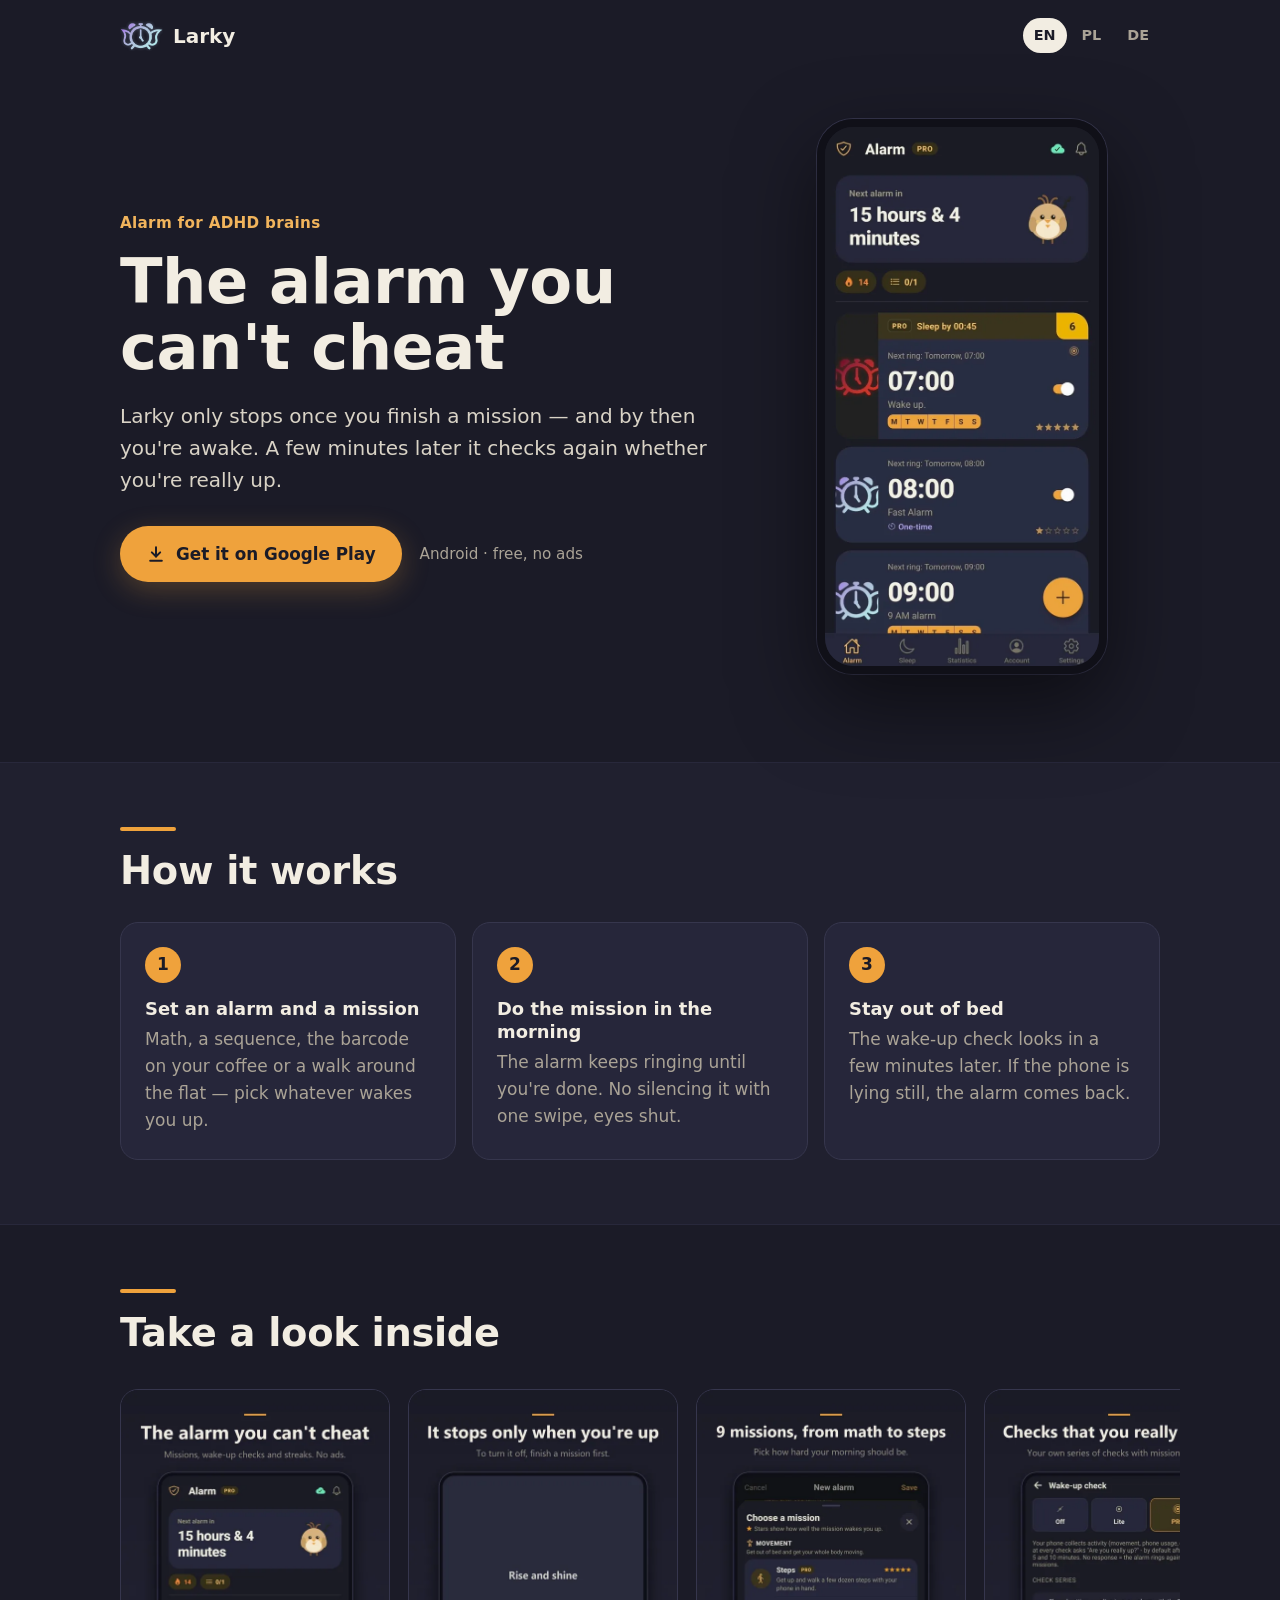
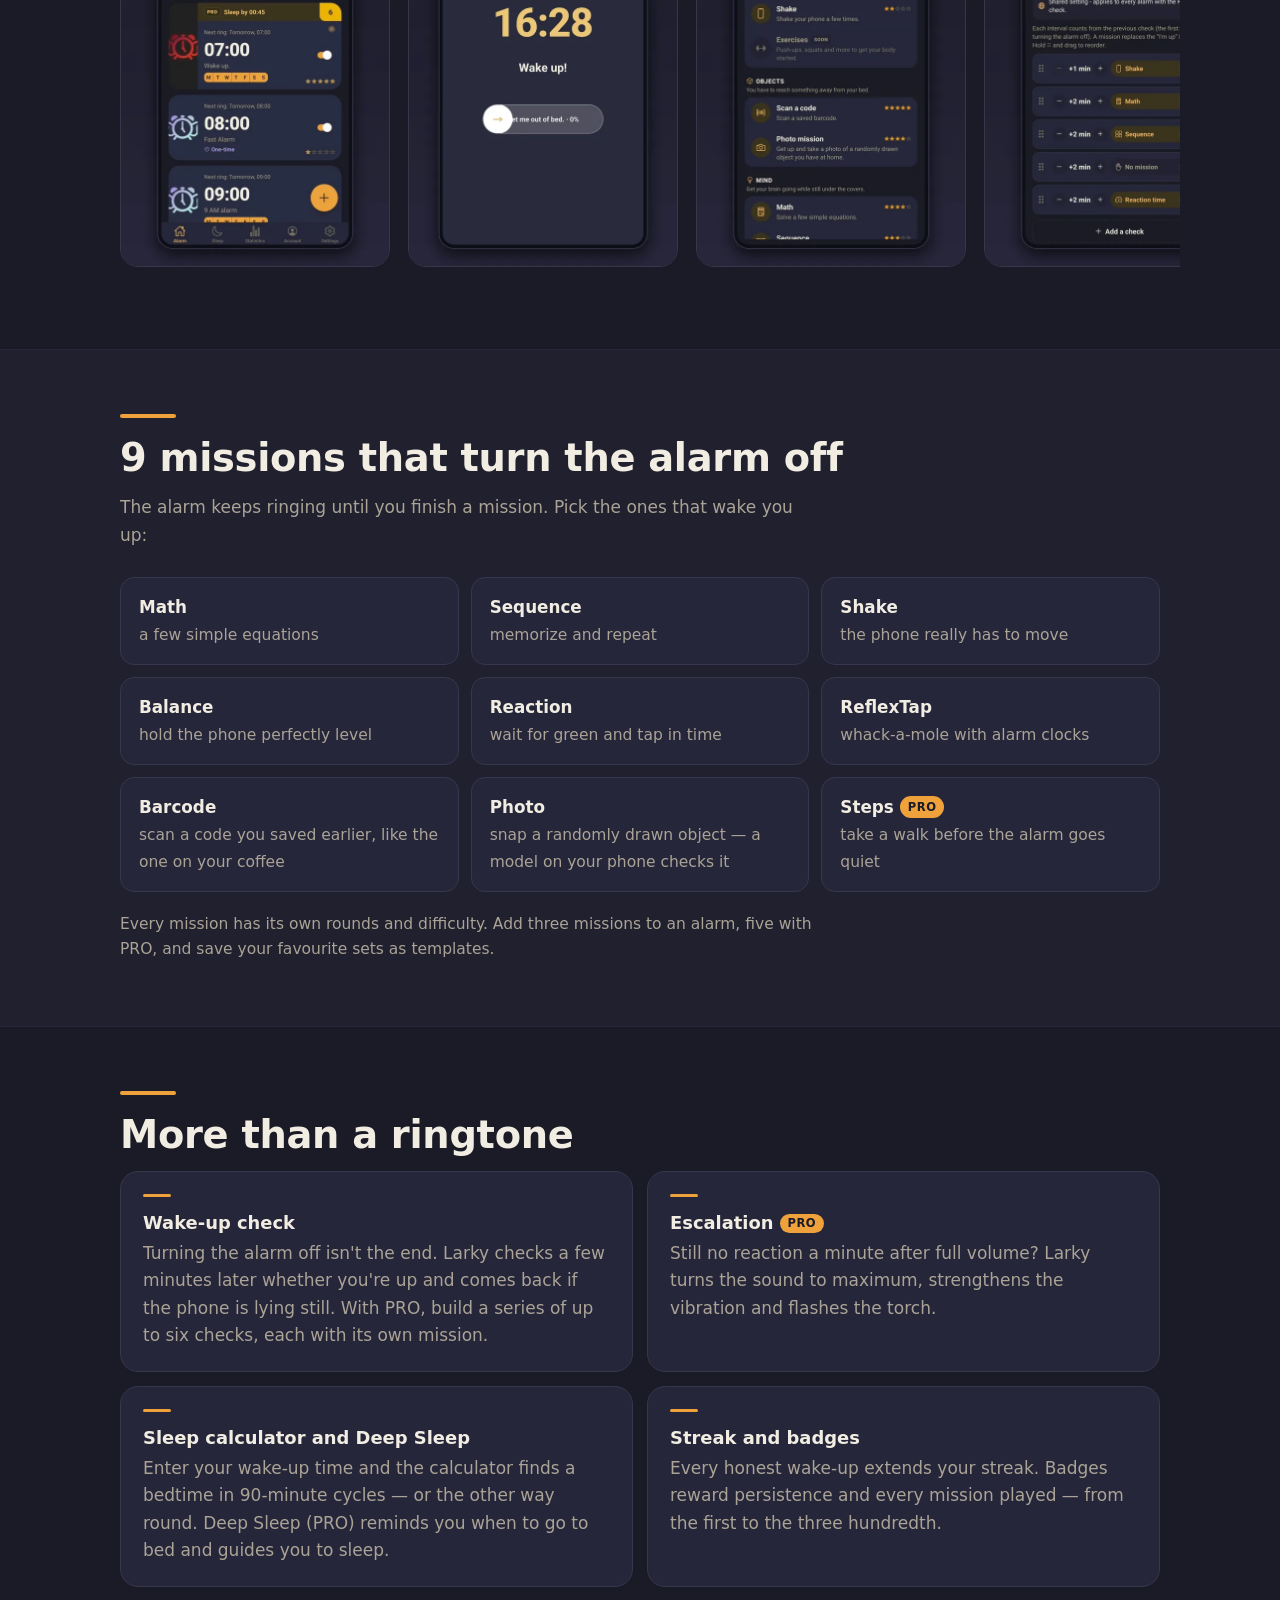
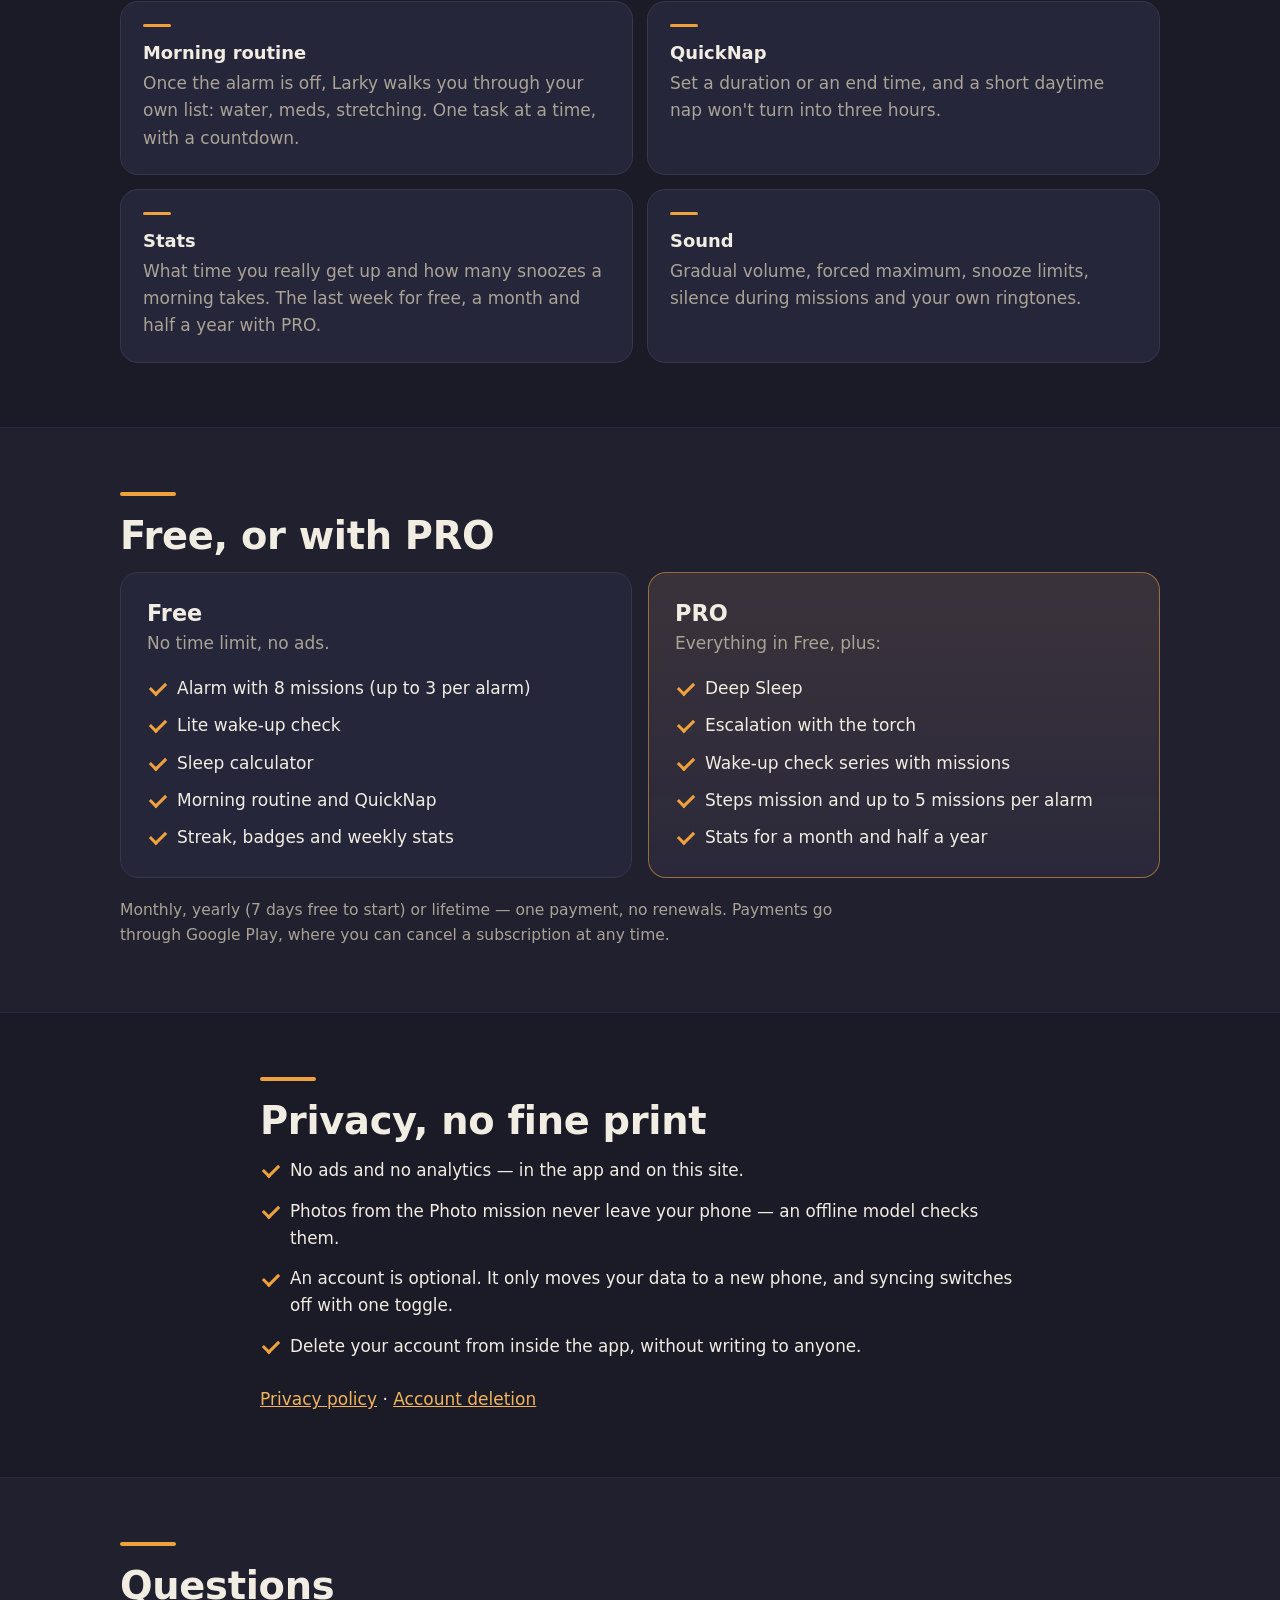
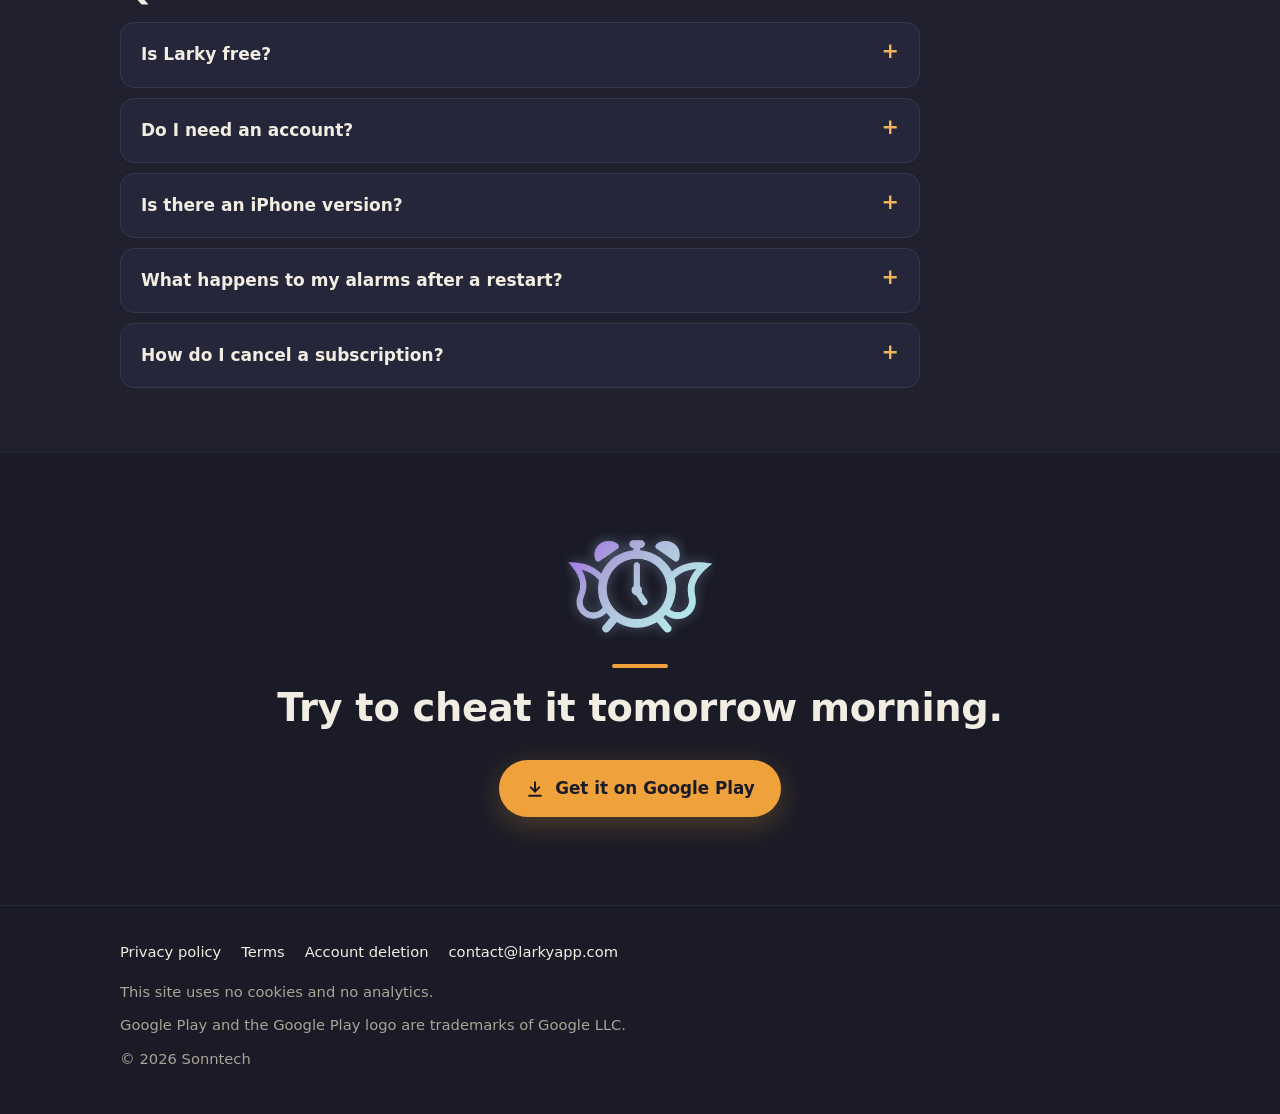
<file: index.html>
<!doctype html>
<html lang="en">
<head>
<meta charset="utf-8">
<meta name="viewport" content="width=device-width, initial-scale=1">
<title>Larky — the alarm you can&#x27;t cheat | Android</title>
<meta name="description" content="An Android alarm with missions. It turns off only when you&#x27;re really up: math, barcode, steps and a wake-up check. Free, no ads.">
<link rel="canonical" href="https://larkyapp.com/">
<link rel="alternate" hreflang="en" href="https://larkyapp.com/">
<link rel="alternate" hreflang="pl" href="https://larkyapp.com/pl/">
<link rel="alternate" hreflang="de" href="https://larkyapp.com/de/">
<link rel="alternate" hreflang="x-default" href="https://larkyapp.com/">
<meta property="og:type" content="website">
<meta property="og:site_name" content="Larky">
<meta property="og:title" content="Larky — the alarm you can&#x27;t cheat | Android">
<meta property="og:description" content="An Android alarm with missions. It turns off only when you&#x27;re really up: math, barcode, steps and a wake-up check. Free, no ads.">
<meta property="og:url" content="https://larkyapp.com/">
<meta property="og:image" content="https://larkyapp.com/assets/og-en.png">
<meta property="og:image:width" content="1024">
<meta property="og:image:height" content="500">
<meta property="og:locale" content="en_US">
<meta name="twitter:card" content="summary_large_image">
<meta name="theme-color" content="#1b1b27">
<link rel="icon" type="image/png" href="assets/favicon.png">
<link rel="apple-touch-icon" href="assets/apple-touch-icon.png">
<link rel="stylesheet" href="style.css">
<script>(function(){try{var c=localStorage.getItem('larky-lang');if(c==='pl'||c==='de'){location.replace(c+'/');return}if(c==='en')return;var l=((navigator.languages&&navigator.languages[0])||navigator.language||'').toLowerCase();if(l.indexOf('pl')===0)location.replace('pl/');else if(l.indexOf('de')===0)location.replace('de/')}catch(e){}})();</script>
</head>
<body>
<header class="top">
<a class="brand" href="./"><img src="assets/logo.webp" alt="" width="286" height="200">Larky</a>
<nav class="langs" aria-label="Language"><a href="./" hreflang="en" lang="en" title="English" aria-current="page" onclick="try{localStorage.setItem('larky-lang','en')}catch(e){}">EN</a><a href="pl/" hreflang="pl" lang="pl" title="Polski" onclick="try{localStorage.setItem('larky-lang','pl')}catch(e){}">PL</a><a href="de/" hreflang="de" lang="de" title="Deutsch" onclick="try{localStorage.setItem('larky-lang','de')}catch(e){}">DE</a></nav>
</header>
<main>
<section class="hero">
<div class="wrap">
<div>
<p class="eyebrow">Alarm for ADHD brains</p>
<h1>The alarm you can&#x27;t cheat</h1>
<p class="lead">Larky only stops once you finish a mission — and by then you&#x27;re awake. A few minutes later it checks again whether you&#x27;re really up.</p>
<div class="cta">
<a class="btn" href="https://play.google.com/store/apps/details?id=com.sonntech.larky&amp;referrer=utm_source%3Dlarkyapp.com%26utm_medium%3Dwebsite"><svg viewBox="0 0 24 24" aria-hidden="true" fill="none" stroke="currentColor" stroke-width="2.4" stroke-linecap="round" stroke-linejoin="round"><path d="M12 4v11"/><path d="m7 10 5 5 5-5"/><path d="M5 20h14"/></svg>Get it on Google Play</a>
<span class="note">Android · free, no ads</span>
</div>
</div>
<div class="phone"><img src="assets/en/hero.webp" alt="Larky alarm list with the streak and time to the next alarm" width="600" height="1181" fetchpriority="high"></div>
</div>
</section>
<section class="alt" id="how">
<div class="wrap">
<h2>How it works</h2>
<ol class="steps">
<li><h3>Set an alarm and a mission</h3><p>Math, a sequence, the barcode on your coffee or a walk around the flat — pick whatever wakes you up.</p></li>
<li><h3>Do the mission in the morning</h3><p>The alarm keeps ringing until you&#x27;re done. No silencing it with one swipe, eyes shut.</p></li>
<li><h3>Stay out of bed</h3><p>The wake-up check looks in a few minutes later. If the phone is lying still, the alarm comes back.</p></li>
</ol>
</div>
</section>
<section id="screens">
<div class="wrap">
<h2>Take a look inside</h2>
<div class="gallery" tabindex="0" role="region" aria-label="Take a look inside">
<img src="assets/en/01.webp" alt="Alarm list: the alarm you can&#x27;t cheat" width="540" height="960" loading="lazy">
<img src="assets/en/02.webp" alt="Ringing screen: it stops only when you&#x27;re up" width="540" height="960" loading="lazy">
<img src="assets/en/03.webp" alt="Mission picker: 9 missions, from math to steps" width="540" height="960" loading="lazy">
<img src="assets/en/04.webp" alt="Wake-up check: checks that you really got up" width="540" height="960" loading="lazy">
<img src="assets/en/05.webp" alt="Streak and badges: a streak that gets you up" width="540" height="960" loading="lazy">
<img src="assets/en/06.webp" alt="Sleep calculator: sleep in full cycles" width="540" height="960" loading="lazy">
</div>
</div>
</section>
<section class="alt" id="missions">
<div class="wrap">
<h2>9 missions that turn the alarm off</h2>
<p class="intro">The alarm keeps ringing until you finish a mission. Pick the ones that wake you up:</p>
<ul class="missions">
<li><strong>Math</strong><span class="desc">a few simple equations</span></li>
<li><strong>Sequence</strong><span class="desc">memorize and repeat</span></li>
<li><strong>Shake</strong><span class="desc">the phone really has to move</span></li>
<li><strong>Balance</strong><span class="desc">hold the phone perfectly level</span></li>
<li><strong>Reaction</strong><span class="desc">wait for green and tap in time</span></li>
<li><strong>ReflexTap</strong><span class="desc">whack-a-mole with alarm clocks</span></li>
<li><strong>Barcode</strong><span class="desc">scan a code you saved earlier, like the one on your coffee</span></li>
<li><strong>Photo</strong><span class="desc">snap a randomly drawn object — a model on your phone checks it</span></li>
<li><strong>Steps<span class="pro">PRO</span></strong><span class="desc">take a walk before the alarm goes quiet</span></li>
</ul>
<p class="small">Every mission has its own rounds and difficulty. Add three missions to an alarm, five with PRO, and save your favourite sets as templates.</p>
</div>
</section>
<section id="features">
<div class="wrap">
<h2>More than a ringtone</h2>
<div class="cards">
<article class="card"><h3>Wake-up check</h3><p>Turning the alarm off isn&#x27;t the end. Larky checks a few minutes later whether you&#x27;re up and comes back if the phone is lying still. With PRO, build a series of up to six checks, each with its own mission.</p></article>
<article class="card"><h3>Escalation<span class="pro">PRO</span></h3><p>Still no reaction a minute after full volume? Larky turns the sound to maximum, strengthens the vibration and flashes the torch.</p></article>
<article class="card"><h3>Sleep calculator and Deep Sleep</h3><p>Enter your wake-up time and the calculator finds a bedtime in 90-minute cycles — or the other way round. Deep Sleep (PRO) reminds you when to go to bed and guides you to sleep.</p></article>
<article class="card"><h3>Streak and badges</h3><p>Every honest wake-up extends your streak. Badges reward persistence and every mission played — from the first to the three hundredth.</p></article>
<article class="card"><h3>Morning routine</h3><p>Once the alarm is off, Larky walks you through your own list: water, meds, stretching. One task at a time, with a countdown.</p></article>
<article class="card"><h3>QuickNap</h3><p>Set a duration or an end time, and a short daytime nap won&#x27;t turn into three hours.</p></article>
<article class="card"><h3>Stats</h3><p>What time you really get up and how many snoozes a morning takes. The last week for free, a month and half a year with PRO.</p></article>
<article class="card"><h3>Sound</h3><p>Gradual volume, forced maximum, snooze limits, silence during missions and your own ringtones.</p></article>
</div>
</div>
</section>
<section class="alt" id="pro">
<div class="wrap">
<h2>Free, or with PRO</h2>
<div class="plans">
<div class="plan">
<h3>Free</h3>
<p class="sub">No time limit, no ads.</p>
<ul class="checks">
<li>Alarm with 8 missions (up to 3 per alarm)</li>
<li>Lite wake-up check</li>
<li>Sleep calculator</li>
<li>Morning routine and QuickNap</li>
<li>Streak, badges and weekly stats</li>
</ul>
</div>
<div class="plan is-pro">
<h3>PRO</h3>
<p class="sub">Everything in Free, plus:</p>
<ul class="checks">
<li>Deep Sleep</li>
<li>Escalation with the torch</li>
<li>Wake-up check series with missions</li>
<li>Steps mission and up to 5 missions per alarm</li>
<li>Stats for a month and half a year</li>
</ul>
</div>
</div>
<p class="small">Monthly, yearly (7 days free to start) or lifetime — one payment, no renewals. Payments go through Google Play, where you can cancel a subscription at any time.</p>
</div>
</section>
<section id="privacy">
<div class="wrap narrow">
<h2>Privacy, no fine print</h2>
<ul class="checks big">
<li>No ads and no analytics — in the app and on this site.</li>
<li>Photos from the Photo mission never leave your phone — an offline model checks them.</li>
<li>An account is optional. It only moves your data to a new phone, and syncing switches off with one toggle.</li>
<li>Delete your account from inside the app, without writing to anyone.</li>
</ul>
<p class="links"><a href="docs/www/privacy-policy.html">Privacy policy</a> · <a href="docs/www/account-deletion.html">Account deletion</a></p>
</div>
</section>
<section class="alt" id="faq">
<div class="wrap">
<h2>Questions</h2>
<div class="faq">
<details><summary>Is Larky free?</summary><p>Yes. The alarm, eight missions and the Lite wake-up check are free, with no time limit and no ads. PRO is optional.</p></details>
<details><summary>Do I need an account?</summary><p>No. Larky works fully without one. An account only helps when you switch phones.</p></details>
<details><summary>Is there an iPhone version?</summary><p>Not yet — for now Larky is Android only.</p></details>
<details><summary>What happens to my alarms after a restart?</summary><p>They come back on their own: Larky sets them again once the phone restarts.</p></details>
<details><summary>How do I cancel a subscription?</summary><p>In the Google Play Store: profile icon → Payments &amp; subscriptions → Subscriptions. PRO stays active until the end of the paid period.</p></details>
</div>
</div>
</section>
<section class="final">
<div class="wrap">
<img src="assets/logo.webp" alt="" width="286" height="200" loading="lazy">
<h2>Try to cheat it tomorrow morning.</h2>
<a class="btn" href="https://play.google.com/store/apps/details?id=com.sonntech.larky&amp;referrer=utm_source%3Dlarkyapp.com%26utm_medium%3Dwebsite"><svg viewBox="0 0 24 24" aria-hidden="true" fill="none" stroke="currentColor" stroke-width="2.4" stroke-linecap="round" stroke-linejoin="round"><path d="M12 4v11"/><path d="m7 10 5 5 5-5"/><path d="M5 20h14"/></svg>Get it on Google Play</a>
</div>
</section>
</main>
<footer>
<div class="wrap">
<nav aria-label="Documents and contact"><a href="docs/www/privacy-policy.html">Privacy policy</a><a href="docs/www/terms.html">Terms</a><a href="docs/www/account-deletion.html">Account deletion</a><a href="mailto:contact@larkyapp.com">contact@larkyapp.com</a></nav>
<p>This site uses no cookies and no analytics.</p>
<p>Google Play and the Google Play logo are trademarks of Google LLC.</p>
<p>&copy; 2026 Sonntech</p>
</div>
</footer>
</body>
</html>
</file>
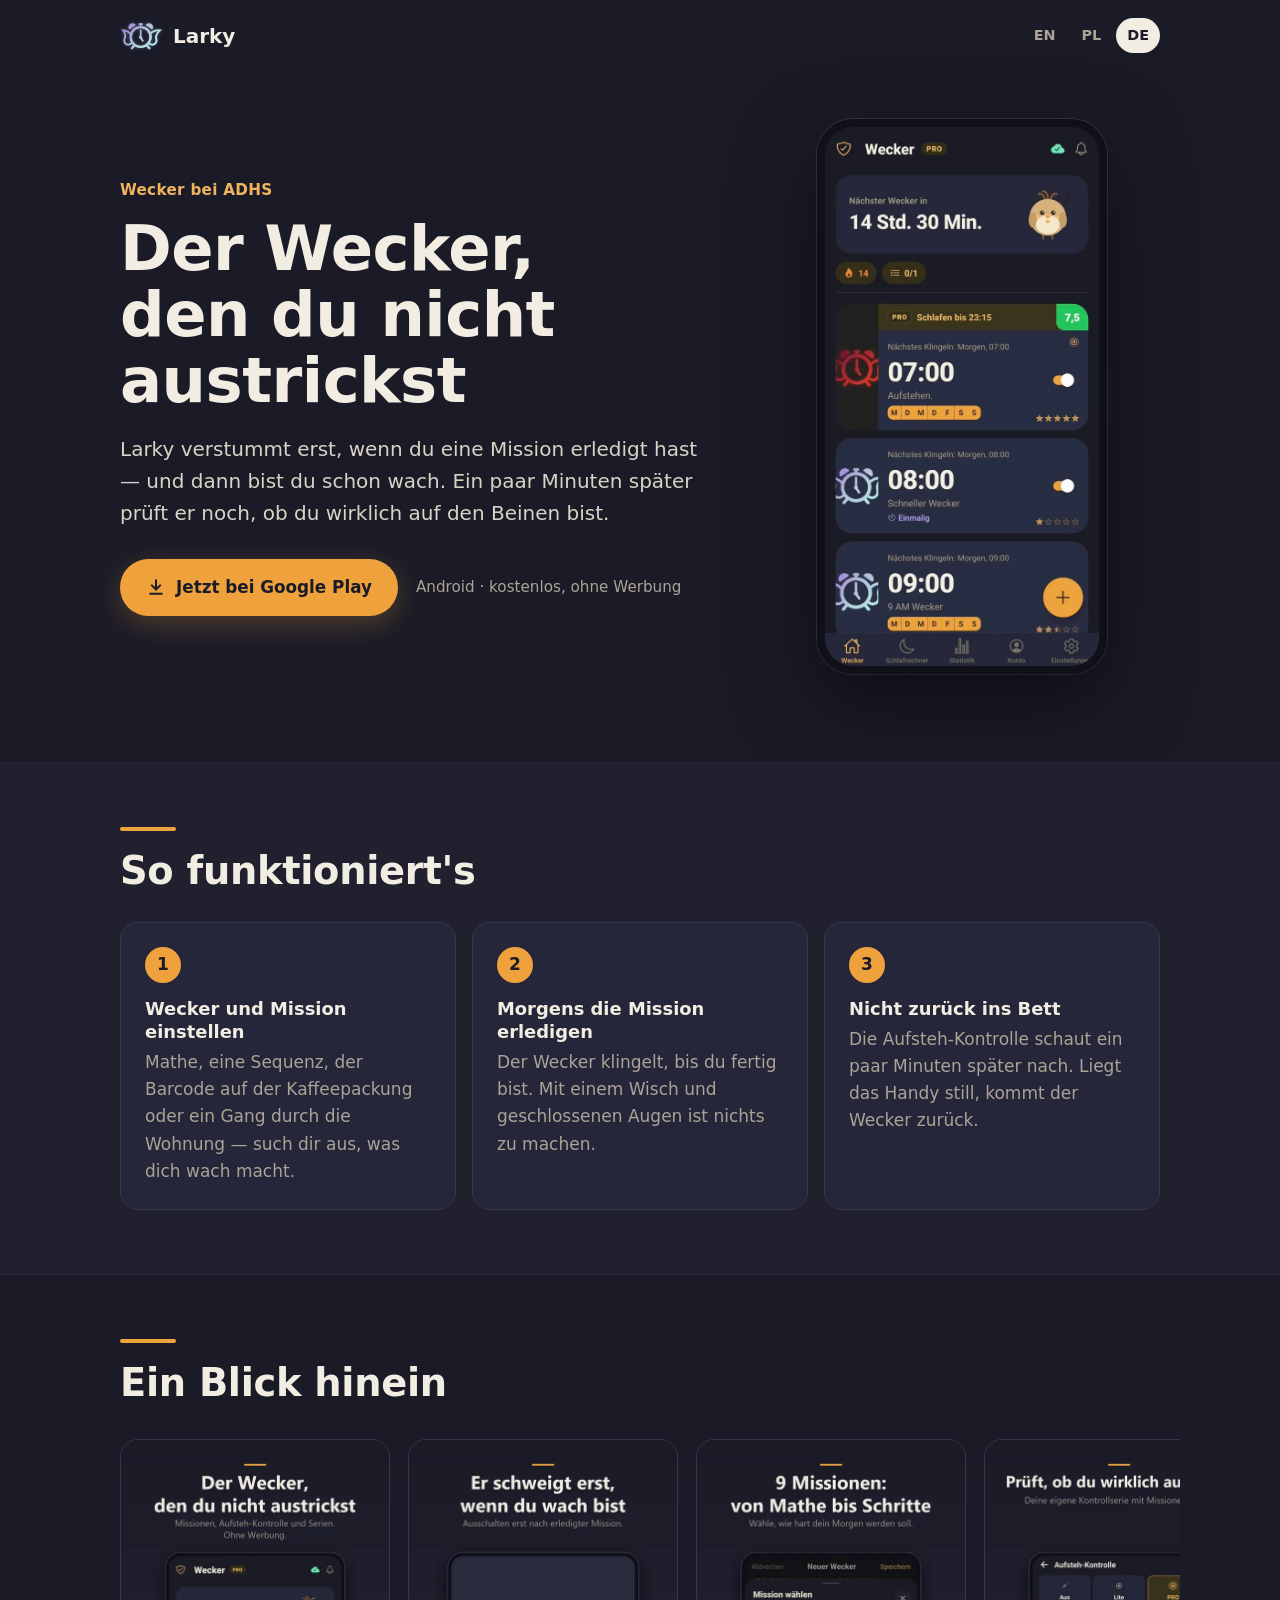
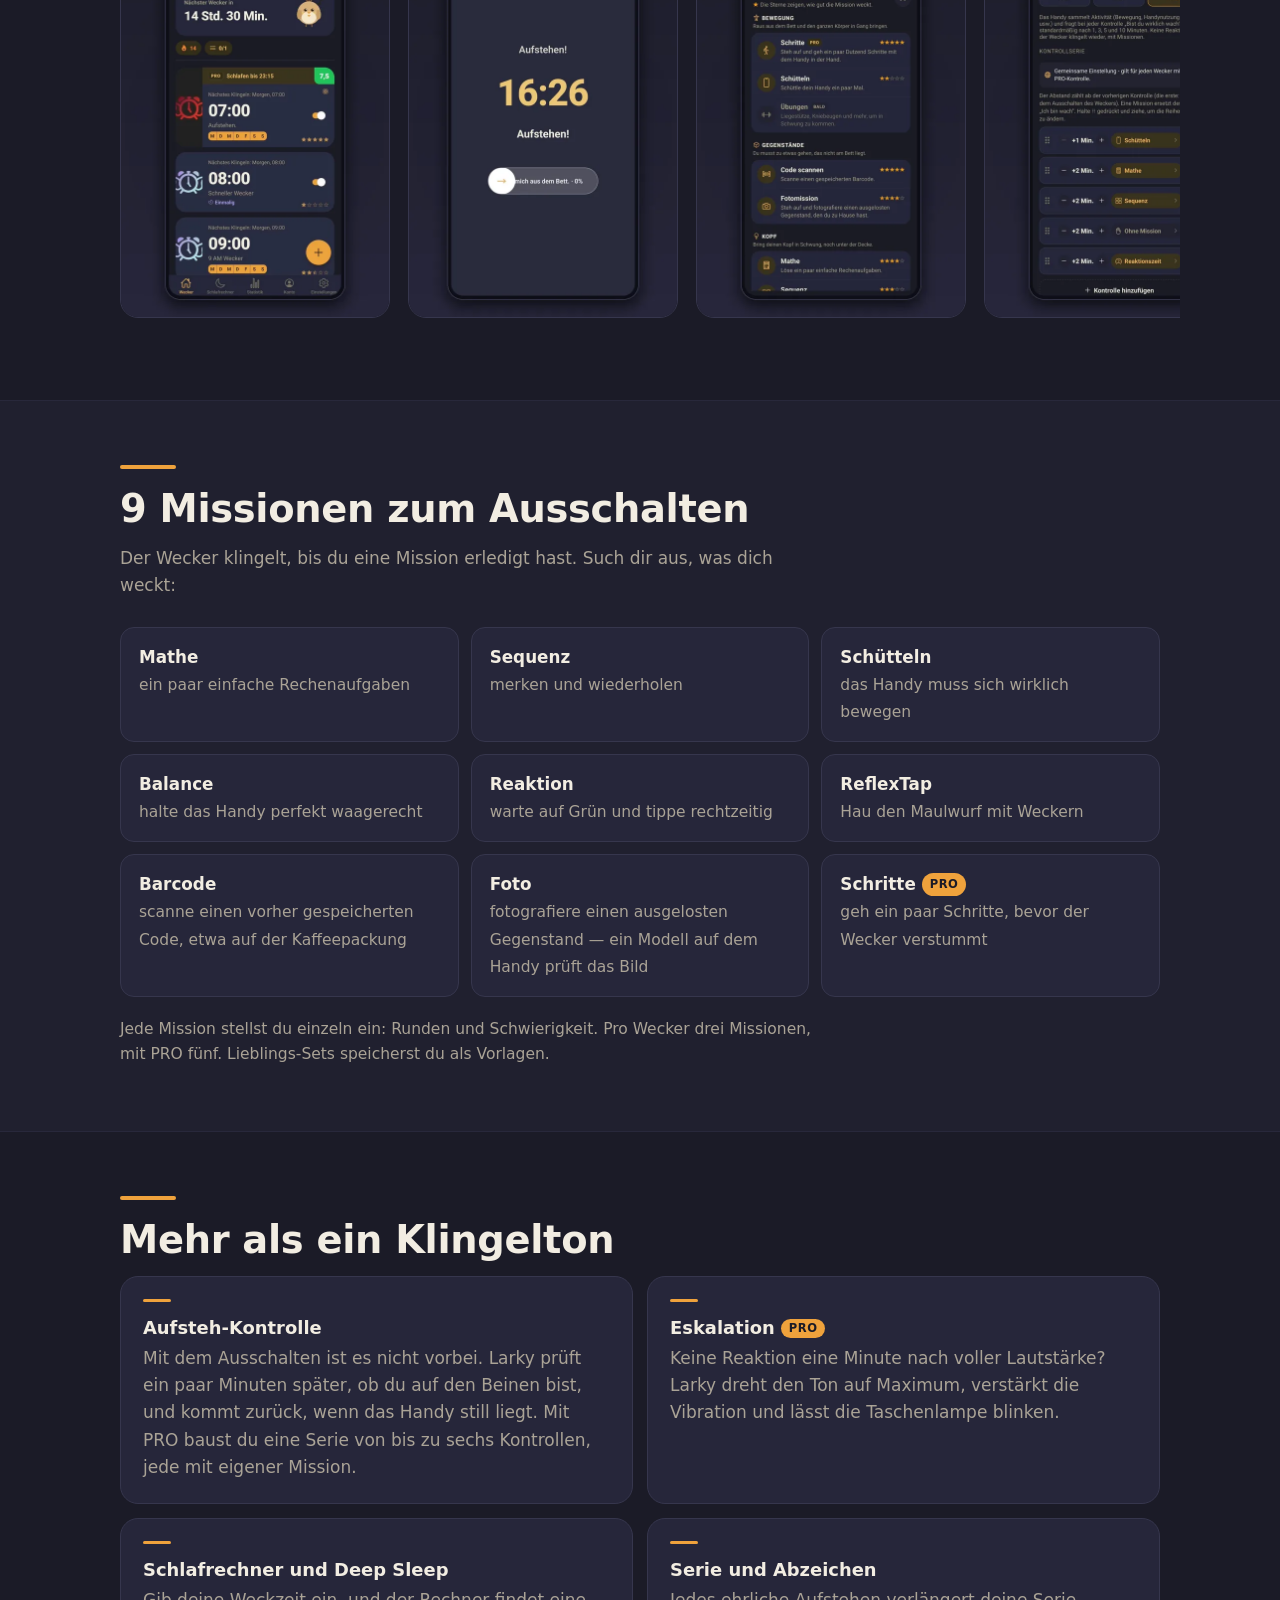
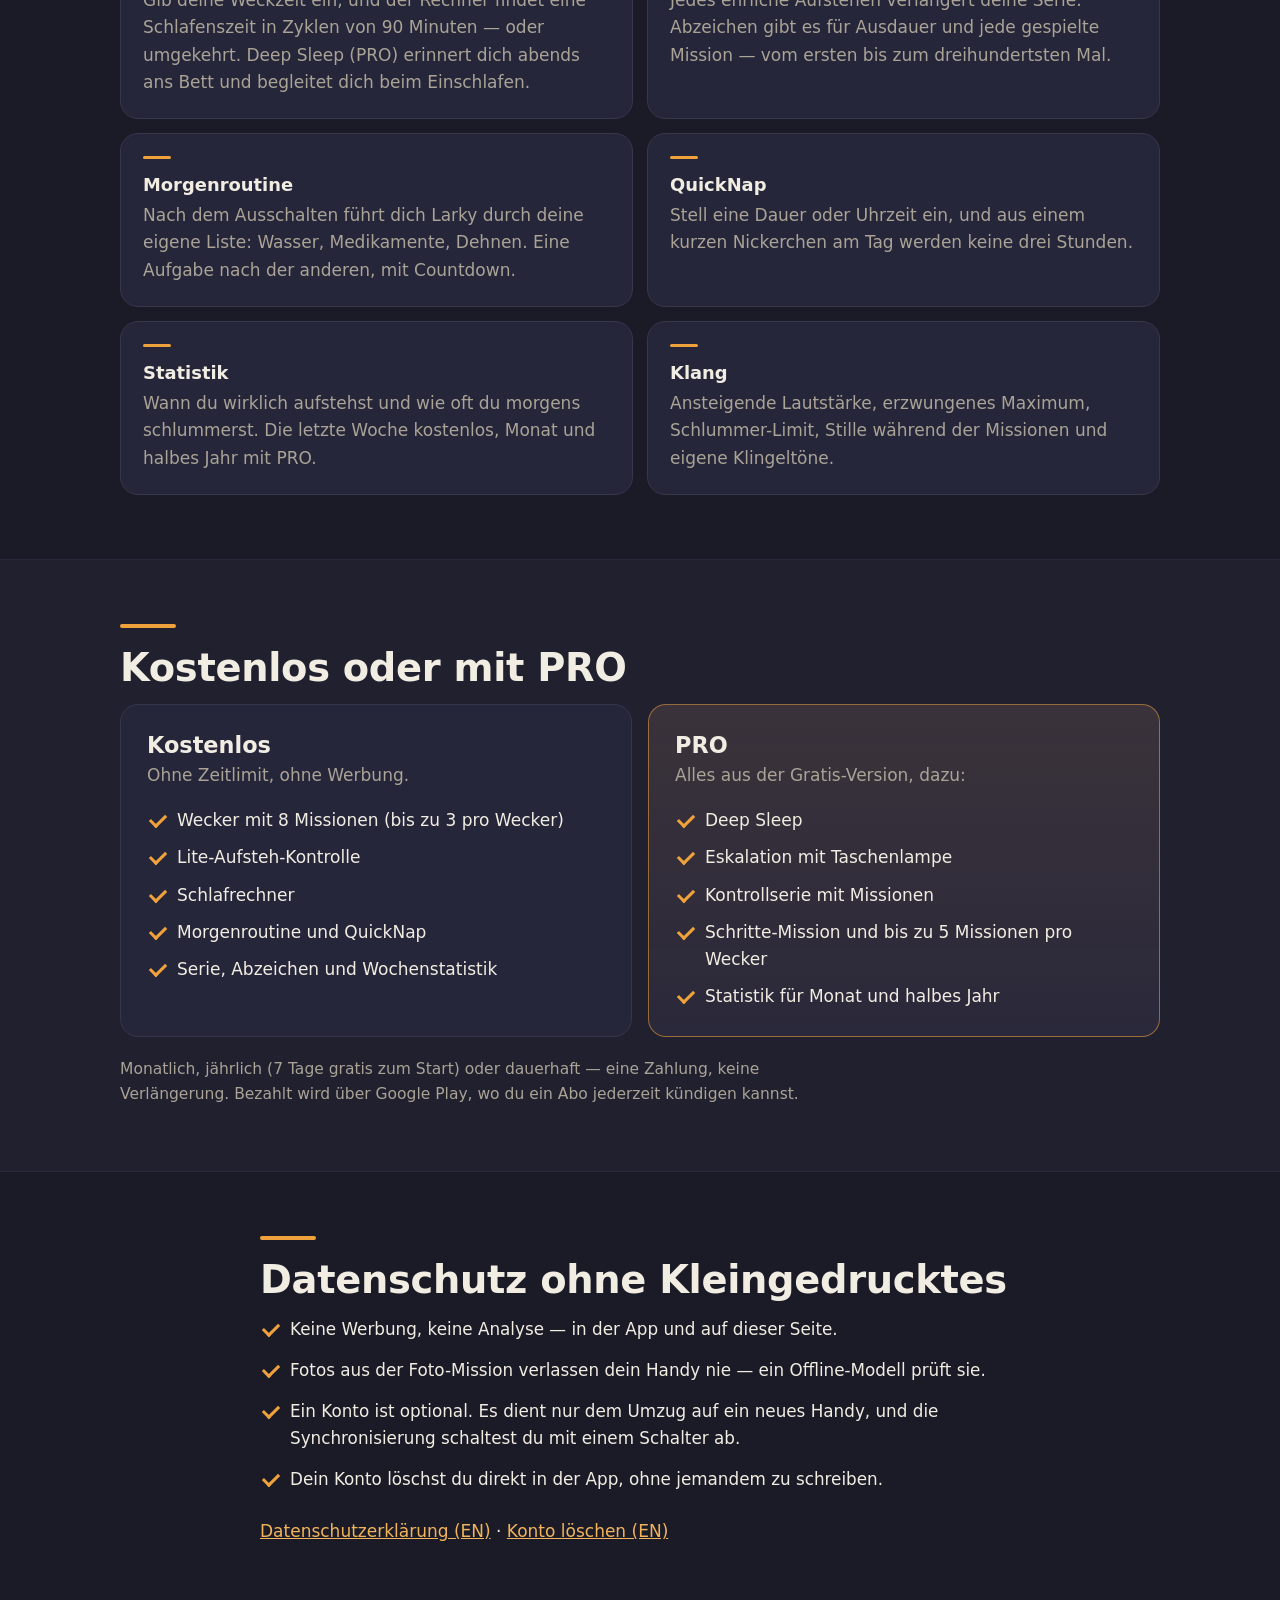
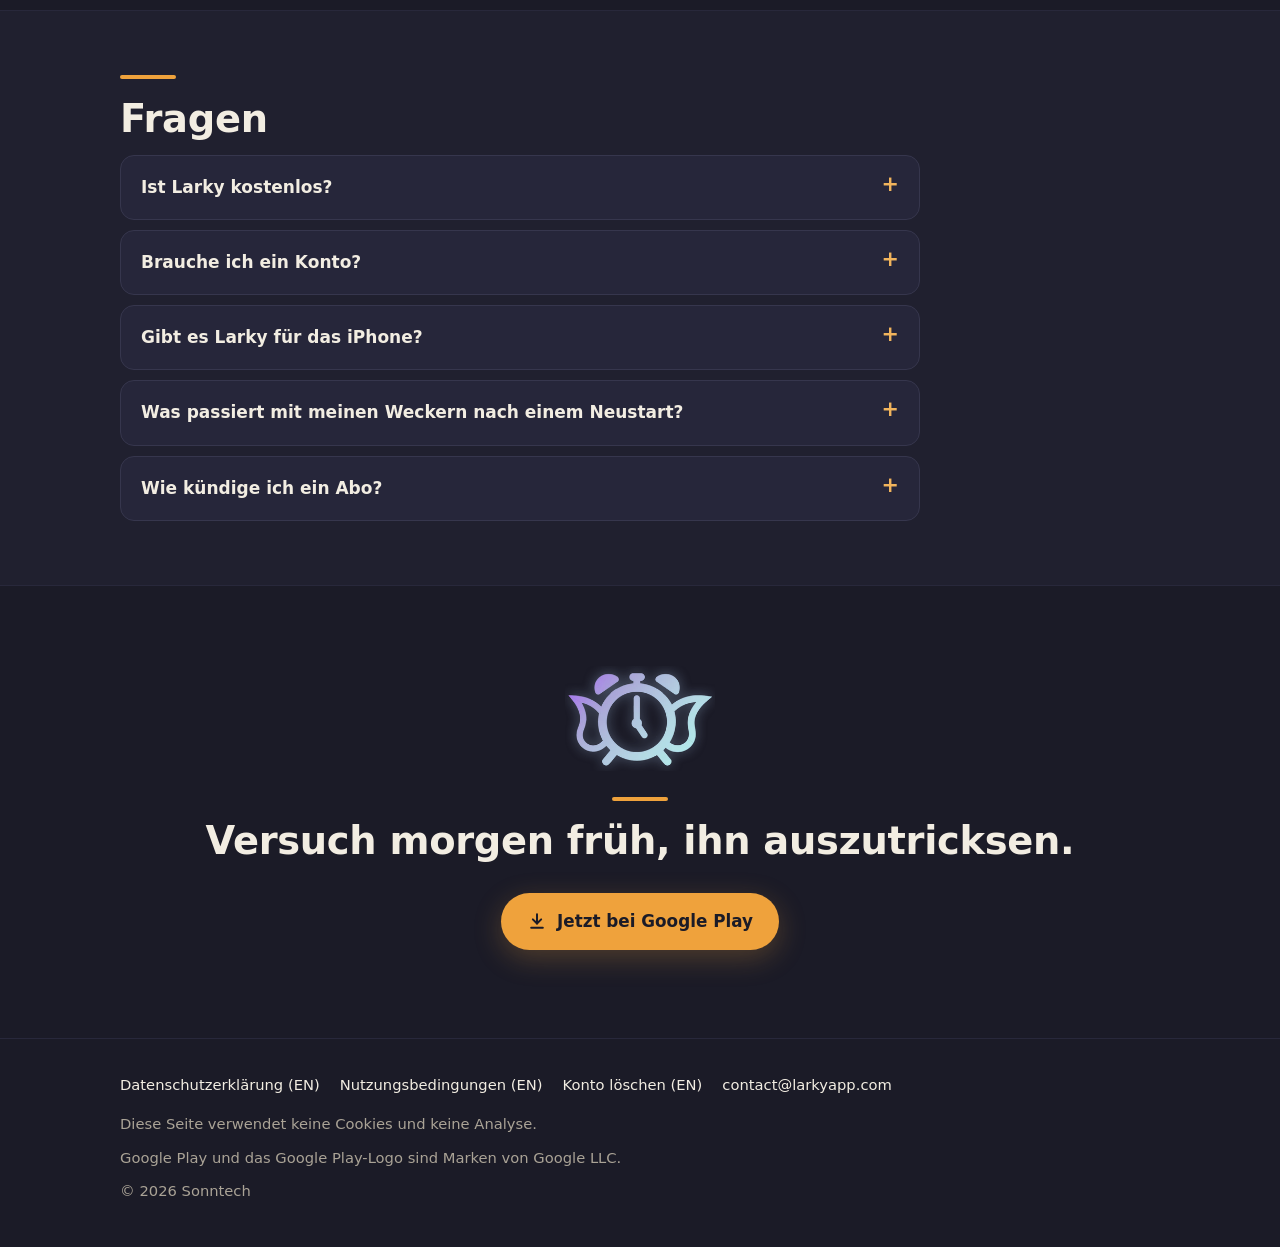
<file: de/index.html>
<!doctype html>
<html lang="de">
<head>
<meta charset="utf-8">
<meta name="viewport" content="width=device-width, initial-scale=1">
<title>Larky — der Wecker, den du nicht austrickst | Android</title>
<meta name="description" content="Wecker mit Missionen für Android. Er geht erst aus, wenn du wirklich wach bist: Mathe, Barcode, Schritte und Aufsteh-Kontrolle. Kostenlos, ohne Werbung.">
<link rel="canonical" href="https://larkyapp.com/de/">
<link rel="alternate" hreflang="en" href="https://larkyapp.com/">
<link rel="alternate" hreflang="pl" href="https://larkyapp.com/pl/">
<link rel="alternate" hreflang="de" href="https://larkyapp.com/de/">
<link rel="alternate" hreflang="x-default" href="https://larkyapp.com/">
<meta property="og:type" content="website">
<meta property="og:site_name" content="Larky">
<meta property="og:title" content="Larky — der Wecker, den du nicht austrickst | Android">
<meta property="og:description" content="Wecker mit Missionen für Android. Er geht erst aus, wenn du wirklich wach bist: Mathe, Barcode, Schritte und Aufsteh-Kontrolle. Kostenlos, ohne Werbung.">
<meta property="og:url" content="https://larkyapp.com/de/">
<meta property="og:image" content="https://larkyapp.com/assets/og-de.png">
<meta property="og:image:width" content="1024">
<meta property="og:image:height" content="500">
<meta property="og:locale" content="de_DE">
<meta name="twitter:card" content="summary_large_image">
<meta name="theme-color" content="#1b1b27">
<link rel="icon" type="image/png" href="../assets/favicon.png">
<link rel="apple-touch-icon" href="../assets/apple-touch-icon.png">
<link rel="stylesheet" href="../style.css">

</head>
<body>
<header class="top">
<a class="brand" href="./"><img src="../assets/logo.webp" alt="" width="286" height="200">Larky</a>
<nav class="langs" aria-label="Sprache"><a href="../" hreflang="en" lang="en" title="English" onclick="try{localStorage.setItem('larky-lang','en')}catch(e){}">EN</a><a href="../pl/" hreflang="pl" lang="pl" title="Polski" onclick="try{localStorage.setItem('larky-lang','pl')}catch(e){}">PL</a><a href="../de/" hreflang="de" lang="de" title="Deutsch" aria-current="page" onclick="try{localStorage.setItem('larky-lang','de')}catch(e){}">DE</a></nav>
</header>
<main>
<section class="hero">
<div class="wrap">
<div>
<p class="eyebrow">Wecker bei ADHS</p>
<h1>Der Wecker, den du nicht austrickst</h1>
<p class="lead">Larky verstummt erst, wenn du eine Mission erledigt hast — und dann bist du schon wach. Ein paar Minuten später prüft er noch, ob du wirklich auf den Beinen bist.</p>
<div class="cta">
<a class="btn" href="https://play.google.com/store/apps/details?id=com.sonntech.larky&amp;hl=de&amp;referrer=utm_source%3Dlarkyapp.com%26utm_medium%3Dwebsite"><svg viewBox="0 0 24 24" aria-hidden="true" fill="none" stroke="currentColor" stroke-width="2.4" stroke-linecap="round" stroke-linejoin="round"><path d="M12 4v11"/><path d="m7 10 5 5 5-5"/><path d="M5 20h14"/></svg>Jetzt bei Google Play</a>
<span class="note">Android · kostenlos, ohne Werbung</span>
</div>
</div>
<div class="phone"><img src="../assets/de/hero.webp" alt="Weckerliste in Larky mit Serie und Zeit bis zum nächsten Wecker" width="600" height="1181" fetchpriority="high"></div>
</div>
</section>
<section class="alt" id="how">
<div class="wrap">
<h2>So funktioniert&#x27;s</h2>
<ol class="steps">
<li><h3>Wecker und Mission einstellen</h3><p>Mathe, eine Sequenz, der Barcode auf der Kaffeepackung oder ein Gang durch die Wohnung — such dir aus, was dich wach macht.</p></li>
<li><h3>Morgens die Mission erledigen</h3><p>Der Wecker klingelt, bis du fertig bist. Mit einem Wisch und geschlossenen Augen ist nichts zu machen.</p></li>
<li><h3>Nicht zurück ins Bett</h3><p>Die Aufsteh-Kontrolle schaut ein paar Minuten später nach. Liegt das Handy still, kommt der Wecker zurück.</p></li>
</ol>
</div>
</section>
<section id="screens">
<div class="wrap">
<h2>Ein Blick hinein</h2>
<div class="gallery" tabindex="0" role="region" aria-label="Ein Blick hinein">
<img src="../assets/de/01.webp" alt="Weckerliste: der Wecker, den du nicht austrickst" width="540" height="960" loading="lazy">
<img src="../assets/de/02.webp" alt="Klingelbildschirm: er schweigt erst, wenn du wach bist" width="540" height="960" loading="lazy">
<img src="../assets/de/03.webp" alt="Missionsauswahl: 9 Missionen, von Mathe bis Schritte" width="540" height="960" loading="lazy">
<img src="../assets/de/04.webp" alt="Aufsteh-Kontrolle: prüft, ob du wirklich aufstehst" width="540" height="960" loading="lazy">
<img src="../assets/de/05.webp" alt="Serie und Abzeichen: eine Serie, die dich weckt" width="540" height="960" loading="lazy">
<img src="../assets/de/06.webp" alt="Schlafrechner: schlaf in ganzen Zyklen" width="540" height="960" loading="lazy">
</div>
</div>
</section>
<section class="alt" id="missions">
<div class="wrap">
<h2>9 Missionen zum Ausschalten</h2>
<p class="intro">Der Wecker klingelt, bis du eine Mission erledigt hast. Such dir aus, was dich weckt:</p>
<ul class="missions">
<li><strong>Mathe</strong><span class="desc">ein paar einfache Rechenaufgaben</span></li>
<li><strong>Sequenz</strong><span class="desc">merken und wiederholen</span></li>
<li><strong>Schütteln</strong><span class="desc">das Handy muss sich wirklich bewegen</span></li>
<li><strong>Balance</strong><span class="desc">halte das Handy perfekt waagerecht</span></li>
<li><strong>Reaktion</strong><span class="desc">warte auf Grün und tippe rechtzeitig</span></li>
<li><strong>ReflexTap</strong><span class="desc">Hau den Maulwurf mit Weckern</span></li>
<li><strong>Barcode</strong><span class="desc">scanne einen vorher gespeicherten Code, etwa auf der Kaffeepackung</span></li>
<li><strong>Foto</strong><span class="desc">fotografiere einen ausgelosten Gegenstand — ein Modell auf dem Handy prüft das Bild</span></li>
<li><strong>Schritte<span class="pro">PRO</span></strong><span class="desc">geh ein paar Schritte, bevor der Wecker verstummt</span></li>
</ul>
<p class="small">Jede Mission stellst du einzeln ein: Runden und Schwierigkeit. Pro Wecker drei Missionen, mit PRO fünf. Lieblings-Sets speicherst du als Vorlagen.</p>
</div>
</section>
<section id="features">
<div class="wrap">
<h2>Mehr als ein Klingelton</h2>
<div class="cards">
<article class="card"><h3>Aufsteh-Kontrolle</h3><p>Mit dem Ausschalten ist es nicht vorbei. Larky prüft ein paar Minuten später, ob du auf den Beinen bist, und kommt zurück, wenn das Handy still liegt. Mit PRO baust du eine Serie von bis zu sechs Kontrollen, jede mit eigener Mission.</p></article>
<article class="card"><h3>Eskalation<span class="pro">PRO</span></h3><p>Keine Reaktion eine Minute nach voller Lautstärke? Larky dreht den Ton auf Maximum, verstärkt die Vibration und lässt die Taschenlampe blinken.</p></article>
<article class="card"><h3>Schlafrechner und Deep Sleep</h3><p>Gib deine Weckzeit ein, und der Rechner findet eine Schlafenszeit in Zyklen von 90 Minuten — oder umgekehrt. Deep Sleep (PRO) erinnert dich abends ans Bett und begleitet dich beim Einschlafen.</p></article>
<article class="card"><h3>Serie und Abzeichen</h3><p>Jedes ehrliche Aufstehen verlängert deine Serie. Abzeichen gibt es für Ausdauer und jede gespielte Mission — vom ersten bis zum dreihundertsten Mal.</p></article>
<article class="card"><h3>Morgenroutine</h3><p>Nach dem Ausschalten führt dich Larky durch deine eigene Liste: Wasser, Medikamente, Dehnen. Eine Aufgabe nach der anderen, mit Countdown.</p></article>
<article class="card"><h3>QuickNap</h3><p>Stell eine Dauer oder Uhrzeit ein, und aus einem kurzen Nickerchen am Tag werden keine drei Stunden.</p></article>
<article class="card"><h3>Statistik</h3><p>Wann du wirklich aufstehst und wie oft du morgens schlummerst. Die letzte Woche kostenlos, Monat und halbes Jahr mit PRO.</p></article>
<article class="card"><h3>Klang</h3><p>Ansteigende Lautstärke, erzwungenes Maximum, Schlummer-Limit, Stille während der Missionen und eigene Klingeltöne.</p></article>
</div>
</div>
</section>
<section class="alt" id="pro">
<div class="wrap">
<h2>Kostenlos oder mit PRO</h2>
<div class="plans">
<div class="plan">
<h3>Kostenlos</h3>
<p class="sub">Ohne Zeitlimit, ohne Werbung.</p>
<ul class="checks">
<li>Wecker mit 8 Missionen (bis zu 3 pro Wecker)</li>
<li>Lite-Aufsteh-Kontrolle</li>
<li>Schlafrechner</li>
<li>Morgenroutine und QuickNap</li>
<li>Serie, Abzeichen und Wochenstatistik</li>
</ul>
</div>
<div class="plan is-pro">
<h3>PRO</h3>
<p class="sub">Alles aus der Gratis-Version, dazu:</p>
<ul class="checks">
<li>Deep Sleep</li>
<li>Eskalation mit Taschenlampe</li>
<li>Kontrollserie mit Missionen</li>
<li>Schritte-Mission und bis zu 5 Missionen pro Wecker</li>
<li>Statistik für Monat und halbes Jahr</li>
</ul>
</div>
</div>
<p class="small">Monatlich, jährlich (7 Tage gratis zum Start) oder dauerhaft — eine Zahlung, keine Verlängerung. Bezahlt wird über Google Play, wo du ein Abo jederzeit kündigen kannst.</p>
</div>
</section>
<section id="privacy">
<div class="wrap narrow">
<h2>Datenschutz ohne Kleingedrucktes</h2>
<ul class="checks big">
<li>Keine Werbung, keine Analyse — in der App und auf dieser Seite.</li>
<li>Fotos aus der Foto-Mission verlassen dein Handy nie — ein Offline-Modell prüft sie.</li>
<li>Ein Konto ist optional. Es dient nur dem Umzug auf ein neues Handy, und die Synchronisierung schaltest du mit einem Schalter ab.</li>
<li>Dein Konto löschst du direkt in der App, ohne jemandem zu schreiben.</li>
</ul>
<p class="links"><a href="../docs/www/privacy-policy.html">Datenschutzerklärung (EN)</a> · <a href="../docs/www/account-deletion.html">Konto löschen (EN)</a></p>
</div>
</section>
<section class="alt" id="faq">
<div class="wrap">
<h2>Fragen</h2>
<div class="faq">
<details><summary>Ist Larky kostenlos?</summary><p>Ja. Wecker, acht Missionen und die Lite-Aufsteh-Kontrolle sind kostenlos, ohne Zeitlimit und ohne Werbung. PRO ist optional.</p></details>
<details><summary>Brauche ich ein Konto?</summary><p>Nein. Larky funktioniert komplett ohne Konto. Es hilft nur beim Handywechsel.</p></details>
<details><summary>Gibt es Larky für das iPhone?</summary><p>Noch nicht — vorerst gibt es Larky nur für Android.</p></details>
<details><summary>Was passiert mit meinen Weckern nach einem Neustart?</summary><p>Sie kommen von selbst zurück: Nach dem Neustart des Handys stellt Larky sie wieder ein.</p></details>
<details><summary>Wie kündige ich ein Abo?</summary><p>Im Google Play Store: Profilbild → Zahlungen und Abos → Abos. PRO bleibt bis zum Ende des bezahlten Zeitraums aktiv.</p></details>
</div>
</div>
</section>
<section class="final">
<div class="wrap">
<img src="../assets/logo.webp" alt="" width="286" height="200" loading="lazy">
<h2>Versuch morgen früh, ihn auszutricksen.</h2>
<a class="btn" href="https://play.google.com/store/apps/details?id=com.sonntech.larky&amp;hl=de&amp;referrer=utm_source%3Dlarkyapp.com%26utm_medium%3Dwebsite"><svg viewBox="0 0 24 24" aria-hidden="true" fill="none" stroke="currentColor" stroke-width="2.4" stroke-linecap="round" stroke-linejoin="round"><path d="M12 4v11"/><path d="m7 10 5 5 5-5"/><path d="M5 20h14"/></svg>Jetzt bei Google Play</a>
</div>
</section>
</main>
<footer>
<div class="wrap">
<nav aria-label="Dokumente und Kontakt"><a href="../docs/www/privacy-policy.html">Datenschutzerklärung (EN)</a><a href="../docs/www/terms.html">Nutzungsbedingungen (EN)</a><a href="../docs/www/account-deletion.html">Konto löschen (EN)</a><a href="mailto:contact@larkyapp.com">contact@larkyapp.com</a></nav>
<p>Diese Seite verwendet keine Cookies und keine Analyse.</p>
<p>Google Play und das Google Play-Logo sind Marken von Google LLC.</p>
<p>&copy; 2026 Sonntech</p>
</div>
</footer>
</body>
</html>
</file>
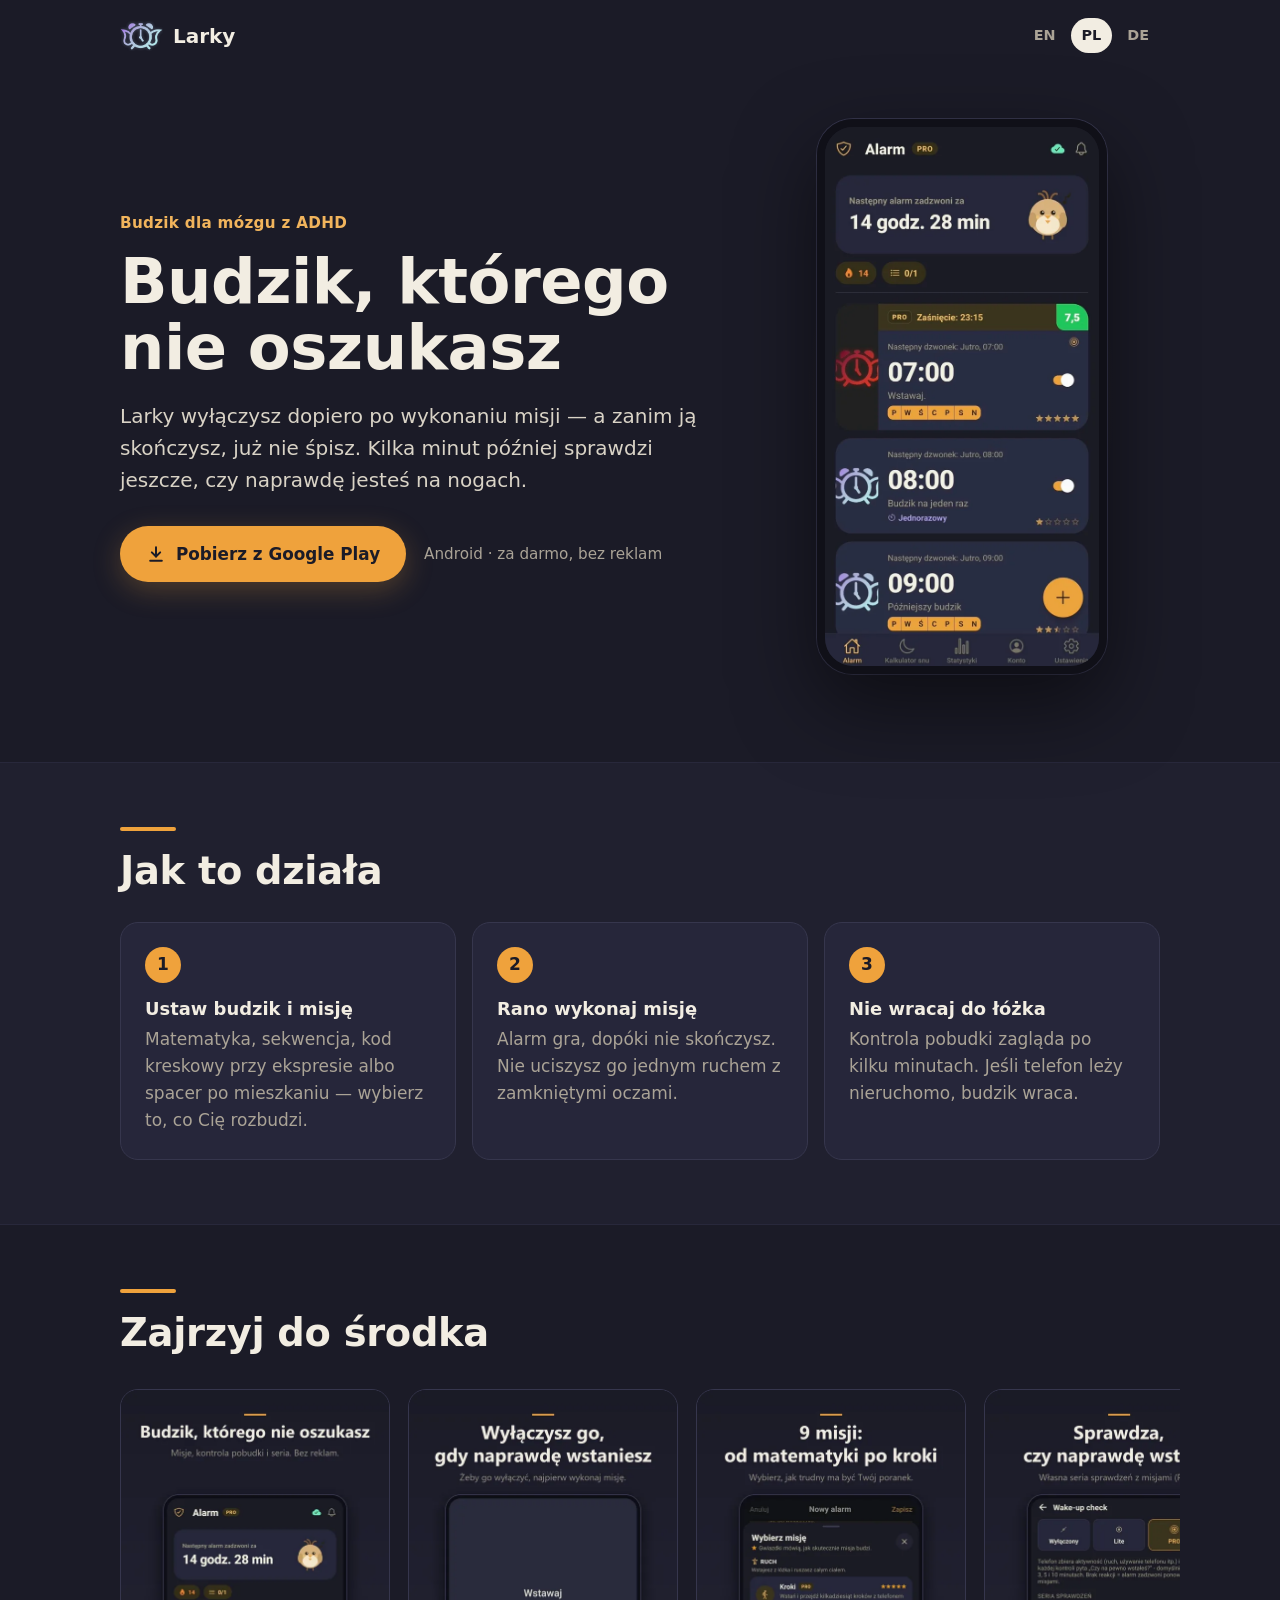
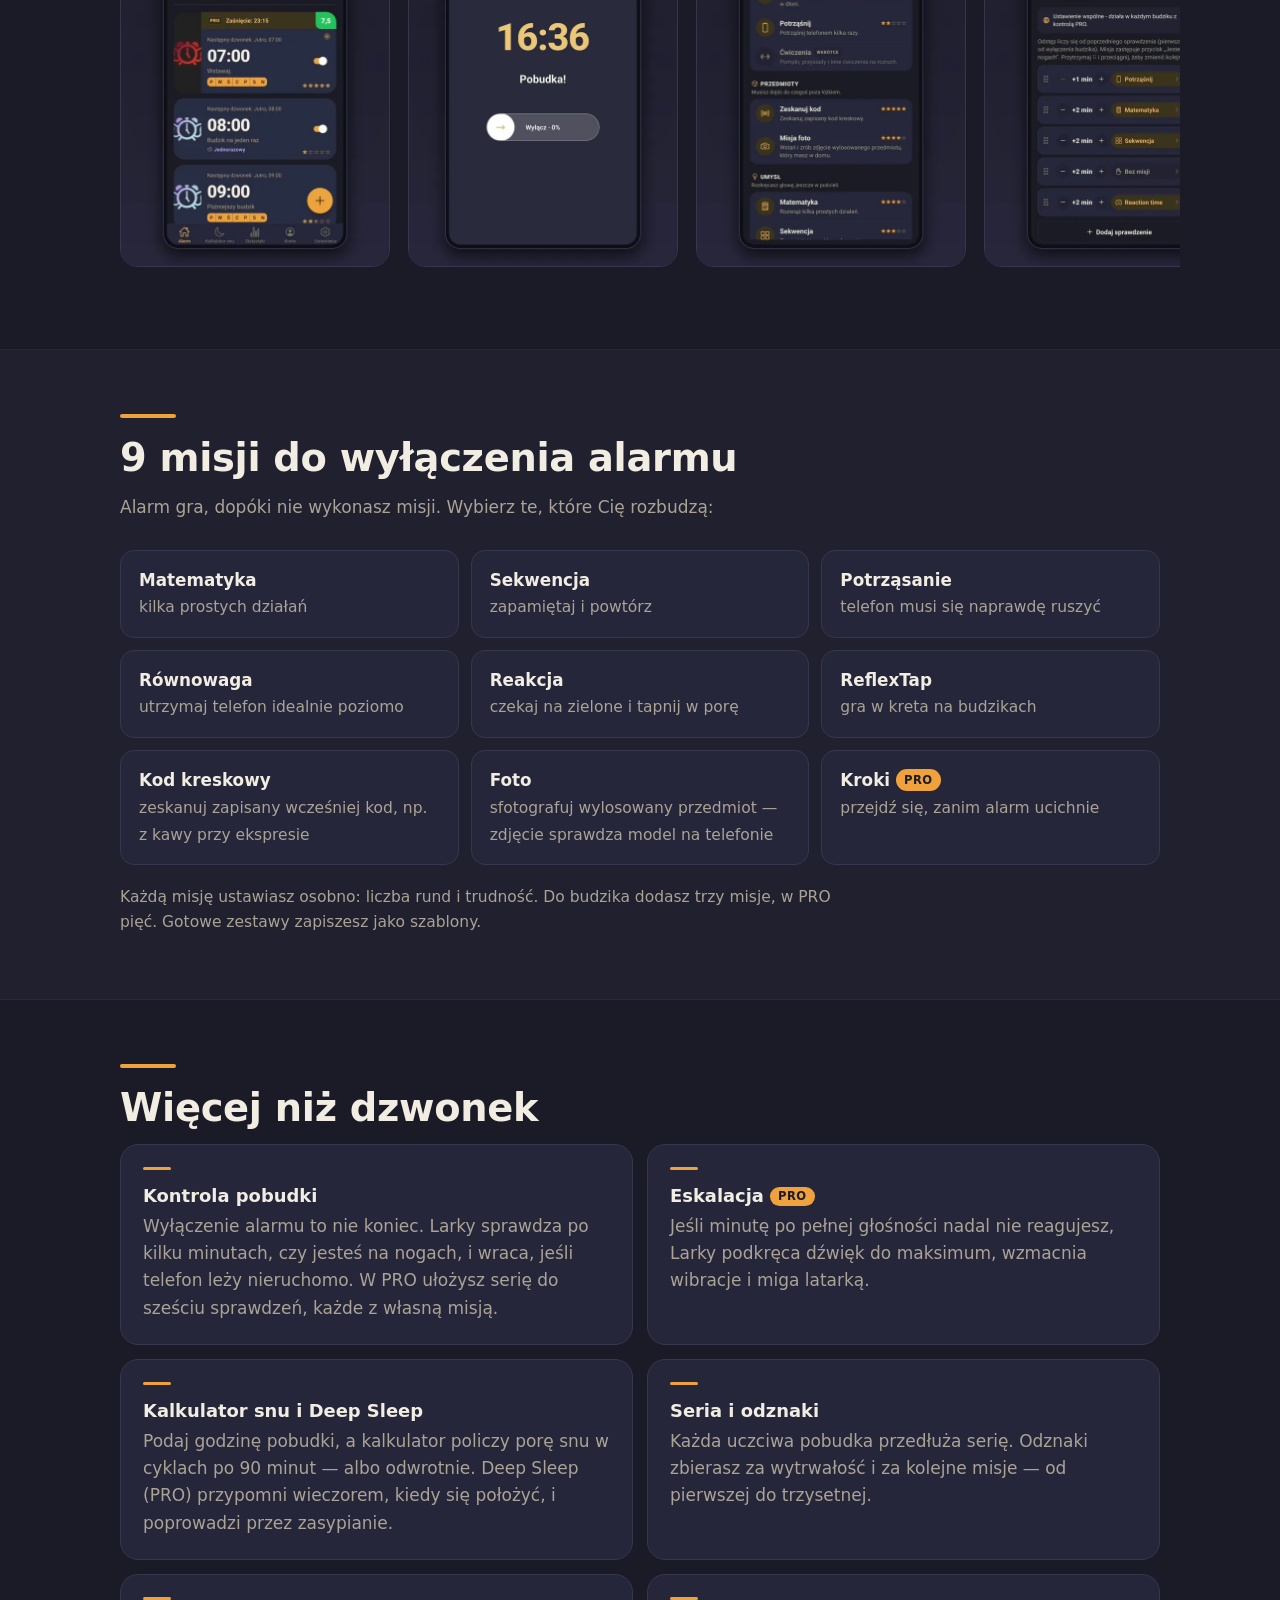
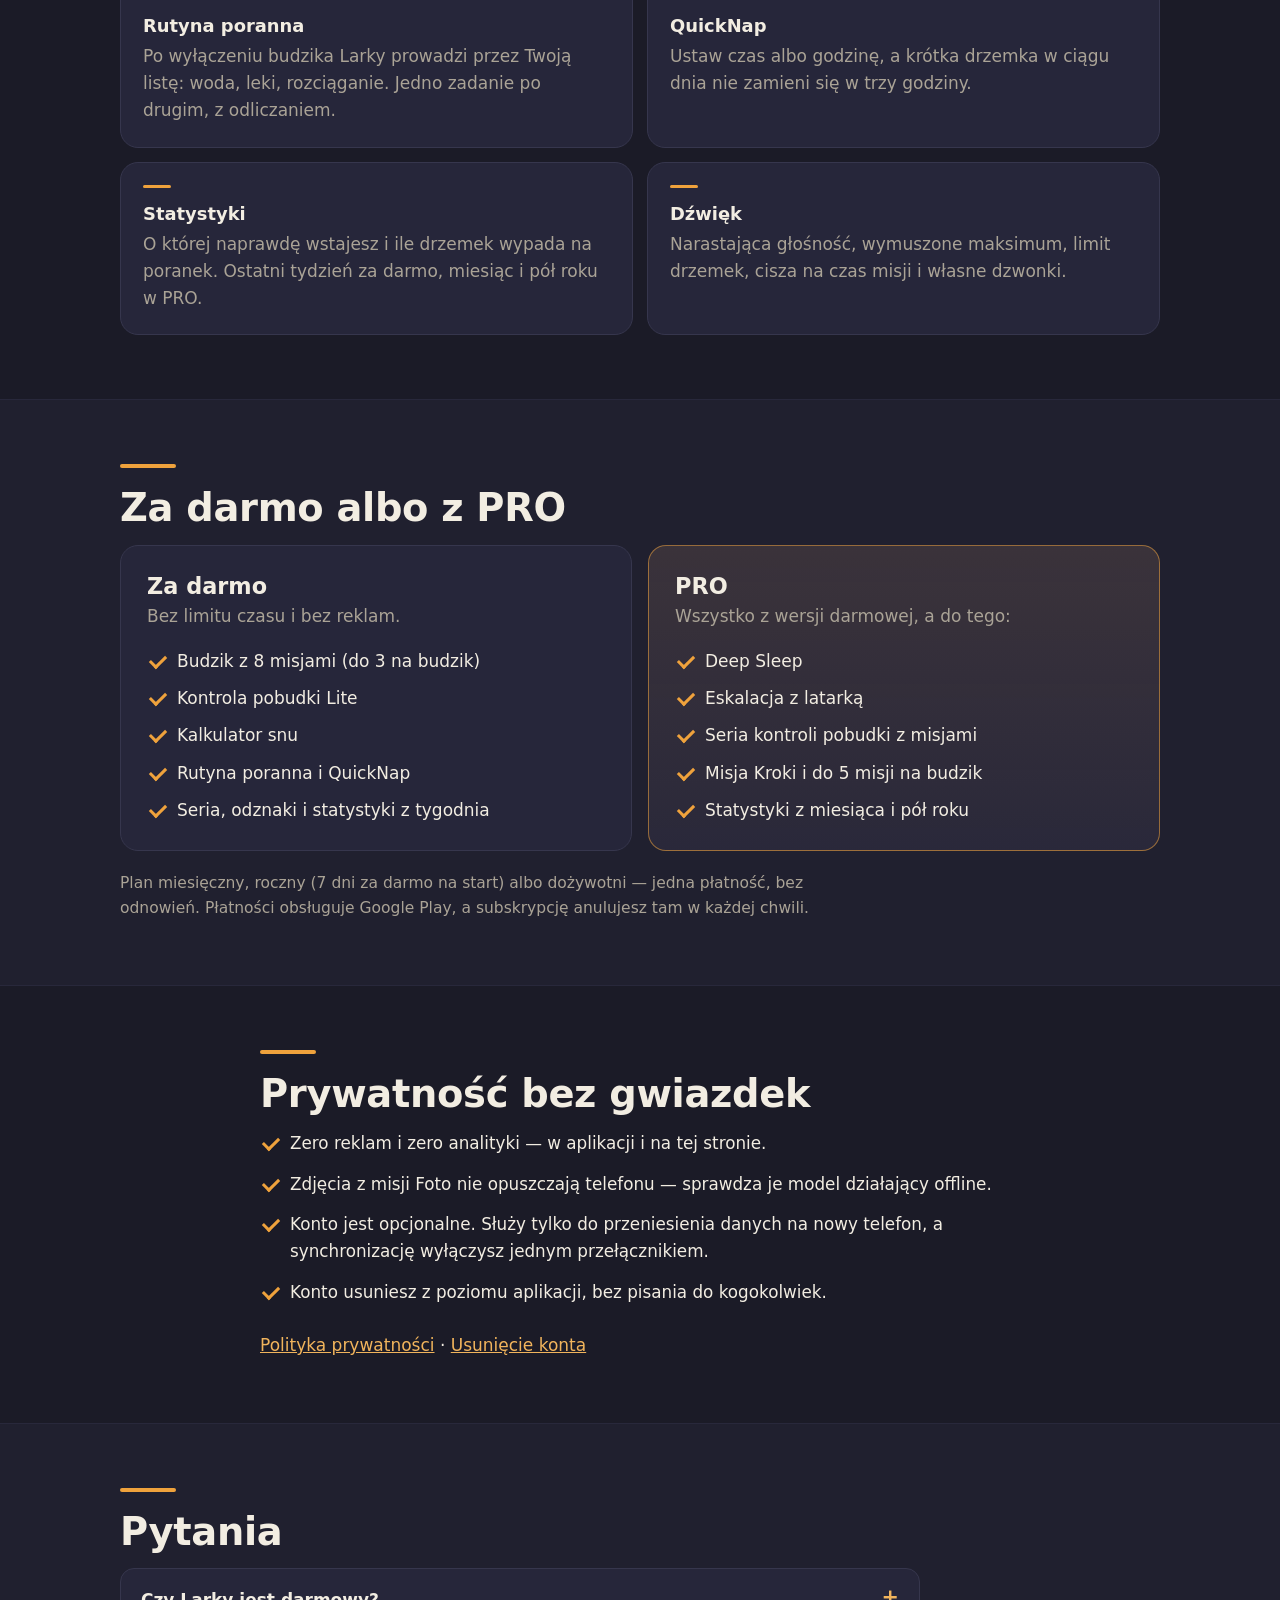
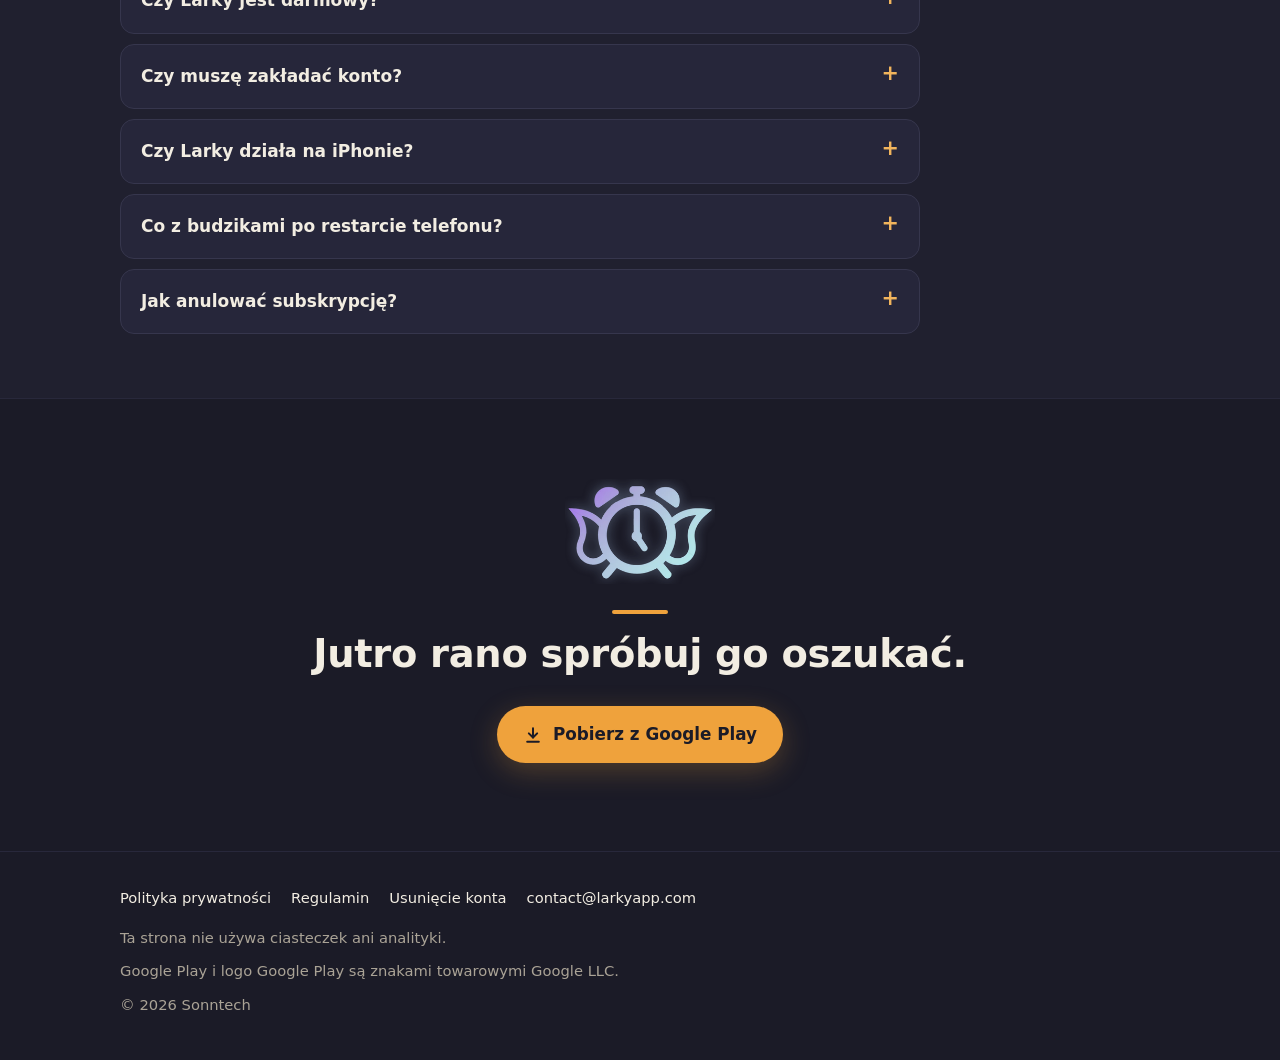
<file: pl/index.html>
<!doctype html>
<html lang="pl">
<head>
<meta charset="utf-8">
<meta name="viewport" content="width=device-width, initial-scale=1">
<title>Larky — budzik, którego nie oszukasz | Android</title>
<meta name="description" content="Budzik z misjami na Androida. Wyłączysz go dopiero, gdy naprawdę wstaniesz: matematyka, kod kreskowy, kroki i kontrola pobudki. Za darmo, bez reklam.">
<link rel="canonical" href="https://larkyapp.com/pl/">
<link rel="alternate" hreflang="en" href="https://larkyapp.com/">
<link rel="alternate" hreflang="pl" href="https://larkyapp.com/pl/">
<link rel="alternate" hreflang="de" href="https://larkyapp.com/de/">
<link rel="alternate" hreflang="x-default" href="https://larkyapp.com/">
<meta property="og:type" content="website">
<meta property="og:site_name" content="Larky">
<meta property="og:title" content="Larky — budzik, którego nie oszukasz | Android">
<meta property="og:description" content="Budzik z misjami na Androida. Wyłączysz go dopiero, gdy naprawdę wstaniesz: matematyka, kod kreskowy, kroki i kontrola pobudki. Za darmo, bez reklam.">
<meta property="og:url" content="https://larkyapp.com/pl/">
<meta property="og:image" content="https://larkyapp.com/assets/og-pl.png">
<meta property="og:image:width" content="1024">
<meta property="og:image:height" content="500">
<meta property="og:locale" content="pl_PL">
<meta name="twitter:card" content="summary_large_image">
<meta name="theme-color" content="#1b1b27">
<link rel="icon" type="image/png" href="../assets/favicon.png">
<link rel="apple-touch-icon" href="../assets/apple-touch-icon.png">
<link rel="stylesheet" href="../style.css">

</head>
<body>
<header class="top">
<a class="brand" href="./"><img src="../assets/logo.webp" alt="" width="286" height="200">Larky</a>
<nav class="langs" aria-label="Język"><a href="../" hreflang="en" lang="en" title="English" onclick="try{localStorage.setItem('larky-lang','en')}catch(e){}">EN</a><a href="../pl/" hreflang="pl" lang="pl" title="Polski" aria-current="page" onclick="try{localStorage.setItem('larky-lang','pl')}catch(e){}">PL</a><a href="../de/" hreflang="de" lang="de" title="Deutsch" onclick="try{localStorage.setItem('larky-lang','de')}catch(e){}">DE</a></nav>
</header>
<main>
<section class="hero">
<div class="wrap">
<div>
<p class="eyebrow">Budzik dla mózgu z ADHD</p>
<h1>Budzik, którego nie oszukasz</h1>
<p class="lead">Larky wyłączysz dopiero po wykonaniu misji — a zanim ją skończysz, już nie śpisz. Kilka minut później sprawdzi jeszcze, czy naprawdę jesteś na nogach.</p>
<div class="cta">
<a class="btn" href="https://play.google.com/store/apps/details?id=com.sonntech.larky&amp;hl=pl&amp;referrer=utm_source%3Dlarkyapp.com%26utm_medium%3Dwebsite"><svg viewBox="0 0 24 24" aria-hidden="true" fill="none" stroke="currentColor" stroke-width="2.4" stroke-linecap="round" stroke-linejoin="round"><path d="M12 4v11"/><path d="m7 10 5 5 5-5"/><path d="M5 20h14"/></svg>Pobierz z Google Play</a>
<span class="note">Android · za darmo, bez reklam</span>
</div>
</div>
<div class="phone"><img src="../assets/pl/hero.webp" alt="Lista budzików w Larky z serią i czasem do najbliższego alarmu" width="600" height="1181" fetchpriority="high"></div>
</div>
</section>
<section class="alt" id="how">
<div class="wrap">
<h2>Jak to działa</h2>
<ol class="steps">
<li><h3>Ustaw budzik i misję</h3><p>Matematyka, sekwencja, kod kreskowy przy ekspresie albo spacer po mieszkaniu — wybierz to, co Cię rozbudzi.</p></li>
<li><h3>Rano wykonaj misję</h3><p>Alarm gra, dopóki nie skończysz. Nie uciszysz go jednym ruchem z zamkniętymi oczami.</p></li>
<li><h3>Nie wracaj do łóżka</h3><p>Kontrola pobudki zagląda po kilku minutach. Jeśli telefon leży nieruchomo, budzik wraca.</p></li>
</ol>
</div>
</section>
<section id="screens">
<div class="wrap">
<h2>Zajrzyj do środka</h2>
<div class="gallery" tabindex="0" role="region" aria-label="Zajrzyj do środka">
<img src="../assets/pl/01.webp" alt="Lista budzików: budzik, którego nie oszukasz" width="540" height="960" loading="lazy">
<img src="../assets/pl/02.webp" alt="Dzwonienie: wyłączysz go, gdy naprawdę wstaniesz" width="540" height="960" loading="lazy">
<img src="../assets/pl/03.webp" alt="Wybór misji: 9 misji, od matematyki po kroki" width="540" height="960" loading="lazy">
<img src="../assets/pl/04.webp" alt="Kontrola pobudki: sprawdza, czy naprawdę wstajesz" width="540" height="960" loading="lazy">
<img src="../assets/pl/05.webp" alt="Seria i odznaki: seria, która wyciąga z łóżka" width="540" height="960" loading="lazy">
<img src="../assets/pl/06.webp" alt="Kalkulator snu: śpij w rytmie cykli" width="540" height="960" loading="lazy">
</div>
</div>
</section>
<section class="alt" id="missions">
<div class="wrap">
<h2>9 misji do wyłączenia alarmu</h2>
<p class="intro">Alarm gra, dopóki nie wykonasz misji. Wybierz te, które Cię rozbudzą:</p>
<ul class="missions">
<li><strong>Matematyka</strong><span class="desc">kilka prostych działań</span></li>
<li><strong>Sekwencja</strong><span class="desc">zapamiętaj i powtórz</span></li>
<li><strong>Potrząsanie</strong><span class="desc">telefon musi się naprawdę ruszyć</span></li>
<li><strong>Równowaga</strong><span class="desc">utrzymaj telefon idealnie poziomo</span></li>
<li><strong>Reakcja</strong><span class="desc">czekaj na zielone i tapnij w porę</span></li>
<li><strong>ReflexTap</strong><span class="desc">gra w kreta na budzikach</span></li>
<li><strong>Kod kreskowy</strong><span class="desc">zeskanuj zapisany wcześniej kod, np. z kawy przy ekspresie</span></li>
<li><strong>Foto</strong><span class="desc">sfotografuj wylosowany przedmiot — zdjęcie sprawdza model na telefonie</span></li>
<li><strong>Kroki<span class="pro">PRO</span></strong><span class="desc">przejdź się, zanim alarm ucichnie</span></li>
</ul>
<p class="small">Każdą misję ustawiasz osobno: liczba rund i trudność. Do budzika dodasz trzy misje, w PRO pięć. Gotowe zestawy zapiszesz jako szablony.</p>
</div>
</section>
<section id="features">
<div class="wrap">
<h2>Więcej niż dzwonek</h2>
<div class="cards">
<article class="card"><h3>Kontrola pobudki</h3><p>Wyłączenie alarmu to nie koniec. Larky sprawdza po kilku minutach, czy jesteś na nogach, i wraca, jeśli telefon leży nieruchomo. W PRO ułożysz serię do sześciu sprawdzeń, każde z własną misją.</p></article>
<article class="card"><h3>Eskalacja<span class="pro">PRO</span></h3><p>Jeśli minutę po pełnej głośności nadal nie reagujesz, Larky podkręca dźwięk do maksimum, wzmacnia wibracje i miga latarką.</p></article>
<article class="card"><h3>Kalkulator snu i Deep Sleep</h3><p>Podaj godzinę pobudki, a kalkulator policzy porę snu w cyklach po 90 minut — albo odwrotnie. Deep Sleep (PRO) przypomni wieczorem, kiedy się położyć, i poprowadzi przez zasypianie.</p></article>
<article class="card"><h3>Seria i odznaki</h3><p>Każda uczciwa pobudka przedłuża serię. Odznaki zbierasz za wytrwałość i za kolejne misje — od pierwszej do trzysetnej.</p></article>
<article class="card"><h3>Rutyna poranna</h3><p>Po wyłączeniu budzika Larky prowadzi przez Twoją listę: woda, leki, rozciąganie. Jedno zadanie po drugim, z odliczaniem.</p></article>
<article class="card"><h3>QuickNap</h3><p>Ustaw czas albo godzinę, a krótka drzemka w ciągu dnia nie zamieni się w trzy godziny.</p></article>
<article class="card"><h3>Statystyki</h3><p>O której naprawdę wstajesz i ile drzemek wypada na poranek. Ostatni tydzień za darmo, miesiąc i pół roku w PRO.</p></article>
<article class="card"><h3>Dźwięk</h3><p>Narastająca głośność, wymuszone maksimum, limit drzemek, cisza na czas misji i własne dzwonki.</p></article>
</div>
</div>
</section>
<section class="alt" id="pro">
<div class="wrap">
<h2>Za darmo albo z PRO</h2>
<div class="plans">
<div class="plan">
<h3>Za darmo</h3>
<p class="sub">Bez limitu czasu i bez reklam.</p>
<ul class="checks">
<li>Budzik z 8 misjami (do 3 na budzik)</li>
<li>Kontrola pobudki Lite</li>
<li>Kalkulator snu</li>
<li>Rutyna poranna i QuickNap</li>
<li>Seria, odznaki i statystyki z tygodnia</li>
</ul>
</div>
<div class="plan is-pro">
<h3>PRO</h3>
<p class="sub">Wszystko z wersji darmowej, a do tego:</p>
<ul class="checks">
<li>Deep Sleep</li>
<li>Eskalacja z latarką</li>
<li>Seria kontroli pobudki z misjami</li>
<li>Misja Kroki i do 5 misji na budzik</li>
<li>Statystyki z miesiąca i pół roku</li>
</ul>
</div>
</div>
<p class="small">Plan miesięczny, roczny (7 dni za darmo na start) albo dożywotni — jedna płatność, bez odnowień. Płatności obsługuje Google Play, a subskrypcję anulujesz tam w każdej chwili.</p>
</div>
</section>
<section id="privacy">
<div class="wrap narrow">
<h2>Prywatność bez gwiazdek</h2>
<ul class="checks big">
<li>Zero reklam i zero analityki — w aplikacji i na tej stronie.</li>
<li>Zdjęcia z misji Foto nie opuszczają telefonu — sprawdza je model działający offline.</li>
<li>Konto jest opcjonalne. Służy tylko do przeniesienia danych na nowy telefon, a synchronizację wyłączysz jednym przełącznikiem.</li>
<li>Konto usuniesz z poziomu aplikacji, bez pisania do kogokolwiek.</li>
</ul>
<p class="links"><a href="../docs/www/polityka-prywatnosci.html">Polityka prywatności</a> · <a href="../docs/www/usuwanie-konta.html">Usunięcie konta</a></p>
</div>
</section>
<section class="alt" id="faq">
<div class="wrap">
<h2>Pytania</h2>
<div class="faq">
<details><summary>Czy Larky jest darmowy?</summary><p>Tak. Budzik, osiem misji i kontrola pobudki Lite działają za darmo, bez limitu czasu i bez reklam. PRO jest opcjonalne.</p></details>
<details><summary>Czy muszę zakładać konto?</summary><p>Nie. Larky działa w całości bez konta. Konto przydaje się tylko przy zmianie telefonu.</p></details>
<details><summary>Czy Larky działa na iPhonie?</summary><p>Jeszcze nie — na razie Larky jest tylko na Androida.</p></details>
<details><summary>Co z budzikami po restarcie telefonu?</summary><p>Wracają same: po ponownym uruchomieniu telefonu Larky ustawia je od nowa.</p></details>
<details><summary>Jak anulować subskrypcję?</summary><p>W Sklepie Google Play: ikona profilu → Płatności i subskrypcje → Subskrypcje. PRO działa do końca opłaconego okresu.</p></details>
</div>
</div>
</section>
<section class="final">
<div class="wrap">
<img src="../assets/logo.webp" alt="" width="286" height="200" loading="lazy">
<h2>Jutro rano spróbuj go oszukać.</h2>
<a class="btn" href="https://play.google.com/store/apps/details?id=com.sonntech.larky&amp;hl=pl&amp;referrer=utm_source%3Dlarkyapp.com%26utm_medium%3Dwebsite"><svg viewBox="0 0 24 24" aria-hidden="true" fill="none" stroke="currentColor" stroke-width="2.4" stroke-linecap="round" stroke-linejoin="round"><path d="M12 4v11"/><path d="m7 10 5 5 5-5"/><path d="M5 20h14"/></svg>Pobierz z Google Play</a>
</div>
</section>
</main>
<footer>
<div class="wrap">
<nav aria-label="Dokumenty i kontakt"><a href="../docs/www/polityka-prywatnosci.html">Polityka prywatności</a><a href="../docs/www/regulamin.html">Regulamin</a><a href="../docs/www/usuwanie-konta.html">Usunięcie konta</a><a href="mailto:contact@larkyapp.com">contact@larkyapp.com</a></nav>
<p>Ta strona nie używa ciasteczek ani analityki.</p>
<p>Google Play i logo Google Play są znakami towarowymi Google LLC.</p>
<p>&copy; 2026 Sonntech</p>
</div>
</footer>
</body>
</html>
</file>
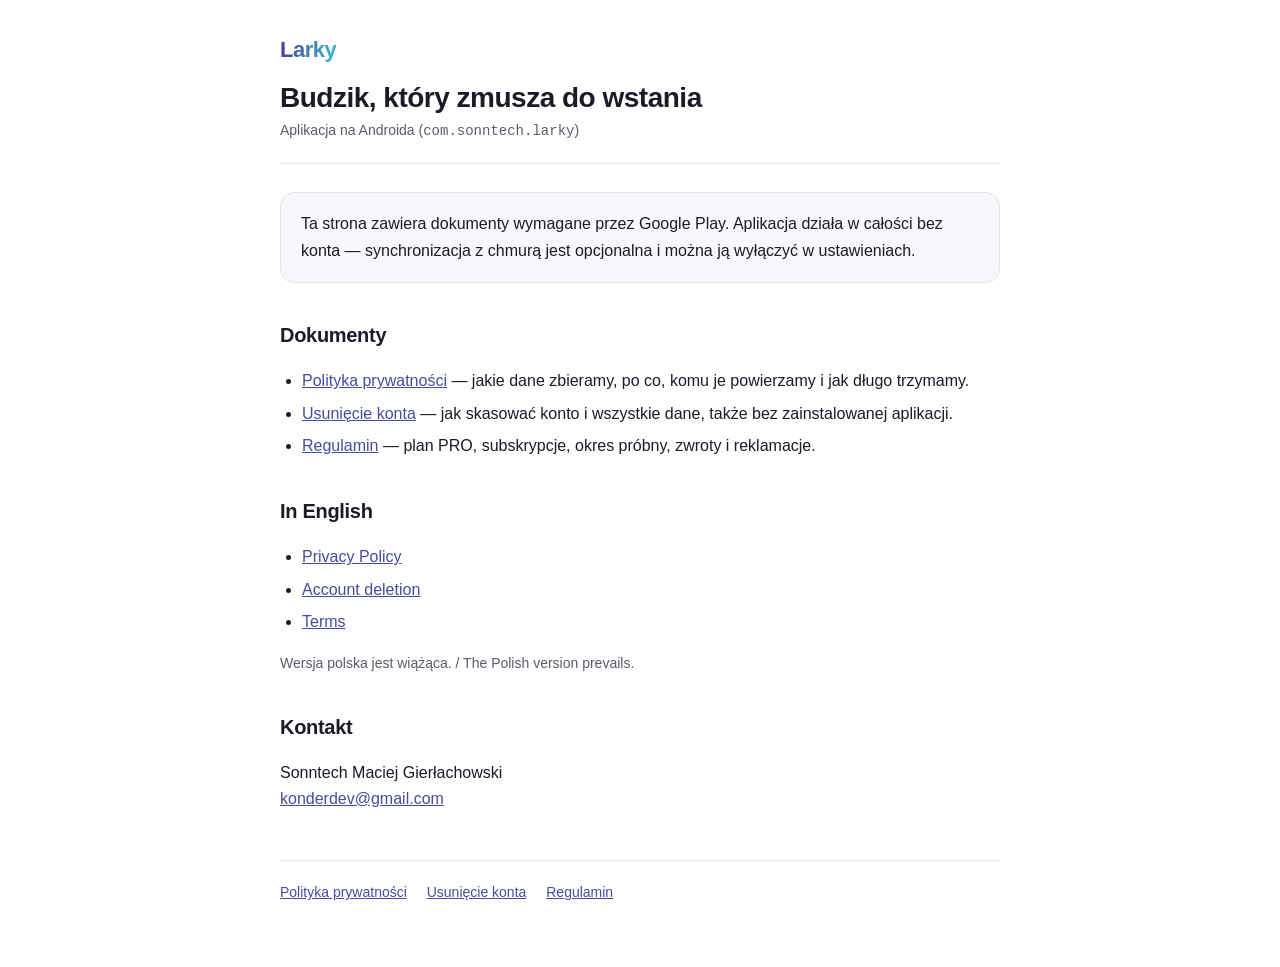
<file: docs/www/index.html>
<!doctype html>
<html lang="pl">
  <head>
    <meta charset="utf-8" />
    <meta name="viewport" content="width=device-width, initial-scale=1" />
    <title>Larky — dokumenty</title>
    <meta
      name="description"
      content="Larky — budzik, który zmusza do wstania. Polityka prywatności i usunięcie konta."
    />
    <link rel="stylesheet" href="style.css" />
  </head>
  <body>
    <main>
      <header>
        <span class="brand">Larky</span>
        <h1>Budzik, który zmusza do wstania</h1>
        <p class="meta">
          Aplikacja na Androida (<code>com.sonntech.larky</code>)
        </p>
      </header>

      <div class="lead">
        <p>
          Ta strona zawiera dokumenty wymagane przez Google Play. Aplikacja
          działa w całości bez konta — synchronizacja z chmurą jest
          opcjonalna i można ją wyłączyć w ustawieniach.
        </p>
      </div>

      <h2>Dokumenty</h2>
      <ul>
        <li>
          <a href="polityka-prywatnosci.html">Polityka prywatności</a> — jakie
          dane zbieramy, po co, komu je powierzamy i jak długo trzymamy.
        </li>
        <li>
          <a href="usuwanie-konta.html">Usunięcie konta</a> — jak skasować
          konto i wszystkie dane, także bez zainstalowanej aplikacji.
        </li>
        <li>
          <a href="regulamin.html">Regulamin</a> — plan PRO, subskrypcje,
          okres próbny, zwroty i reklamacje.
        </li>
      </ul>

      <h2>In English</h2>
      <ul>
        <li><a href="privacy-policy.html">Privacy Policy</a></li>
        <li><a href="account-deletion.html">Account deletion</a></li>
        <li><a href="terms.html">Terms</a></li>
      </ul>
      <p class="meta">
        Wersja polska jest wiążąca. / The Polish version prevails.
      </p>

      <h2>Kontakt</h2>
      <p>
        Sonntech Maciej Gierłachowski<br />
        <a href="mailto:konderdev@gmail.com">konderdev@gmail.com</a>
      </p>

      <footer>
        <a href="polityka-prywatnosci.html">Polityka prywatności</a>
        <a href="usuwanie-konta.html">Usunięcie konta</a>
        <a href="regulamin.html">Regulamin</a>
      </footer>
    </main>
  </body>
</html>
</file>
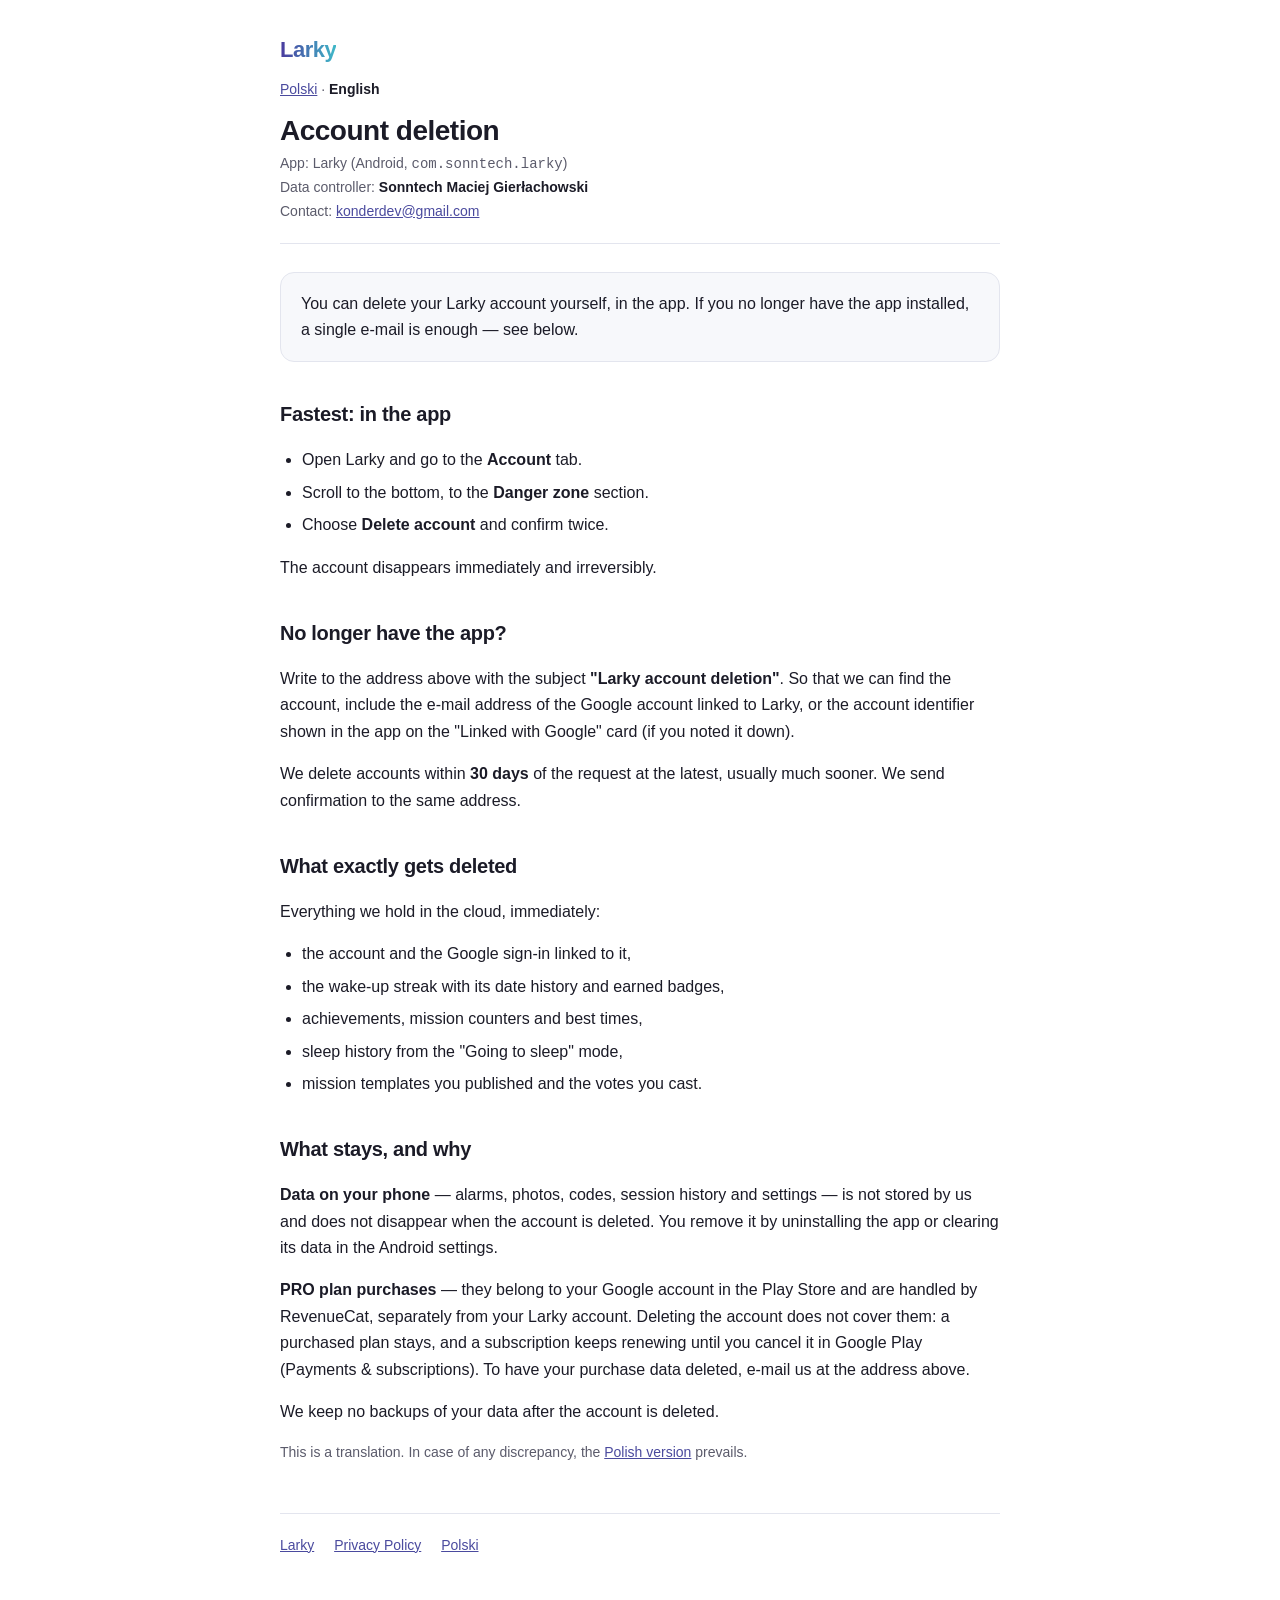
<file: docs/www/account-deletion.html>
<!doctype html>
<html lang="en">
  <head>
    <meta charset="utf-8" />
    <meta name="viewport" content="width=device-width, initial-scale=1" />
    <title>Account deletion — Larky</title>
    <meta
      name="description"
      content="How to delete your Larky account and all related data — in the app or by e-mail request."
    />
    <link rel="stylesheet" href="style.css" />
  </head>
  <body>
    <main>
      <header>
        <a class="brand" href="index.html">Larky</a>
        <p class="meta lang">
          <a href="usuwanie-konta.html">Polski</a> · <strong>English</strong>
        </p>
        <h1>Account deletion</h1>
        <p class="meta">
          App: Larky (Android, <code>com.sonntech.larky</code>)<br />
          Data controller: <strong>Sonntech Maciej Gierłachowski</strong><br />
          Contact:
          <a href="mailto:konderdev@gmail.com">konderdev@gmail.com</a>
        </p>
      </header>

      <div class="lead">
        <p>
          You can delete your Larky account yourself, in the app. If you no
          longer have the app installed, a single e-mail is enough — see below.
        </p>
      </div>

      <h2>Fastest: in the app</h2>
      <ul>
        <li>Open Larky and go to the <strong>Account</strong> tab.</li>
        <li>Scroll to the bottom, to the <strong>Danger zone</strong> section.</li>
        <li>Choose <strong>Delete account</strong> and confirm twice.</li>
      </ul>
      <p>The account disappears immediately and irreversibly.</p>

      <h2>No longer have the app?</h2>
      <p>
        Write to the address above with the subject
        <strong>"Larky account deletion"</strong>. So that we can find the
        account, include the e-mail address of the Google account linked to
        Larky, or the account identifier shown in the app on the "Linked with
        Google" card (if you noted it down).
      </p>
      <p>
        We delete accounts within <strong>30 days</strong> of the request at
        the latest, usually much sooner. We send confirmation to the same
        address.
      </p>

      <h2>What exactly gets deleted</h2>
      <p>Everything we hold in the cloud, immediately:</p>
      <ul>
        <li>the account and the Google sign-in linked to it,</li>
        <li>the wake-up streak with its date history and earned badges,</li>
        <li>achievements, mission counters and best times,</li>
        <li>sleep history from the "Going to sleep" mode,</li>
        <li>mission templates you published and the votes you cast.</li>
      </ul>

      <h2>What stays, and why</h2>
      <p>
        <strong>Data on your phone</strong> — alarms, photos, codes, session
        history and settings — is not stored by us and does not disappear when
        the account is deleted. You remove it by uninstalling the app or
        clearing its data in the Android settings.
      </p>
      <p>
        <strong>PRO plan purchases</strong> — they belong to your Google account
        in the Play Store and are handled by RevenueCat, separately from your
        Larky account. Deleting the account does not cover them: a purchased
        plan stays, and a subscription keeps renewing until you cancel it in
        Google Play (Payments &amp; subscriptions). To have your purchase data
        deleted, e-mail us at the address above.
      </p>
      <p>We keep no backups of your data after the account is deleted.</p>

      <p class="meta">
        This is a translation. In case of any discrepancy, the
        <a href="usuwanie-konta.html">Polish version</a> prevails.
      </p>

      <footer>
        <a href="index.html">Larky</a>
        <a href="privacy-policy.html">Privacy Policy</a>
        <a href="usuwanie-konta.html">Polski</a>
      </footer>
    </main>
  </body>
</html>
</file>
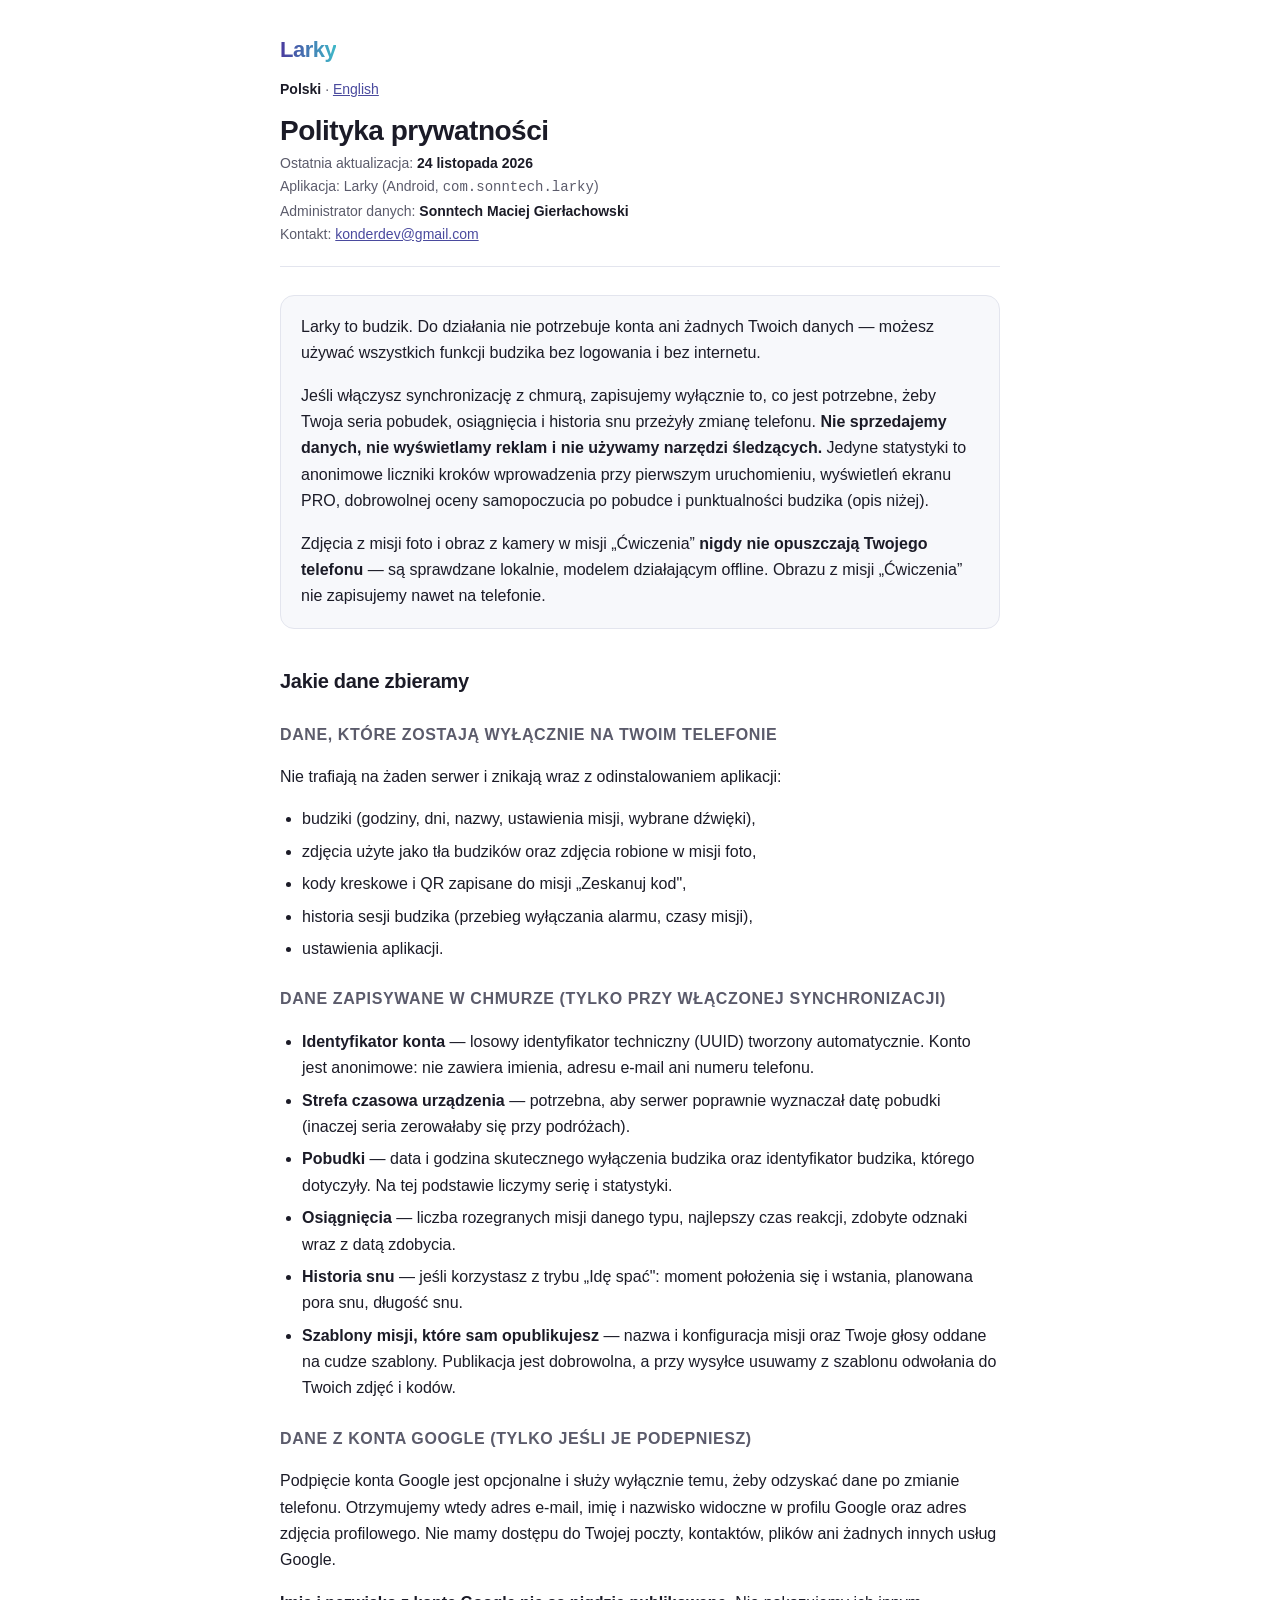
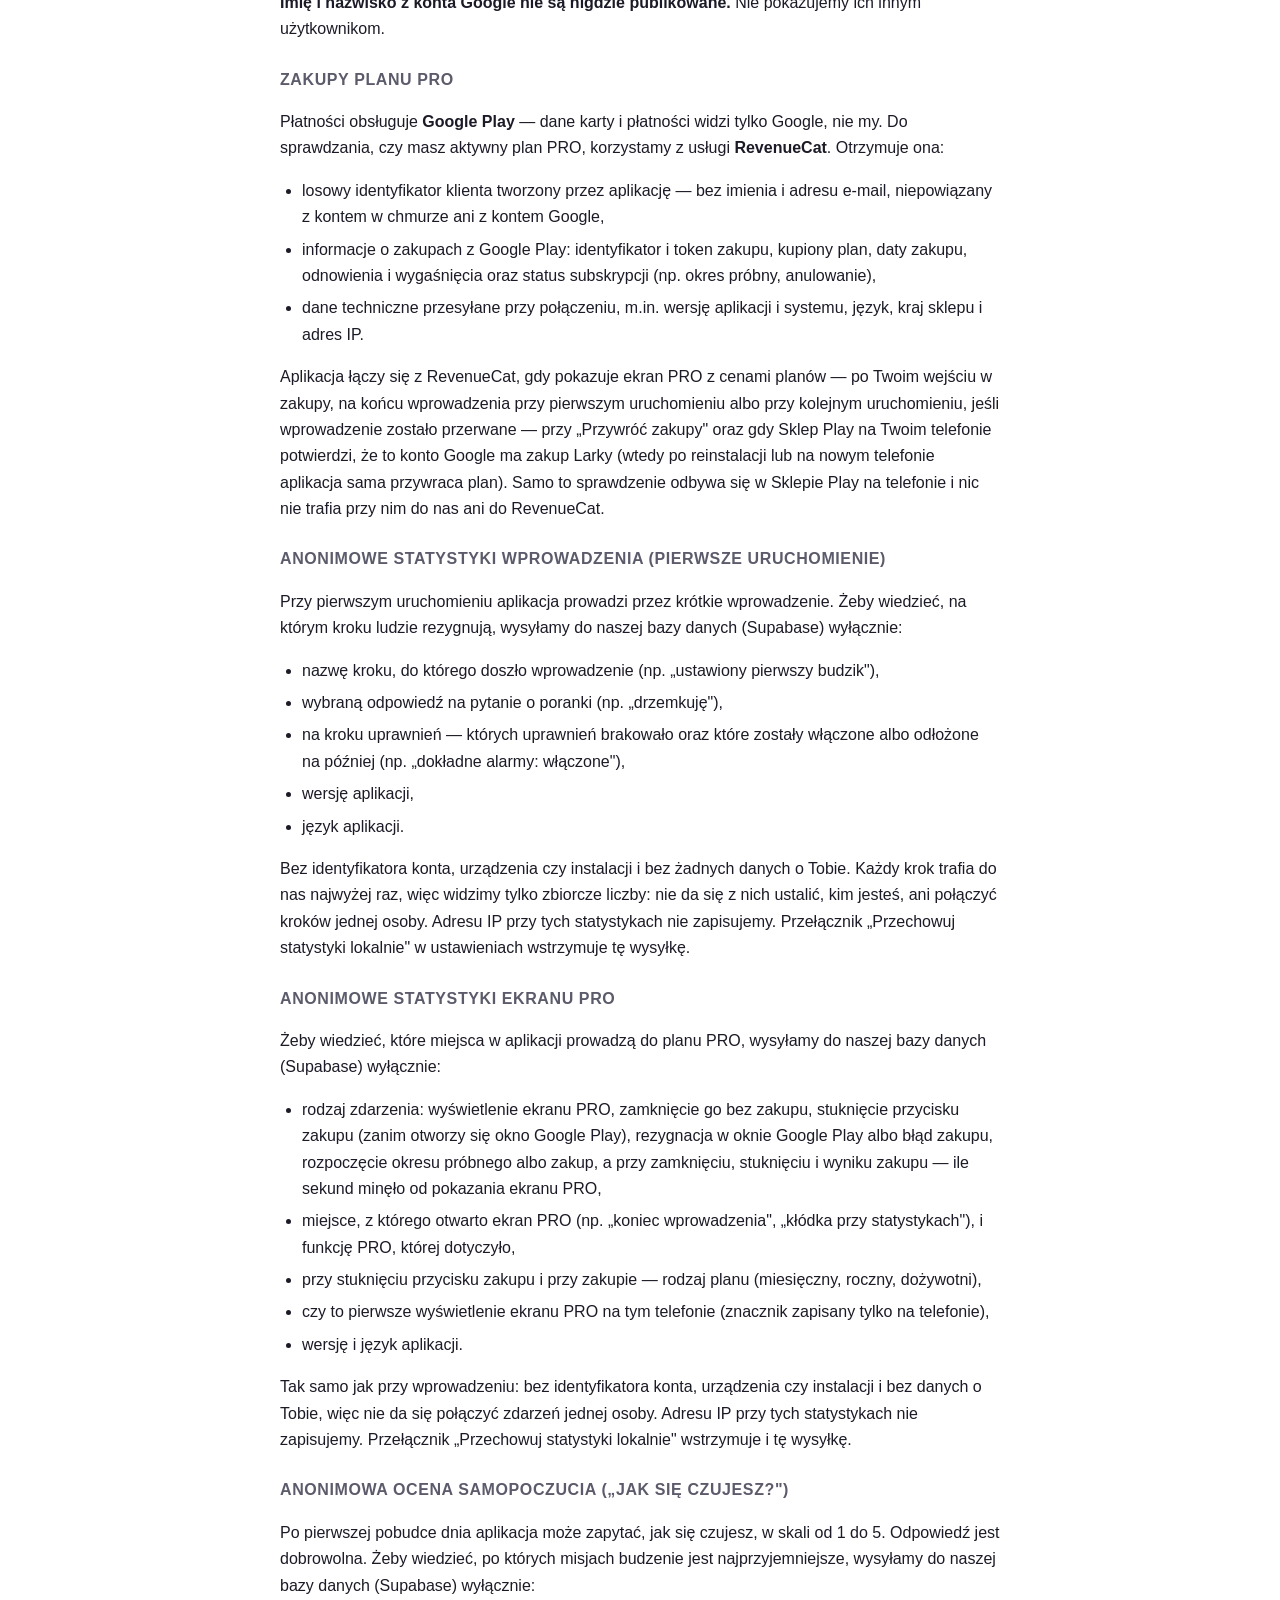
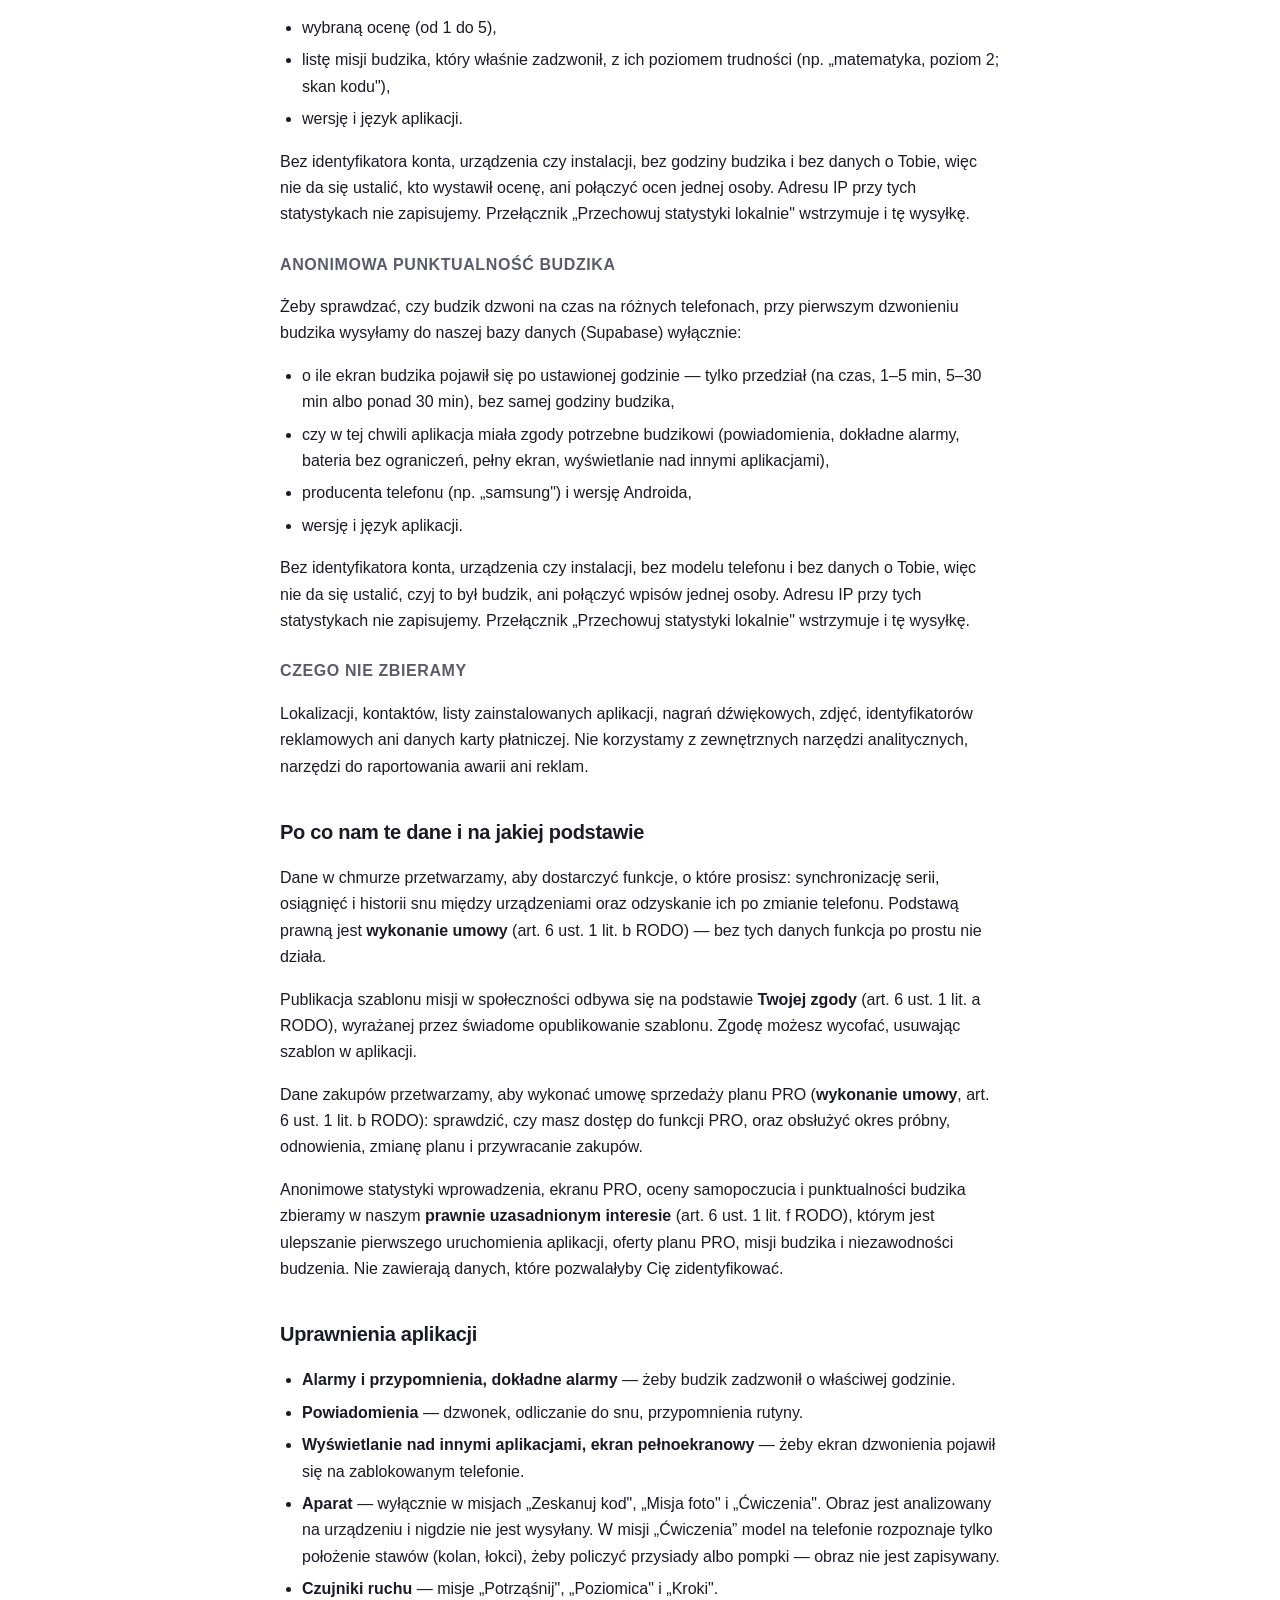
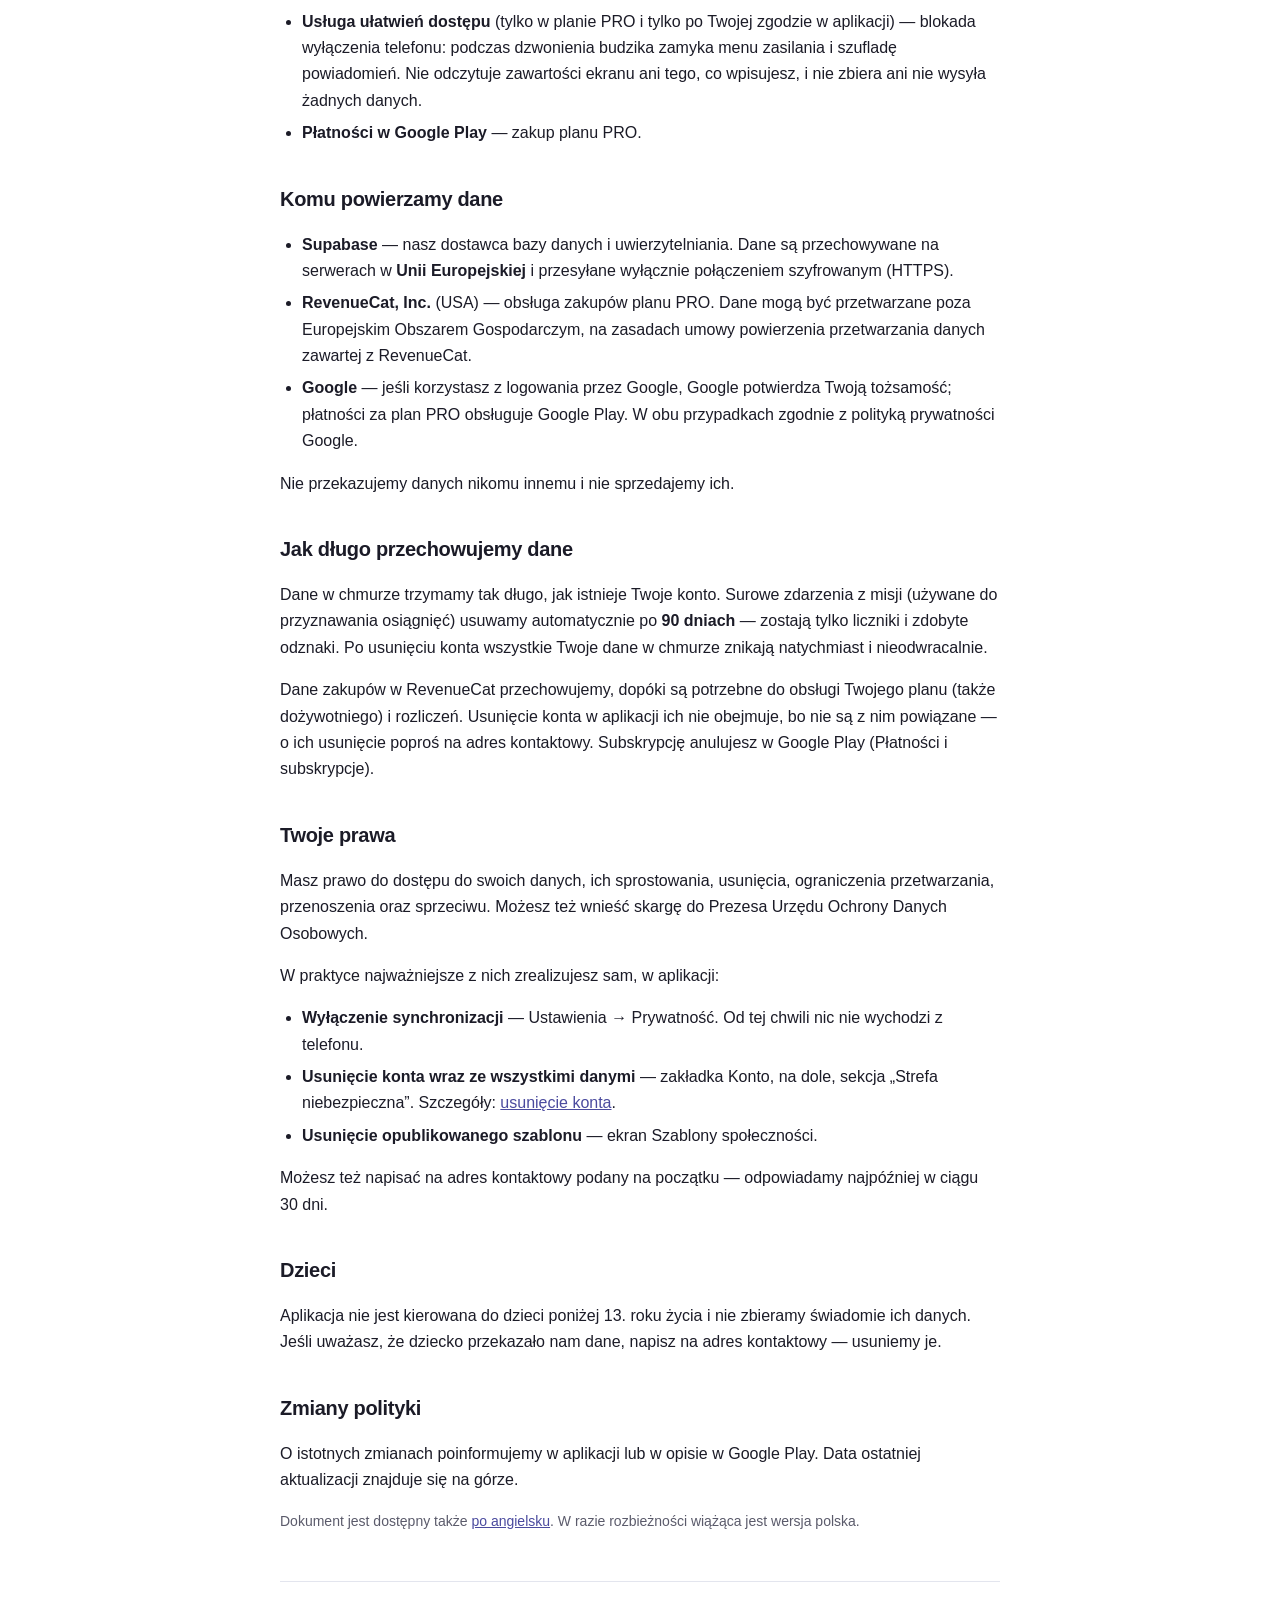
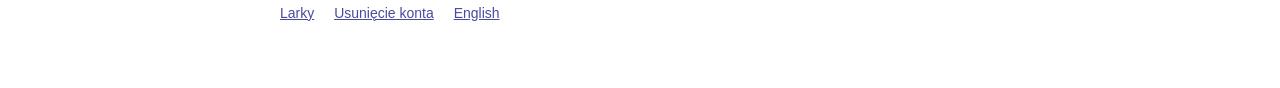
<file: docs/www/polityka-prywatnosci.html>
<!doctype html>
<html lang="pl">
  <head>
    <meta charset="utf-8" />
    <meta name="viewport" content="width=device-width, initial-scale=1" />
    <title>Polityka prywatności — Larky</title>
    <meta
      name="description"
      content="Polityka prywatności aplikacji Larky: jakie dane zbieramy, po co i jak je usunąć."
    />
    <link rel="stylesheet" href="style.css" />
  </head>
  <body>
    <main>
      <header>
        <a class="brand" href="index.html">Larky</a>
        <p class="meta lang">
          <strong>Polski</strong> · <a href="privacy-policy.html">English</a>
        </p>
        <h1>Polityka prywatności</h1>
        <p class="meta">
          Ostatnia aktualizacja: <strong>24 listopada 2026</strong><br />
          Aplikacja: Larky (Android, <code>com.sonntech.larky</code>)<br />
          Administrator danych: <strong>Sonntech Maciej Gierłachowski</strong
          ><br />
          Kontakt:
          <a href="mailto:konderdev@gmail.com">konderdev@gmail.com</a>
        </p>
      </header>

      <div class="lead">
        <p>
          Larky to budzik. Do działania nie potrzebuje konta ani żadnych Twoich
          danych — możesz używać wszystkich funkcji budzika bez logowania
          i bez internetu.
        </p>
        <p>
          Jeśli włączysz synchronizację z chmurą, zapisujemy wyłącznie to, co
          jest potrzebne, żeby Twoja seria pobudek, osiągnięcia i historia snu
          przeżyły zmianę telefonu. <strong>Nie sprzedajemy danych, nie
          wyświetlamy reklam i nie używamy narzędzi śledzących.</strong>
          Jedyne statystyki to anonimowe liczniki kroków wprowadzenia przy
          pierwszym uruchomieniu, wyświetleń ekranu PRO, dobrowolnej oceny
          samopoczucia po pobudce i punktualności budzika (opis niżej).
        </p>
        <p>
          Zdjęcia z misji foto i obraz z kamery w misji „Ćwiczenia”
          <strong>nigdy nie opuszczają Twojego telefonu</strong> — są
          sprawdzane lokalnie, modelem działającym offline. Obrazu z misji
          „Ćwiczenia” nie zapisujemy nawet na telefonie.
        </p>
      </div>

      <h2>Jakie dane zbieramy</h2>

      <h3>Dane, które zostają wyłącznie na Twoim telefonie</h3>
      <p>
        Nie trafiają na żaden serwer i znikają wraz z odinstalowaniem
        aplikacji:
      </p>
      <ul>
        <li>budziki (godziny, dni, nazwy, ustawienia misji, wybrane dźwięki),</li>
        <li>zdjęcia użyte jako tła budzików oraz zdjęcia robione w misji foto,</li>
        <li>kody kreskowe i QR zapisane do misji „Zeskanuj kod",</li>
        <li>historia sesji budzika (przebieg wyłączania alarmu, czasy misji),</li>
        <li>ustawienia aplikacji.</li>
      </ul>

      <h3>Dane zapisywane w chmurze (tylko przy włączonej synchronizacji)</h3>
      <ul>
        <li>
          <strong>Identyfikator konta</strong> — losowy identyfikator
          techniczny (UUID) tworzony automatycznie. Konto jest anonimowe: nie
          zawiera imienia, adresu e-mail ani numeru telefonu.
        </li>
        <li>
          <strong>Strefa czasowa urządzenia</strong> — potrzebna, aby serwer
          poprawnie wyznaczał datę pobudki (inaczej seria zerowałaby się przy
          podróżach).
        </li>
        <li>
          <strong>Pobudki</strong> — data i godzina skutecznego wyłączenia
          budzika oraz identyfikator budzika, którego dotyczyły. Na tej
          podstawie liczymy serię i statystyki.
        </li>
        <li>
          <strong>Osiągnięcia</strong> — liczba rozegranych misji danego typu,
          najlepszy czas reakcji, zdobyte odznaki wraz z datą zdobycia.
        </li>
        <li>
          <strong>Historia snu</strong> — jeśli korzystasz z trybu „Idę spać":
          moment położenia się i wstania, planowana pora snu, długość snu.
        </li>
        <li>
          <strong>Szablony misji, które sam opublikujesz</strong> — nazwa
          i konfiguracja misji oraz Twoje głosy oddane na cudze szablony.
          Publikacja jest dobrowolna, a przy wysyłce usuwamy z szablonu
          odwołania do Twoich zdjęć i kodów.
        </li>
      </ul>

      <h3>Dane z konta Google (tylko jeśli je podepniesz)</h3>
      <p>
        Podpięcie konta Google jest opcjonalne i służy wyłącznie temu, żeby
        odzyskać dane po zmianie telefonu. Otrzymujemy wtedy adres e-mail, imię
        i nazwisko widoczne w profilu Google oraz adres zdjęcia profilowego.
        Nie mamy dostępu do Twojej poczty, kontaktów, plików ani żadnych innych
        usług Google.
      </p>
      <p>
        <strong>Imię i nazwisko z konta Google nie są nigdzie publikowane.</strong>
        Nie pokazujemy ich innym użytkownikom.
      </p>

      <h3>Zakupy planu PRO</h3>
      <p>
        Płatności obsługuje <strong>Google Play</strong> — dane karty
        i płatności widzi tylko Google, nie my. Do sprawdzania, czy masz
        aktywny plan PRO, korzystamy z usługi <strong>RevenueCat</strong>.
        Otrzymuje ona:
      </p>
      <ul>
        <li>
          losowy identyfikator klienta tworzony przez aplikację — bez imienia
          i adresu e-mail, niepowiązany z kontem w chmurze ani z kontem Google,
        </li>
        <li>
          informacje o zakupach z Google Play: identyfikator i token zakupu,
          kupiony plan, daty zakupu, odnowienia i wygaśnięcia oraz status
          subskrypcji (np. okres próbny, anulowanie),
        </li>
        <li>
          dane techniczne przesyłane przy połączeniu, m.in. wersję aplikacji
          i systemu, język, kraj sklepu i adres IP.
        </li>
      </ul>
      <p>
        Aplikacja łączy się z RevenueCat, gdy pokazuje ekran PRO z cenami
        planów — po Twoim wejściu w zakupy, na końcu wprowadzenia przy
        pierwszym uruchomieniu albo przy kolejnym uruchomieniu, jeśli
        wprowadzenie zostało przerwane — przy „Przywróć zakupy" oraz gdy
        Sklep Play na Twoim telefonie potwierdzi, że to konto Google ma zakup
        Larky (wtedy po reinstalacji lub na nowym telefonie aplikacja sama
        przywraca plan). Samo to sprawdzenie odbywa się w Sklepie Play na
        telefonie i nic nie trafia przy nim do nas ani do RevenueCat.
      </p>

      <h3>Anonimowe statystyki wprowadzenia (pierwsze uruchomienie)</h3>
      <p>
        Przy pierwszym uruchomieniu aplikacja prowadzi przez krótkie
        wprowadzenie. Żeby wiedzieć, na którym kroku ludzie rezygnują,
        wysyłamy do naszej bazy danych (Supabase) wyłącznie:
      </p>
      <ul>
        <li>
          nazwę kroku, do którego doszło wprowadzenie (np. „ustawiony pierwszy
          budzik"),
        </li>
        <li>
          wybraną odpowiedź na pytanie o poranki (np. „drzemkuję"),
        </li>
        <li>
          na kroku uprawnień — których uprawnień brakowało oraz które zostały
          włączone albo odłożone na później (np. „dokładne alarmy: włączone"),
        </li>
        <li>wersję aplikacji,</li>
        <li>język aplikacji.</li>
      </ul>
      <p>
        Bez identyfikatora konta, urządzenia czy instalacji i bez żadnych
        danych o Tobie. Każdy krok trafia do nas najwyżej raz, więc widzimy
        tylko zbiorcze liczby: nie da się z nich ustalić, kim jesteś, ani
        połączyć kroków jednej osoby. Adresu IP przy tych statystykach nie
        zapisujemy. Przełącznik „Przechowuj statystyki lokalnie" w ustawieniach
        wstrzymuje tę wysyłkę.
      </p>

      <h3>Anonimowe statystyki ekranu PRO</h3>
      <p>
        Żeby wiedzieć, które miejsca w aplikacji prowadzą do planu PRO,
        wysyłamy do naszej bazy danych (Supabase) wyłącznie:
      </p>
      <ul>
        <li>
          rodzaj zdarzenia: wyświetlenie ekranu PRO, zamknięcie go bez zakupu,
          stuknięcie przycisku zakupu (zanim otworzy się okno Google Play),
          rezygnacja w oknie Google Play albo błąd zakupu, rozpoczęcie okresu
          próbnego albo zakup, a przy zamknięciu, stuknięciu i wyniku zakupu
          — ile sekund minęło od pokazania ekranu PRO,
        </li>
        <li>
          miejsce, z którego otwarto ekran PRO (np. „koniec wprowadzenia",
          „kłódka przy statystykach"), i funkcję PRO, której dotyczyło,
        </li>
        <li>
          przy stuknięciu przycisku zakupu i przy zakupie — rodzaj planu
          (miesięczny, roczny, dożywotni),
        </li>
        <li>
          czy to pierwsze wyświetlenie ekranu PRO na tym telefonie (znacznik
          zapisany tylko na telefonie),
        </li>
        <li>wersję i język aplikacji.</li>
      </ul>
      <p>
        Tak samo jak przy wprowadzeniu: bez identyfikatora konta, urządzenia
        czy instalacji i bez danych o Tobie, więc nie da się połączyć zdarzeń
        jednej osoby. Adresu IP przy tych statystykach nie zapisujemy.
        Przełącznik „Przechowuj statystyki lokalnie" wstrzymuje i tę wysyłkę.
      </p>

      <h3>Anonimowa ocena samopoczucia („Jak się czujesz?")</h3>
      <p>
        Po pierwszej pobudce dnia aplikacja może zapytać, jak się czujesz,
        w skali od 1 do 5. Odpowiedź jest dobrowolna. Żeby wiedzieć, po
        których misjach budzenie jest najprzyjemniejsze, wysyłamy do naszej
        bazy danych (Supabase) wyłącznie:
      </p>
      <ul>
        <li>wybraną ocenę (od 1 do 5),</li>
        <li>
          listę misji budzika, który właśnie zadzwonił, z ich poziomem
          trudności (np. „matematyka, poziom 2; skan kodu"),
        </li>
        <li>wersję i język aplikacji.</li>
      </ul>
      <p>
        Bez identyfikatora konta, urządzenia czy instalacji, bez godziny
        budzika i bez danych o Tobie, więc nie da się ustalić, kto wystawił
        ocenę, ani połączyć ocen jednej osoby. Adresu IP przy tych
        statystykach nie zapisujemy. Przełącznik „Przechowuj statystyki
        lokalnie" wstrzymuje i tę wysyłkę.
      </p>

      <h3>Anonimowa punktualność budzika</h3>
      <p>
        Żeby sprawdzać, czy budzik dzwoni na czas na różnych telefonach, przy
        pierwszym dzwonieniu budzika wysyłamy do naszej bazy danych
        (Supabase) wyłącznie:
      </p>
      <ul>
        <li>
          o ile ekran budzika pojawił się po ustawionej godzinie — tylko
          przedział (na czas, 1–5 min, 5–30 min albo ponad 30 min), bez
          samej godziny budzika,
        </li>
        <li>
          czy w tej chwili aplikacja miała zgody potrzebne budzikowi
          (powiadomienia, dokładne alarmy, bateria bez ograniczeń, pełny
          ekran, wyświetlanie nad innymi aplikacjami),
        </li>
        <li>producenta telefonu (np. „samsung") i wersję Androida,</li>
        <li>wersję i język aplikacji.</li>
      </ul>
      <p>
        Bez identyfikatora konta, urządzenia czy instalacji, bez modelu
        telefonu i bez danych o Tobie, więc nie da się ustalić, czyj to był
        budzik, ani połączyć wpisów jednej osoby. Adresu IP przy tych
        statystykach nie zapisujemy. Przełącznik „Przechowuj statystyki
        lokalnie" wstrzymuje i tę wysyłkę.
      </p>

      <h3>Czego NIE zbieramy</h3>
      <p>
        Lokalizacji, kontaktów, listy zainstalowanych aplikacji, nagrań
        dźwiękowych, zdjęć, identyfikatorów reklamowych ani danych karty
        płatniczej. Nie korzystamy z zewnętrznych narzędzi analitycznych,
        narzędzi do raportowania awarii ani reklam.
      </p>

      <h2>Po co nam te dane i na jakiej podstawie</h2>
      <p>
        Dane w chmurze przetwarzamy, aby dostarczyć funkcje, o które prosisz:
        synchronizację serii, osiągnięć i historii snu między urządzeniami oraz
        odzyskanie ich po zmianie telefonu. Podstawą prawną jest
        <strong>wykonanie umowy</strong> (art. 6 ust. 1 lit. b RODO) — bez tych
        danych funkcja po prostu nie działa.
      </p>
      <p>
        Publikacja szablonu misji w społeczności odbywa się na podstawie
        <strong>Twojej zgody</strong> (art. 6 ust. 1 lit. a RODO), wyrażanej
        przez świadome opublikowanie szablonu. Zgodę możesz wycofać, usuwając
        szablon w aplikacji.
      </p>
      <p>
        Dane zakupów przetwarzamy, aby wykonać umowę sprzedaży planu PRO
        (<strong>wykonanie umowy</strong>, art. 6 ust. 1 lit. b RODO):
        sprawdzić, czy masz dostęp do funkcji PRO, oraz obsłużyć okres
        próbny, odnowienia, zmianę planu i przywracanie zakupów.
      </p>
      <p>
        Anonimowe statystyki wprowadzenia, ekranu PRO, oceny samopoczucia
        i punktualności budzika zbieramy w naszym <strong>prawnie
        uzasadnionym interesie</strong> (art. 6 ust. 1 lit. f RODO), którym
        jest ulepszanie pierwszego uruchomienia aplikacji, oferty planu PRO,
        misji budzika i niezawodności budzenia. Nie zawierają danych, które
        pozwalałyby Cię zidentyfikować.
      </p>

      <h2>Uprawnienia aplikacji</h2>
      <ul>
        <li>
          <strong>Alarmy i przypomnienia, dokładne alarmy</strong> — żeby
          budzik zadzwonił o właściwej godzinie.
        </li>
        <li>
          <strong>Powiadomienia</strong> — dzwonek, odliczanie do snu,
          przypomnienia rutyny.
        </li>
        <li>
          <strong>Wyświetlanie nad innymi aplikacjami, ekran
          pełnoekranowy</strong> — żeby ekran dzwonienia pojawił się na
          zablokowanym telefonie.
        </li>
        <li>
          <strong>Aparat</strong> — wyłącznie w misjach „Zeskanuj kod",
          „Misja foto" i „Ćwiczenia". Obraz jest analizowany na urządzeniu
          i nigdzie nie jest wysyłany. W misji „Ćwiczenia” model na telefonie
          rozpoznaje tylko położenie stawów (kolan, łokci), żeby policzyć
          przysiady albo pompki — obraz nie jest zapisywany.
        </li>
        <li>
          <strong>Czujniki ruchu</strong> — misje „Potrząśnij", „Poziomica"
          i „Kroki".
        </li>
        <li>
          <strong>Usługa ułatwień dostępu</strong> (tylko w planie PRO i tylko
          po Twojej zgodzie w aplikacji) — blokada wyłączenia telefonu:
          podczas dzwonienia budzika zamyka menu zasilania i szufladę
          powiadomień. Nie odczytuje zawartości ekranu ani tego, co wpisujesz,
          i nie zbiera ani nie wysyła żadnych danych.
        </li>
        <li>
          <strong>Płatności w Google Play</strong> — zakup planu PRO.
        </li>
      </ul>

      <h2>Komu powierzamy dane</h2>
      <ul>
        <li>
          <strong>Supabase</strong> — nasz dostawca bazy danych
          i uwierzytelniania. Dane są przechowywane na serwerach w
          <strong>Unii Europejskiej</strong> i przesyłane wyłącznie
          połączeniem szyfrowanym (HTTPS).
        </li>
        <li>
          <strong>RevenueCat, Inc.</strong> (USA) — obsługa zakupów planu PRO.
          Dane mogą być przetwarzane poza Europejskim Obszarem Gospodarczym,
          na zasadach umowy powierzenia przetwarzania danych zawartej
          z RevenueCat.
        </li>
        <li>
          <strong>Google</strong> — jeśli korzystasz z logowania przez Google,
          Google potwierdza Twoją tożsamość; płatności za plan PRO obsługuje
          Google Play. W obu przypadkach zgodnie z polityką prywatności Google.
        </li>
      </ul>
      <p>Nie przekazujemy danych nikomu innemu i nie sprzedajemy ich.</p>

      <h2>Jak długo przechowujemy dane</h2>
      <p>
        Dane w chmurze trzymamy tak długo, jak istnieje Twoje konto. Surowe
        zdarzenia z misji (używane do przyznawania osiągnięć) usuwamy
        automatycznie po <strong>90 dniach</strong> — zostają tylko liczniki
        i zdobyte odznaki. Po usunięciu konta wszystkie Twoje dane w chmurze
        znikają natychmiast i nieodwracalnie.
      </p>
      <p>
        Dane zakupów w RevenueCat przechowujemy, dopóki są potrzebne do obsługi
        Twojego planu (także dożywotniego) i rozliczeń. Usunięcie konta
        w aplikacji ich nie obejmuje, bo nie są z nim powiązane — o ich
        usunięcie poproś na adres kontaktowy. Subskrypcję anulujesz w Google
        Play (Płatności i subskrypcje).
      </p>

      <h2>Twoje prawa</h2>
      <p>
        Masz prawo do dostępu do swoich danych, ich sprostowania, usunięcia,
        ograniczenia przetwarzania, przenoszenia oraz sprzeciwu. Możesz też
        wnieść skargę do Prezesa Urzędu Ochrony Danych Osobowych.
      </p>
      <p>W praktyce najważniejsze z nich zrealizujesz sam, w aplikacji:</p>
      <ul>
        <li>
          <strong>Wyłączenie synchronizacji</strong> — Ustawienia → Prywatność.
          Od tej chwili nic nie wychodzi z telefonu.
        </li>
        <li>
          <strong>Usunięcie konta wraz ze wszystkimi danymi</strong> — zakładka
          Konto, na dole, sekcja „Strefa niebezpieczna”. Szczegóły:
          <a href="usuwanie-konta.html">usunięcie konta</a>.
        </li>
        <li>
          <strong>Usunięcie opublikowanego szablonu</strong> — ekran Szablony
          społeczności.
        </li>
      </ul>
      <p>
        Możesz też napisać na adres kontaktowy podany na początku —
        odpowiadamy najpóźniej w ciągu 30 dni.
      </p>

      <h2>Dzieci</h2>
      <p>
        Aplikacja nie jest kierowana do dzieci poniżej 13. roku życia i nie
        zbieramy świadomie ich danych. Jeśli uważasz, że dziecko przekazało nam
        dane, napisz na adres kontaktowy — usuniemy je.
      </p>

      <h2>Zmiany polityki</h2>
      <p>
        O istotnych zmianach poinformujemy w aplikacji lub w opisie w Google
        Play. Data ostatniej aktualizacji znajduje się na górze.
      </p>

      <p class="meta">
        Dokument jest dostępny także
        <a href="privacy-policy.html">po angielsku</a>. W razie rozbieżności
        wiążąca jest wersja polska.
      </p>

      <footer>
        <a href="index.html">Larky</a>
        <a href="usuwanie-konta.html">Usunięcie konta</a>
        <a href="privacy-policy.html">English</a>
      </footer>
    </main>
  </body>
</html>
</file>
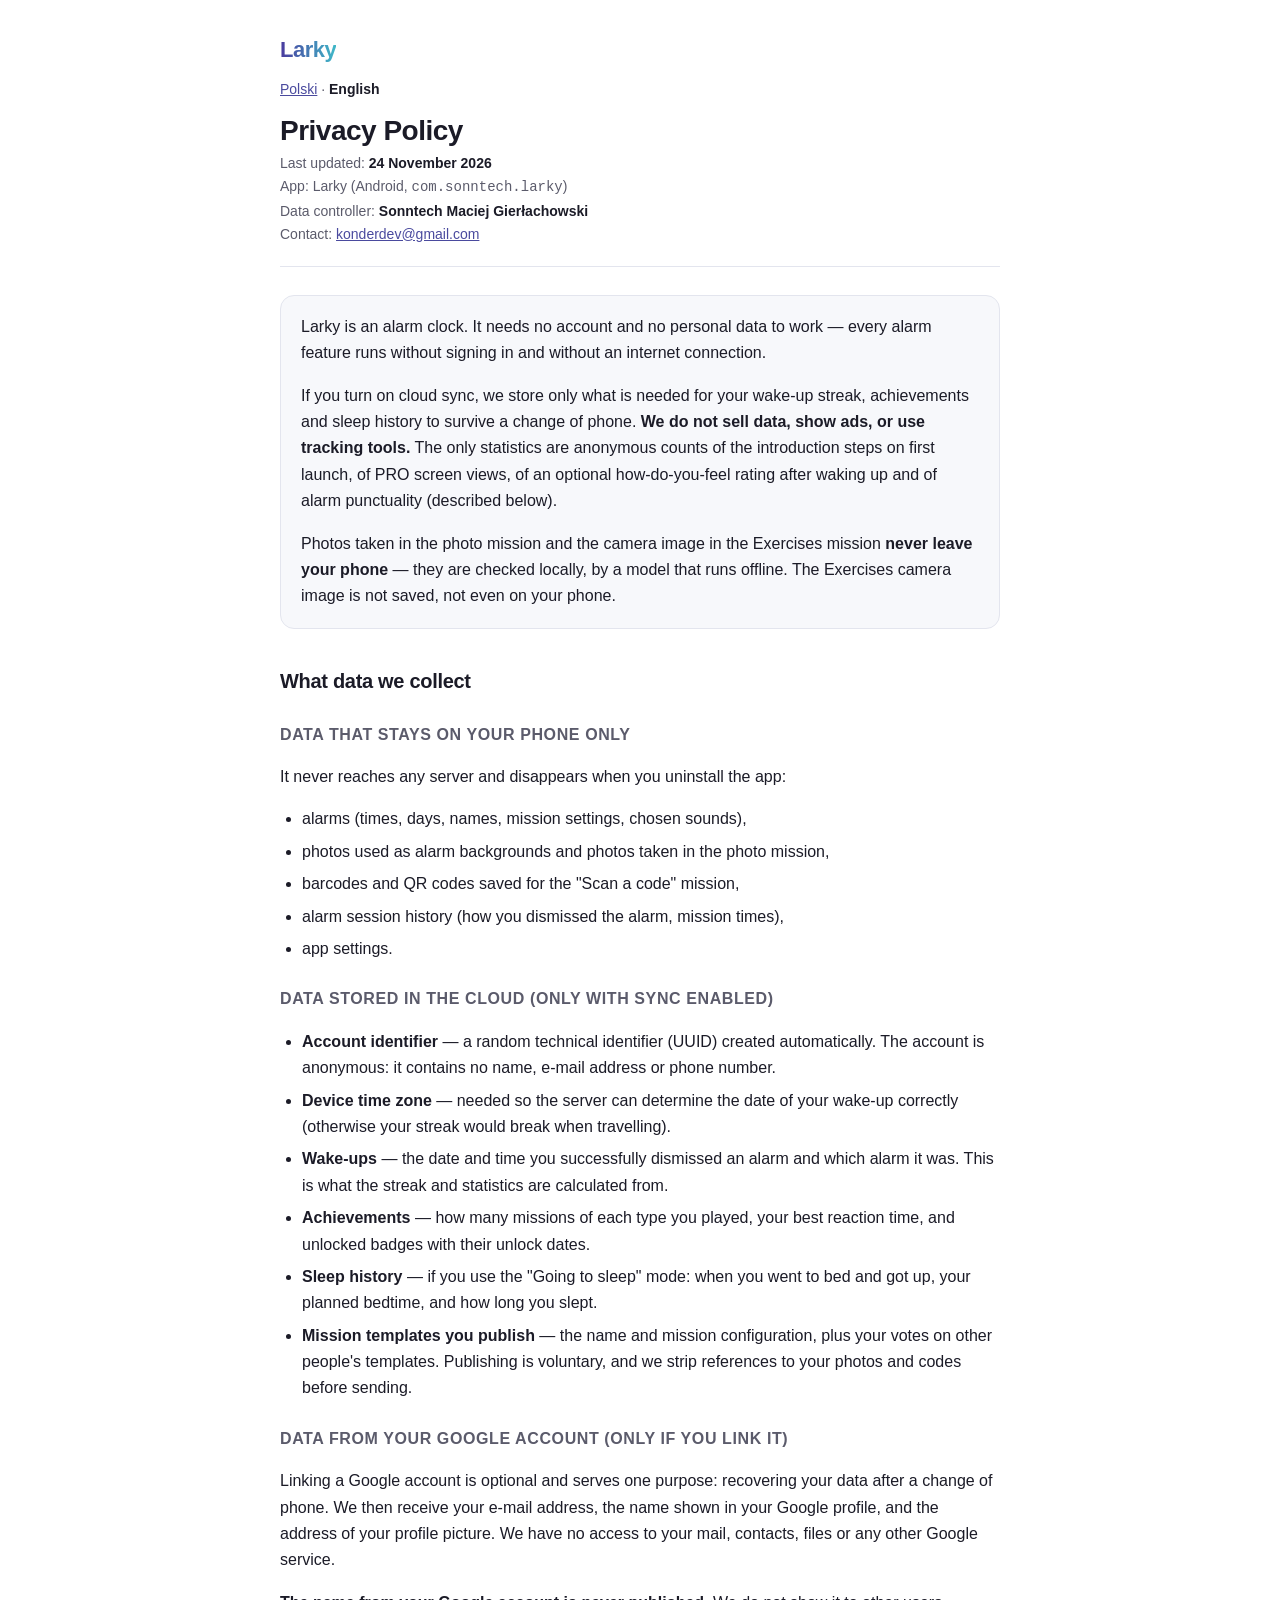
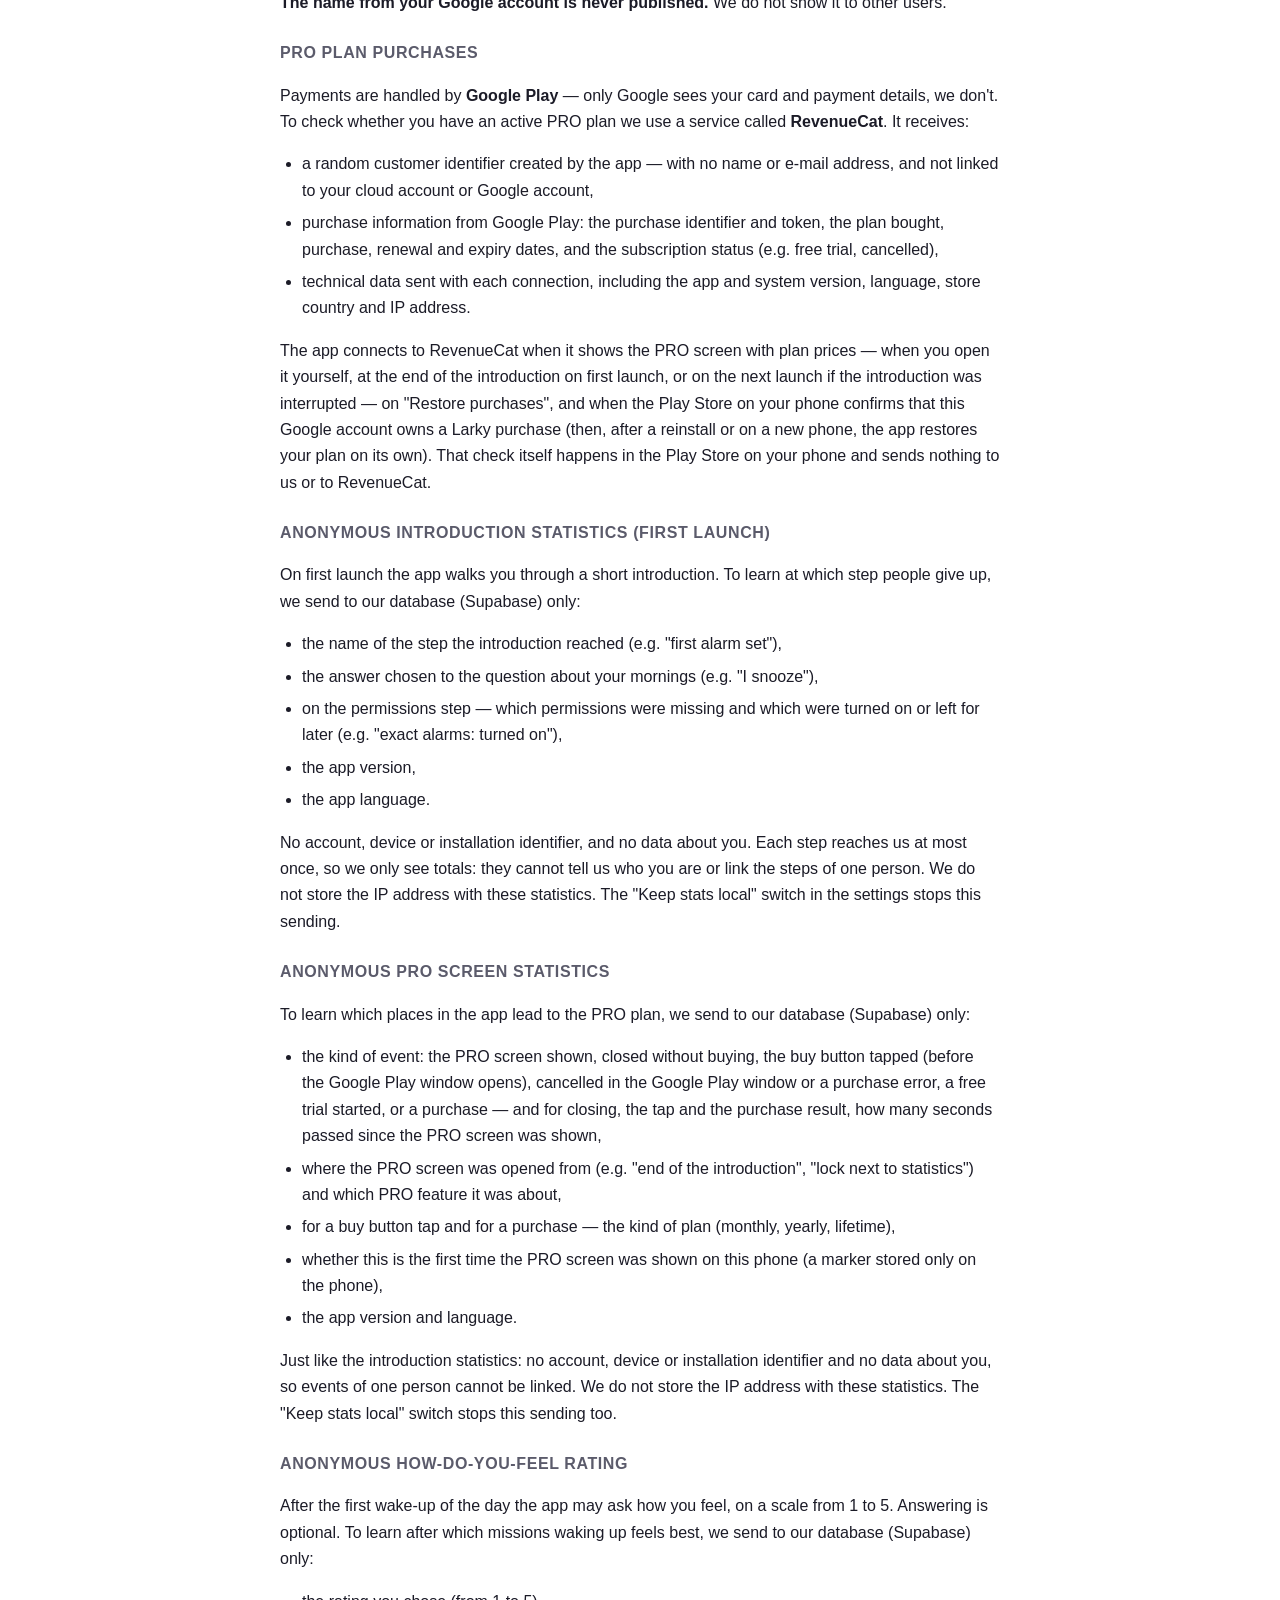
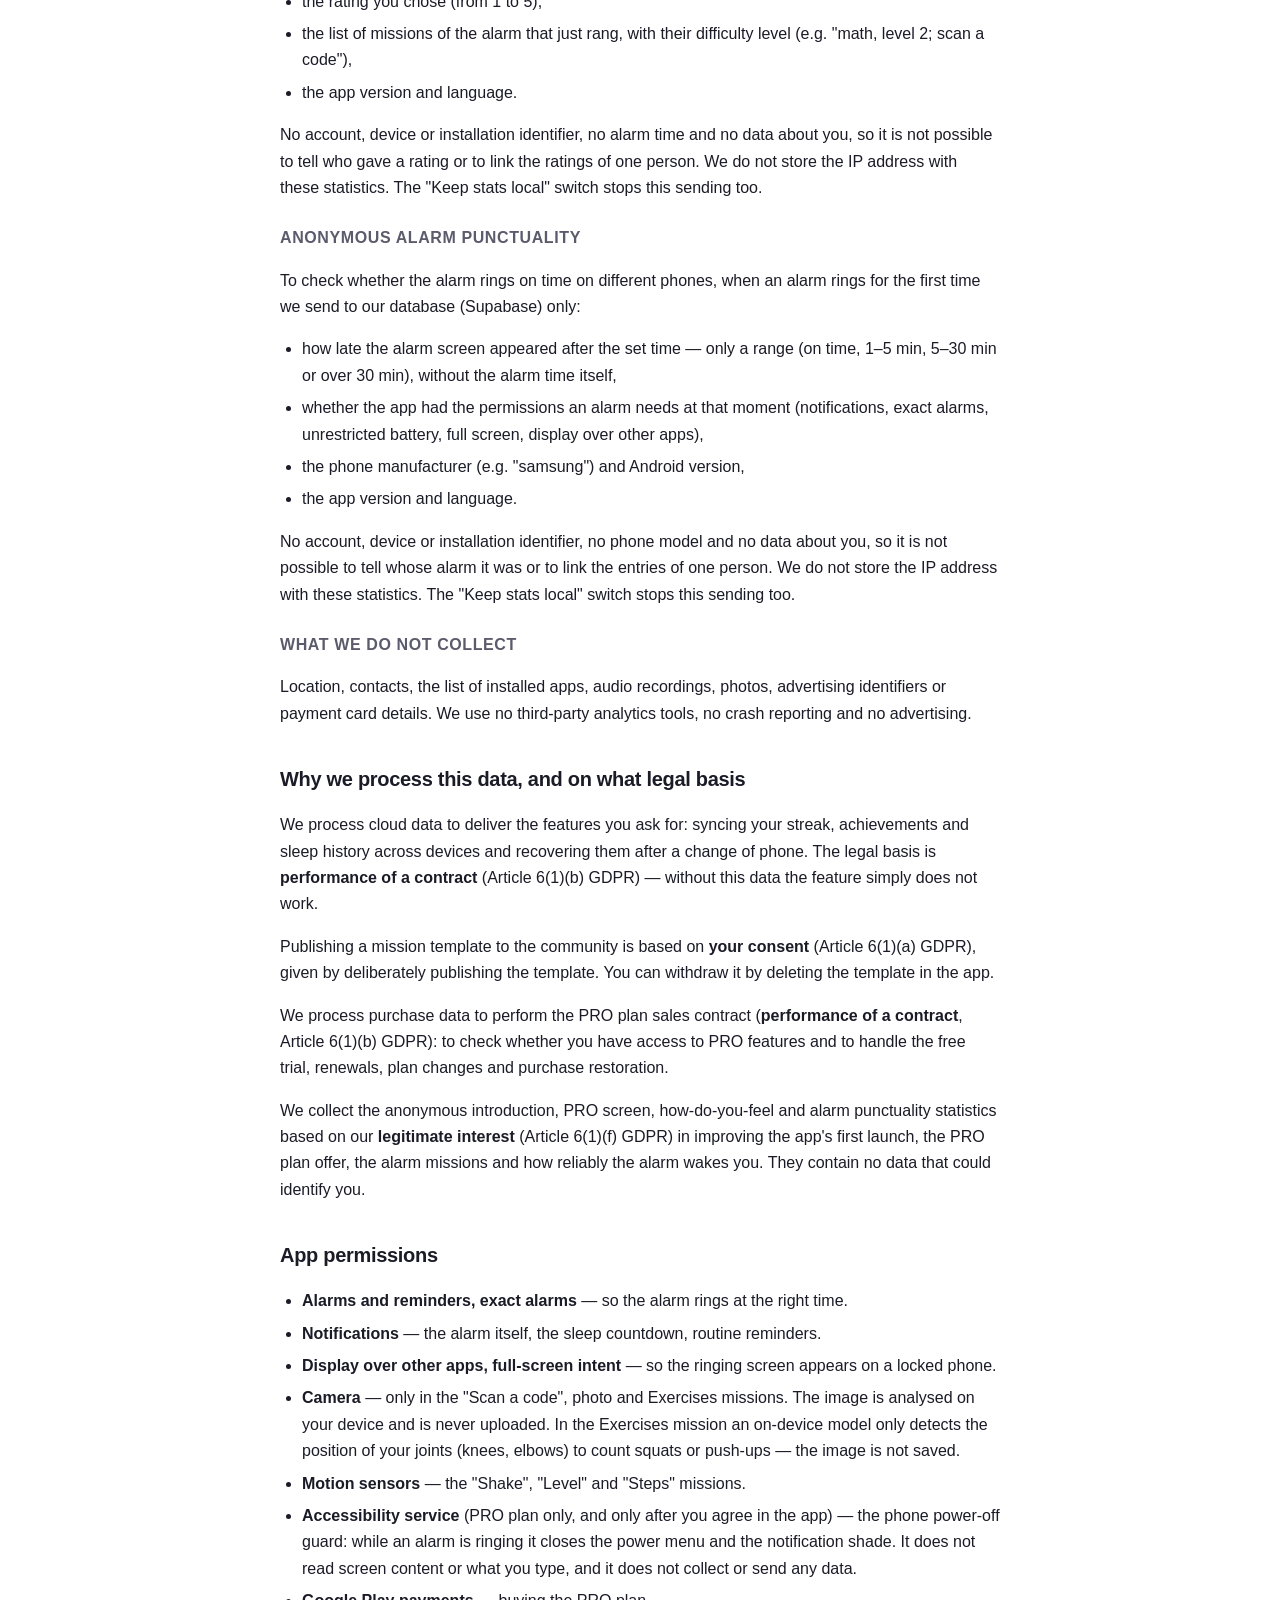
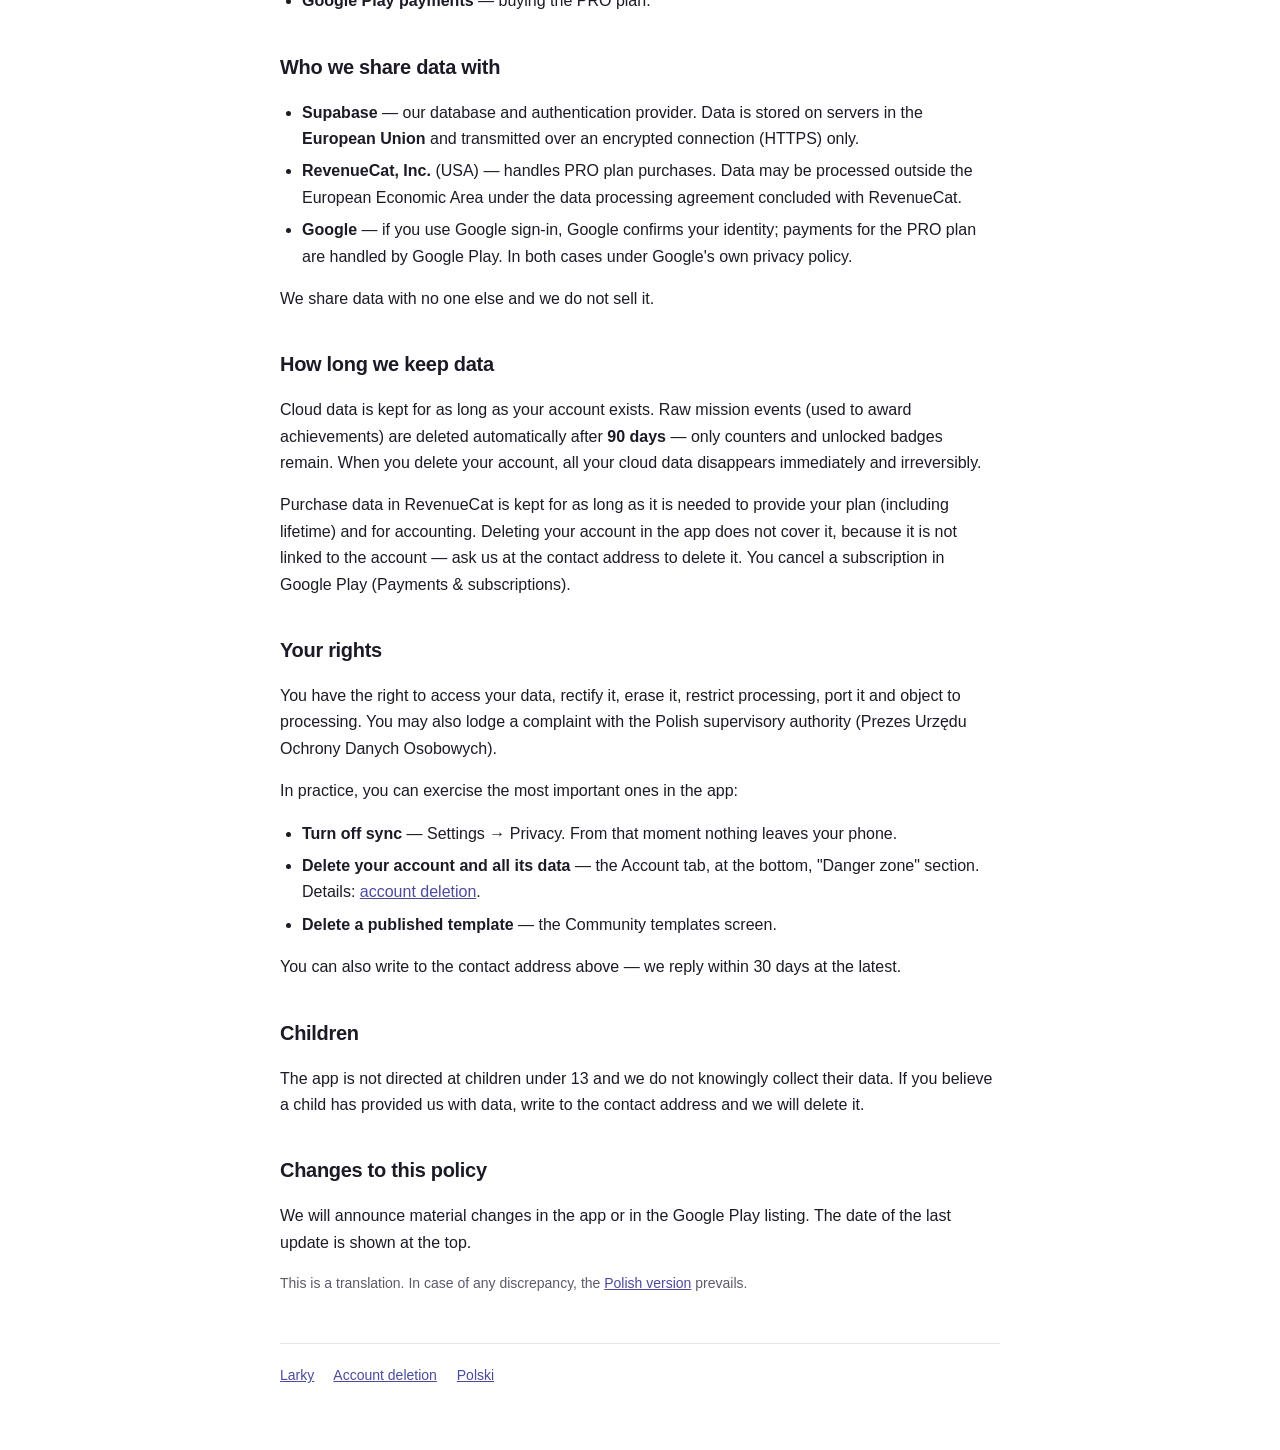
<file: docs/www/privacy-policy.html>
<!doctype html>
<html lang="en">
  <head>
    <meta charset="utf-8" />
    <meta name="viewport" content="width=device-width, initial-scale=1" />
    <title>Privacy Policy — Larky</title>
    <meta
      name="description"
      content="Larky privacy policy: what data we collect, why, and how to delete it."
    />
    <link rel="stylesheet" href="style.css" />
  </head>
  <body>
    <main>
      <header>
        <a class="brand" href="index.html">Larky</a>
        <p class="meta lang">
          <a href="polityka-prywatnosci.html">Polski</a> · <strong>English</strong>
        </p>
        <h1>Privacy Policy</h1>
        <p class="meta">
          Last updated: <strong>24 November 2026</strong><br />
          App: Larky (Android, <code>com.sonntech.larky</code>)<br />
          Data controller: <strong>Sonntech Maciej Gierłachowski</strong><br />
          Contact:
          <a href="mailto:konderdev@gmail.com">konderdev@gmail.com</a>
        </p>
      </header>

      <div class="lead">
        <p>
          Larky is an alarm clock. It needs no account and no personal data to
          work — every alarm feature runs without signing in and without an
          internet connection.
        </p>
        <p>
          If you turn on cloud sync, we store only what is needed for your
          wake-up streak, achievements and sleep history to survive a change of
          phone. <strong>We do not sell data, show ads, or use tracking
          tools.</strong> The only statistics are anonymous counts of the
          introduction steps on first launch, of PRO screen views, of an
          optional how-do-you-feel rating after waking up and of alarm
          punctuality (described below).
        </p>
        <p>
          Photos taken in the photo mission and the camera image in the
          Exercises mission <strong>never leave your phone</strong> — they are
          checked locally, by a model that runs offline. The Exercises camera
          image is not saved, not even on your phone.
        </p>
      </div>

      <h2>What data we collect</h2>

      <h3>Data that stays on your phone only</h3>
      <p>
        It never reaches any server and disappears when you uninstall the app:
      </p>
      <ul>
        <li>alarms (times, days, names, mission settings, chosen sounds),</li>
        <li>photos used as alarm backgrounds and photos taken in the photo mission,</li>
        <li>barcodes and QR codes saved for the "Scan a code" mission,</li>
        <li>alarm session history (how you dismissed the alarm, mission times),</li>
        <li>app settings.</li>
      </ul>

      <h3>Data stored in the cloud (only with sync enabled)</h3>
      <ul>
        <li>
          <strong>Account identifier</strong> — a random technical identifier
          (UUID) created automatically. The account is anonymous: it contains
          no name, e-mail address or phone number.
        </li>
        <li>
          <strong>Device time zone</strong> — needed so the server can
          determine the date of your wake-up correctly (otherwise your streak
          would break when travelling).
        </li>
        <li>
          <strong>Wake-ups</strong> — the date and time you successfully
          dismissed an alarm and which alarm it was. This is what the streak
          and statistics are calculated from.
        </li>
        <li>
          <strong>Achievements</strong> — how many missions of each type you
          played, your best reaction time, and unlocked badges with their
          unlock dates.
        </li>
        <li>
          <strong>Sleep history</strong> — if you use the "Going to sleep"
          mode: when you went to bed and got up, your planned bedtime, and how
          long you slept.
        </li>
        <li>
          <strong>Mission templates you publish</strong> — the name and mission
          configuration, plus your votes on other people's templates.
          Publishing is voluntary, and we strip references to your photos and
          codes before sending.
        </li>
      </ul>

      <h3>Data from your Google account (only if you link it)</h3>
      <p>
        Linking a Google account is optional and serves one purpose: recovering
        your data after a change of phone. We then receive your e-mail address,
        the name shown in your Google profile, and the address of your profile
        picture. We have no access to your mail, contacts, files or any other
        Google service.
      </p>
      <p>
        <strong>The name from your Google account is never published.</strong>
        We do not show it to other users.
      </p>

      <h3>PRO plan purchases</h3>
      <p>
        Payments are handled by <strong>Google Play</strong> — only Google sees
        your card and payment details, we don't. To check whether you have an
        active PRO plan we use a service called <strong>RevenueCat</strong>.
        It receives:
      </p>
      <ul>
        <li>
          a random customer identifier created by the app — with no name or
          e-mail address, and not linked to your cloud account or Google
          account,
        </li>
        <li>
          purchase information from Google Play: the purchase identifier and
          token, the plan bought, purchase, renewal and expiry dates, and the
          subscription status (e.g. free trial, cancelled),
        </li>
        <li>
          technical data sent with each connection, including the app and
          system version, language, store country and IP address.
        </li>
      </ul>
      <p>
        The app connects to RevenueCat when it shows the PRO screen with plan
        prices — when you open it yourself, at the end of the introduction on
        first launch, or on the next launch if the introduction was
        interrupted — on "Restore purchases", and when the Play Store on your
        phone confirms that this Google account owns a Larky purchase (then,
        after a reinstall or on a new phone, the app restores your plan on its
        own). That check itself happens in the Play Store on your phone and
        sends nothing to us or to RevenueCat.
      </p>

      <h3>Anonymous introduction statistics (first launch)</h3>
      <p>
        On first launch the app walks you through a short introduction. To
        learn at which step people give up, we send to our database
        (Supabase) only:
      </p>
      <ul>
        <li>
          the name of the step the introduction reached (e.g. "first alarm
          set"),
        </li>
        <li>
          the answer chosen to the question about your mornings (e.g. "I
          snooze"),
        </li>
        <li>
          on the permissions step — which permissions were missing and which
          were turned on or left for later (e.g. "exact alarms: turned on"),
        </li>
        <li>the app version,</li>
        <li>the app language.</li>
      </ul>
      <p>
        No account, device or installation identifier, and no data about you.
        Each step reaches us at most once, so we only see totals: they cannot
        tell us who you are or link the steps of one person. We do not store
        the IP address with these statistics. The "Keep stats local" switch in
        the settings stops this sending.
      </p>

      <h3>Anonymous PRO screen statistics</h3>
      <p>
        To learn which places in the app lead to the PRO plan, we send to our
        database (Supabase) only:
      </p>
      <ul>
        <li>
          the kind of event: the PRO screen shown, closed without buying, the
          buy button tapped (before the Google Play window opens), cancelled
          in the Google Play window or a purchase error, a free trial started,
          or a purchase — and for closing, the tap and the purchase result,
          how many seconds passed since the PRO screen was shown,
        </li>
        <li>
          where the PRO screen was opened from (e.g. "end of the
          introduction", "lock next to statistics") and which PRO feature it
          was about,
        </li>
        <li>
          for a buy button tap and for a purchase — the kind of plan (monthly,
          yearly, lifetime),
        </li>
        <li>
          whether this is the first time the PRO screen was shown on this
          phone (a marker stored only on the phone),
        </li>
        <li>the app version and language.</li>
      </ul>
      <p>
        Just like the introduction statistics: no account, device or
        installation identifier and no data about you, so events of one person
        cannot be linked. We do not store the IP address with these
        statistics. The "Keep stats local" switch stops this sending too.
      </p>

      <h3>Anonymous how-do-you-feel rating</h3>
      <p>
        After the first wake-up of the day the app may ask how you feel, on a
        scale from 1 to 5. Answering is optional. To learn after which
        missions waking up feels best, we send to our database (Supabase)
        only:
      </p>
      <ul>
        <li>the rating you chose (from 1 to 5),</li>
        <li>
          the list of missions of the alarm that just rang, with their
          difficulty level (e.g. "math, level 2; scan a code"),
        </li>
        <li>the app version and language.</li>
      </ul>
      <p>
        No account, device or installation identifier, no alarm time and no
        data about you, so it is not possible to tell who gave a rating or to
        link the ratings of one person. We do not store the IP address with
        these statistics. The "Keep stats local" switch stops this sending
        too.
      </p>

      <h3>Anonymous alarm punctuality</h3>
      <p>
        To check whether the alarm rings on time on different phones, when an
        alarm rings for the first time we send to our database (Supabase)
        only:
      </p>
      <ul>
        <li>
          how late the alarm screen appeared after the set time — only a range
          (on time, 1–5 min, 5–30 min or over 30 min), without the alarm time
          itself,
        </li>
        <li>
          whether the app had the permissions an alarm needs at that moment
          (notifications, exact alarms, unrestricted battery, full screen,
          display over other apps),
        </li>
        <li>the phone manufacturer (e.g. "samsung") and Android version,</li>
        <li>the app version and language.</li>
      </ul>
      <p>
        No account, device or installation identifier, no phone model and no
        data about you, so it is not possible to tell whose alarm it was or to
        link the entries of one person. We do not store the IP address with
        these statistics. The "Keep stats local" switch stops this sending
        too.
      </p>

      <h3>What we do NOT collect</h3>
      <p>
        Location, contacts, the list of installed apps, audio recordings,
        photos, advertising identifiers or payment card details. We use no
        third-party analytics tools, no crash reporting and no advertising.
      </p>

      <h2>Why we process this data, and on what legal basis</h2>
      <p>
        We process cloud data to deliver the features you ask for: syncing your
        streak, achievements and sleep history across devices and recovering
        them after a change of phone. The legal basis is
        <strong>performance of a contract</strong> (Article 6(1)(b) GDPR) —
        without this data the feature simply does not work.
      </p>
      <p>
        Publishing a mission template to the community is based on
        <strong>your consent</strong> (Article 6(1)(a) GDPR), given by
        deliberately publishing the template. You can withdraw it by deleting
        the template in the app.
      </p>
      <p>
        We process purchase data to perform the PRO plan sales contract
        (<strong>performance of a contract</strong>, Article 6(1)(b) GDPR): to
        check whether you have access to PRO features and to handle the free
        trial, renewals, plan changes and purchase restoration.
      </p>
      <p>
        We collect the anonymous introduction, PRO screen, how-do-you-feel and
        alarm punctuality statistics based on our <strong>legitimate
        interest</strong> (Article 6(1)(f) GDPR) in improving the app's first
        launch, the PRO plan offer, the alarm missions and how reliably the
        alarm wakes you. They contain no data that could identify you.
      </p>

      <h2>App permissions</h2>
      <ul>
        <li>
          <strong>Alarms and reminders, exact alarms</strong> — so the alarm
          rings at the right time.
        </li>
        <li>
          <strong>Notifications</strong> — the alarm itself, the sleep
          countdown, routine reminders.
        </li>
        <li>
          <strong>Display over other apps, full-screen intent</strong> — so the
          ringing screen appears on a locked phone.
        </li>
        <li>
          <strong>Camera</strong> — only in the "Scan a code", photo and
          Exercises missions. The image is analysed on your device and is never
          uploaded. In the Exercises mission an on-device model only detects
          the position of your joints (knees, elbows) to count squats or
          push-ups — the image is not saved.
        </li>
        <li>
          <strong>Motion sensors</strong> — the "Shake", "Level" and "Steps"
          missions.
        </li>
        <li>
          <strong>Accessibility service</strong> (PRO plan only, and only after
          you agree in the app) — the phone power-off guard: while an alarm is
          ringing it closes the power menu and the notification shade. It
          does not read screen content or what you type, and it does not
          collect or send any data.
        </li>
        <li>
          <strong>Google Play payments</strong> — buying the PRO plan.
        </li>
      </ul>

      <h2>Who we share data with</h2>
      <ul>
        <li>
          <strong>Supabase</strong> — our database and authentication provider.
          Data is stored on servers in the <strong>European Union</strong> and
          transmitted over an encrypted connection (HTTPS) only.
        </li>
        <li>
          <strong>RevenueCat, Inc.</strong> (USA) — handles PRO plan purchases.
          Data may be processed outside the European Economic Area under the
          data processing agreement concluded with RevenueCat.
        </li>
        <li>
          <strong>Google</strong> — if you use Google sign-in, Google confirms
          your identity; payments for the PRO plan are handled by Google Play.
          In both cases under Google's own privacy policy.
        </li>
      </ul>
      <p>We share data with no one else and we do not sell it.</p>

      <h2>How long we keep data</h2>
      <p>
        Cloud data is kept for as long as your account exists. Raw mission
        events (used to award achievements) are deleted automatically after
        <strong>90 days</strong> — only counters and unlocked badges remain.
        When you delete your account, all your cloud data disappears
        immediately and irreversibly.
      </p>
      <p>
        Purchase data in RevenueCat is kept for as long as it is needed to
        provide your plan (including lifetime) and for accounting. Deleting
        your account in the app does not cover it, because it is not linked to
        the account — ask us at the contact address to delete it. You cancel a
        subscription in Google Play (Payments &amp; subscriptions).
      </p>

      <h2>Your rights</h2>
      <p>
        You have the right to access your data, rectify it, erase it, restrict
        processing, port it and object to processing. You may also lodge a
        complaint with the Polish supervisory authority (Prezes Urzędu Ochrony
        Danych Osobowych).
      </p>
      <p>In practice, you can exercise the most important ones in the app:</p>
      <ul>
        <li>
          <strong>Turn off sync</strong> — Settings → Privacy. From that moment
          nothing leaves your phone.
        </li>
        <li>
          <strong>Delete your account and all its data</strong> — the Account
          tab, at the bottom, "Danger zone" section. Details:
          <a href="account-deletion.html">account deletion</a>.
        </li>
        <li>
          <strong>Delete a published template</strong> — the Community
          templates screen.
        </li>
      </ul>
      <p>
        You can also write to the contact address above — we reply within 30
        days at the latest.
      </p>

      <h2>Children</h2>
      <p>
        The app is not directed at children under 13 and we do not knowingly
        collect their data. If you believe a child has provided us with data,
        write to the contact address and we will delete it.
      </p>

      <h2>Changes to this policy</h2>
      <p>
        We will announce material changes in the app or in the Google Play
        listing. The date of the last update is shown at the top.
      </p>

      <p class="meta">
        This is a translation. In case of any discrepancy, the
        <a href="polityka-prywatnosci.html">Polish version</a> prevails.
      </p>

      <footer>
        <a href="index.html">Larky</a>
        <a href="account-deletion.html">Account deletion</a>
        <a href="polityka-prywatnosci.html">Polski</a>
      </footer>
    </main>
  </body>
</html>
</file>
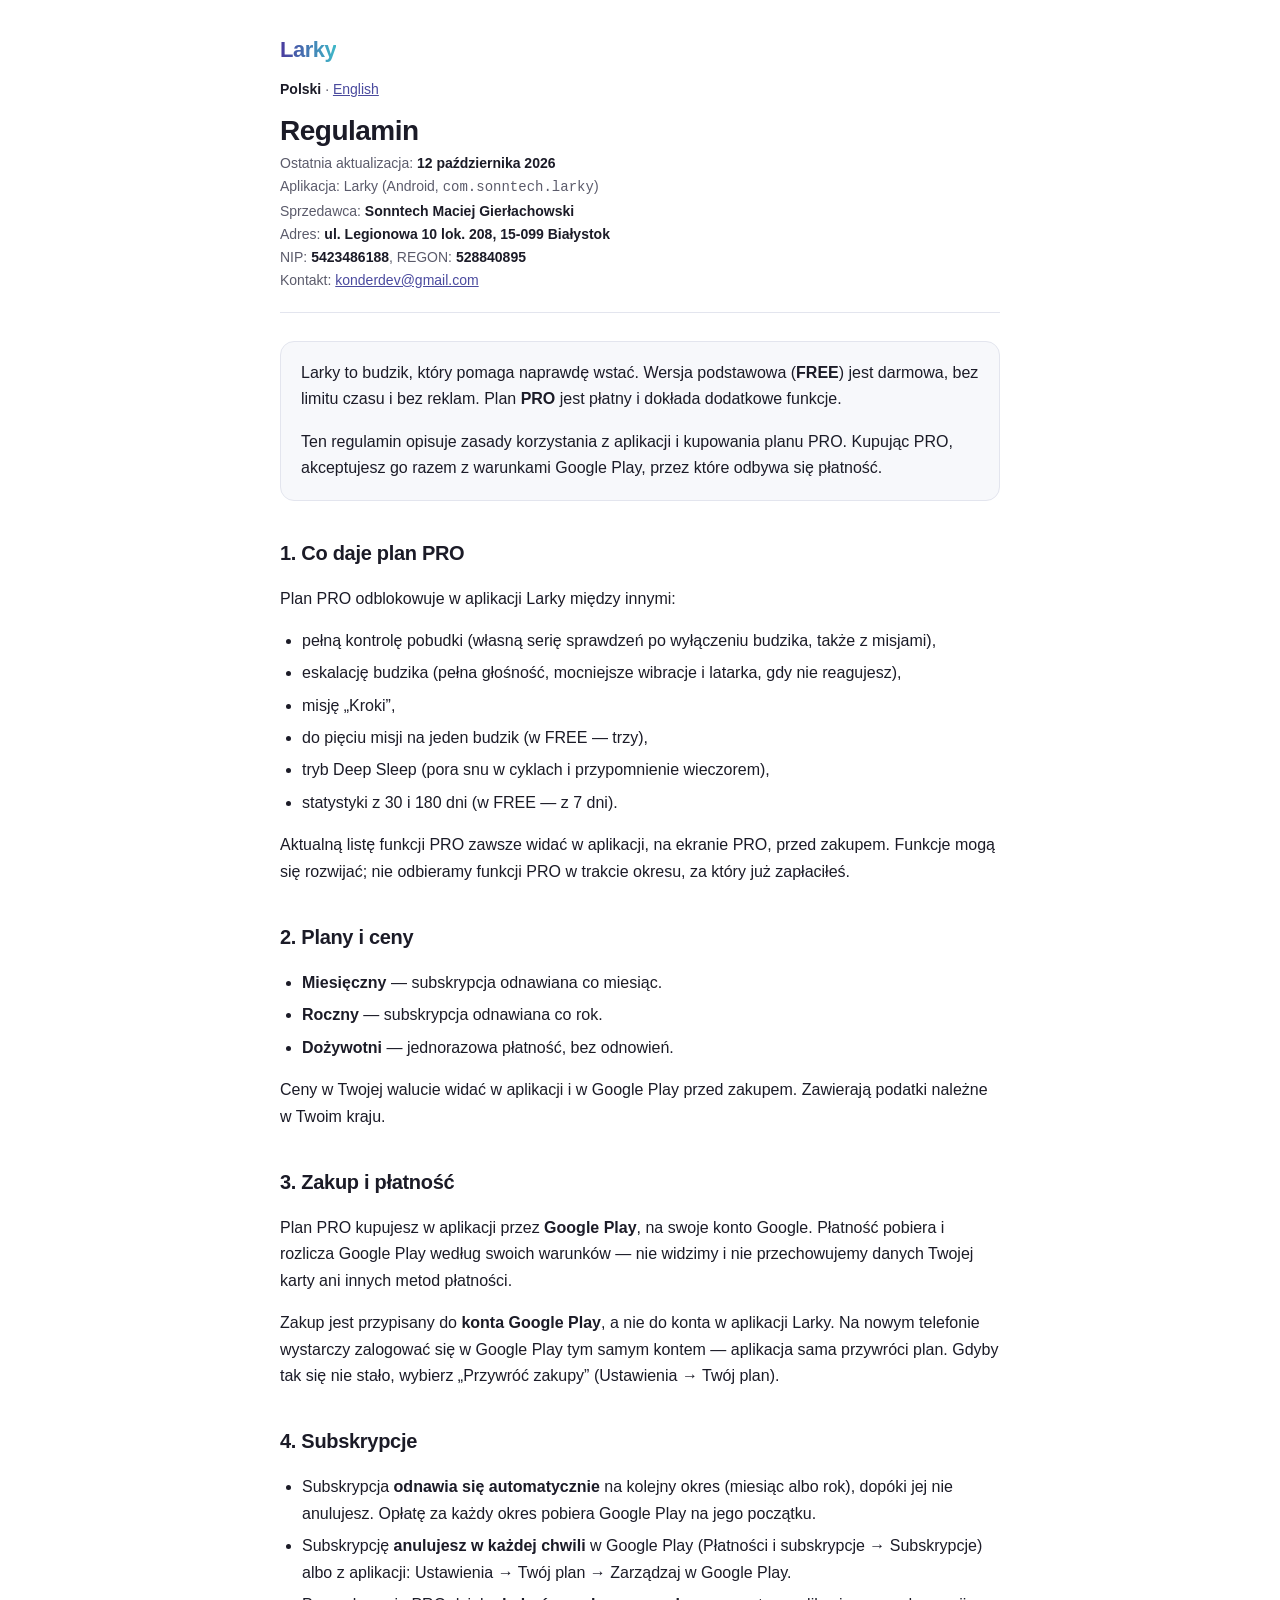
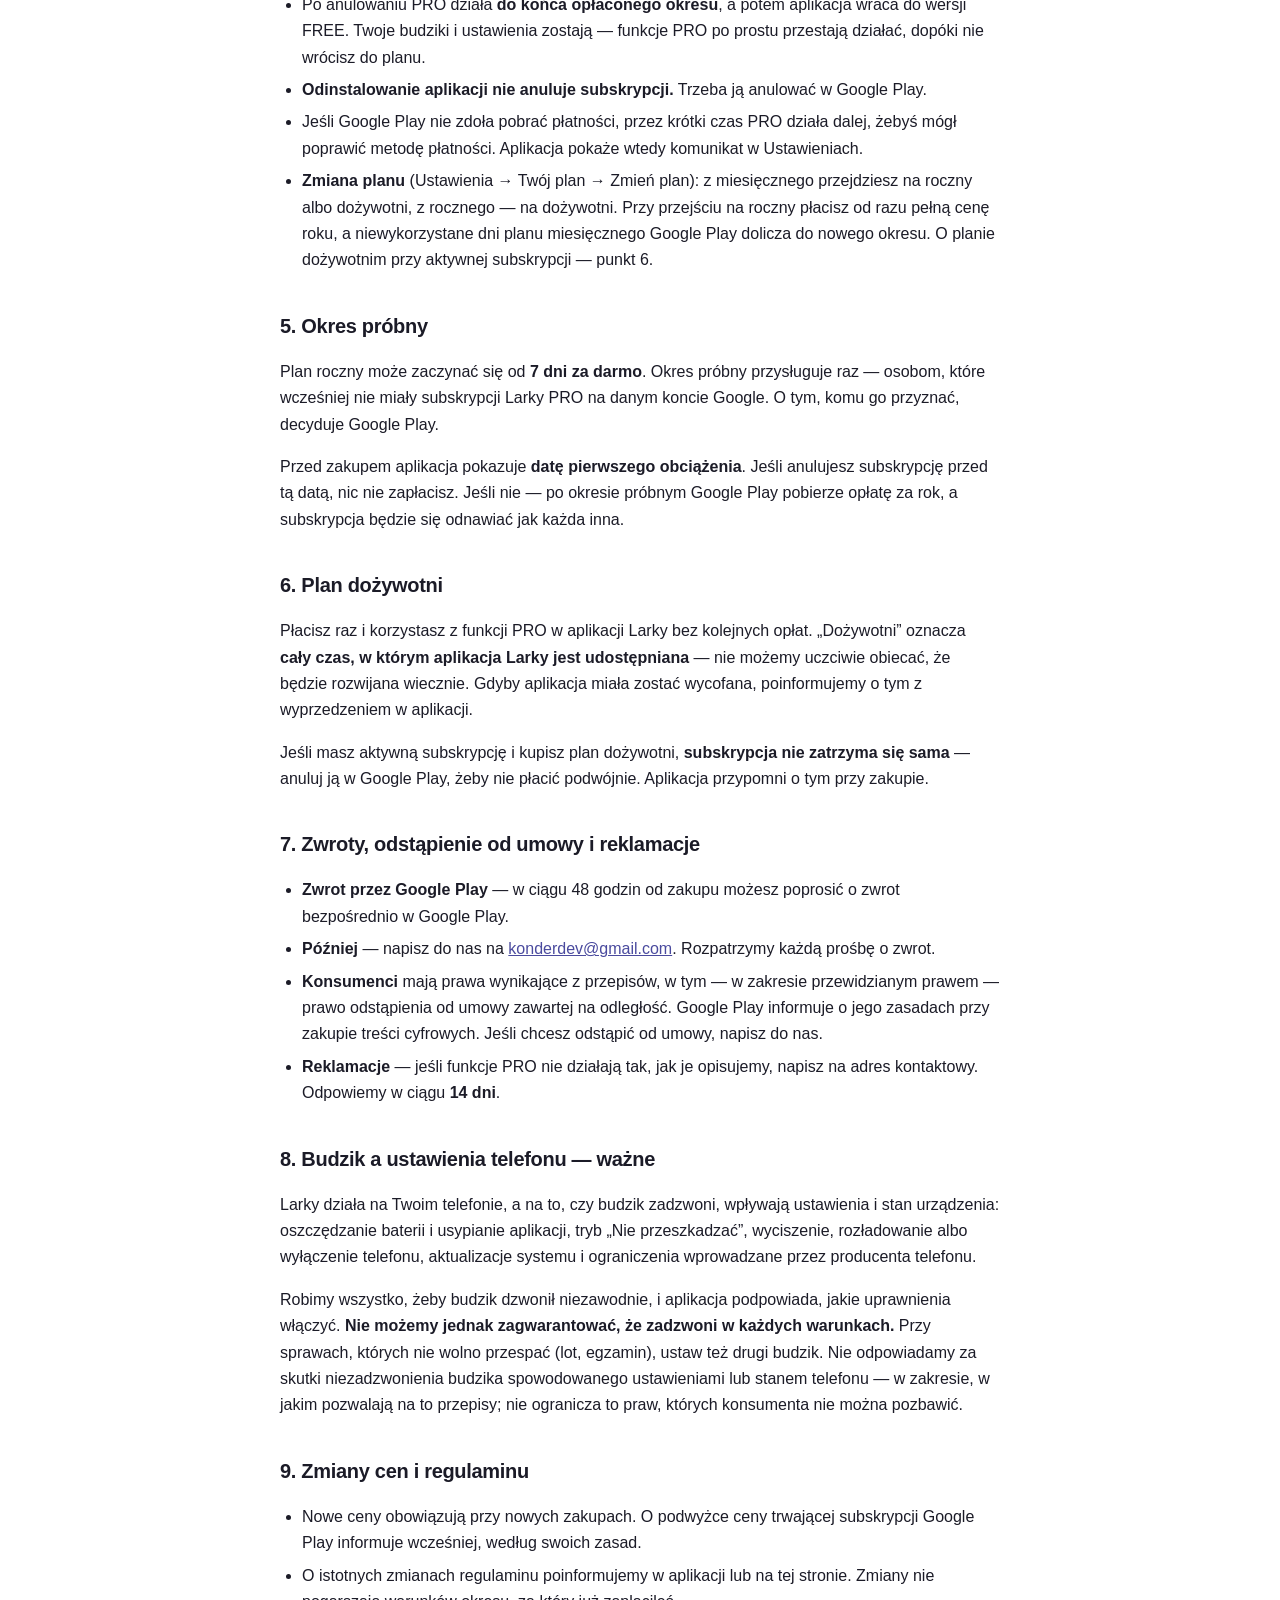
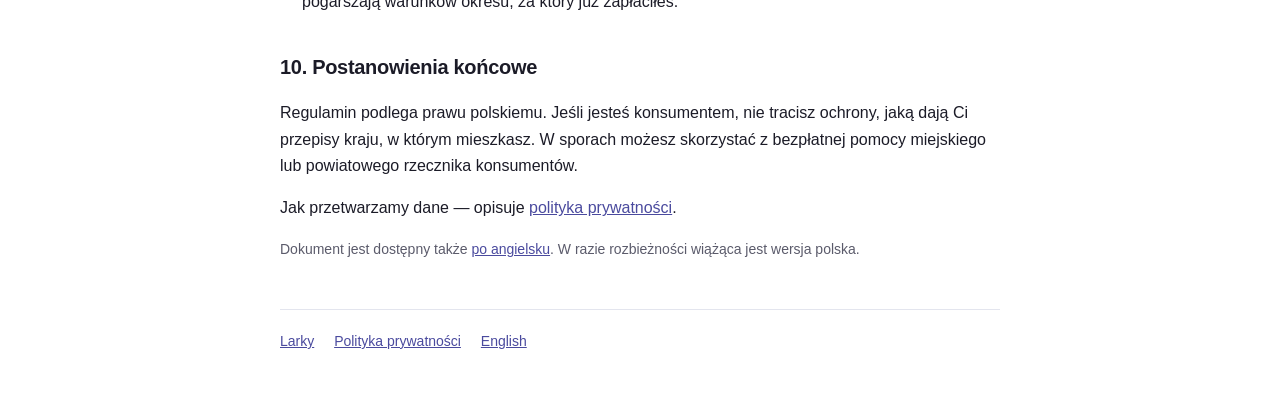
<file: docs/www/regulamin.html>
<!doctype html>
<html lang="pl">
  <head>
    <meta charset="utf-8" />
    <meta name="viewport" content="width=device-width, initial-scale=1" />
    <title>Regulamin — Larky</title>
    <meta
      name="description"
      content="Regulamin aplikacji Larky: plan PRO, subskrypcje, okres próbny, plan dożywotni, zwroty i reklamacje."
    />
    <link rel="stylesheet" href="style.css" />
  </head>
  <body>
    <main>
      <header>
        <a class="brand" href="index.html">Larky</a>
        <p class="meta lang">
          <strong>Polski</strong> · <a href="terms.html">English</a>
        </p>
        <h1>Regulamin</h1>
        <p class="meta">
          Ostatnia aktualizacja: <strong>12 października 2026</strong><br />
          Aplikacja: Larky (Android, <code>com.sonntech.larky</code>)<br />
          Sprzedawca: <strong>Sonntech Maciej Gierłachowski</strong><br />
          Adres: <strong>ul. Legionowa 10 lok. 208, 15-099 Białystok</strong><br />
          NIP: <strong>5423486188</strong>, REGON: <strong>528840895</strong><br />
          Kontakt:
          <a href="mailto:konderdev@gmail.com">konderdev@gmail.com</a>
        </p>
      </header>

      <div class="lead">
        <p>
          Larky to budzik, który pomaga naprawdę wstać. Wersja podstawowa
          (<strong>FREE</strong>) jest darmowa, bez limitu czasu i bez reklam.
          Plan <strong>PRO</strong> jest płatny i dokłada dodatkowe funkcje.
        </p>
        <p>
          Ten regulamin opisuje zasady korzystania z aplikacji i kupowania
          planu PRO. Kupując PRO, akceptujesz go razem z warunkami Google Play,
          przez które odbywa się płatność.
        </p>
      </div>

      <h2>1. Co daje plan PRO</h2>
      <p>Plan PRO odblokowuje w aplikacji Larky między innymi:</p>
      <ul>
        <li>
          pełną kontrolę pobudki (własną serię sprawdzeń po wyłączeniu
          budzika, także z misjami),
        </li>
        <li>
          eskalację budzika (pełna głośność, mocniejsze wibracje i latarka,
          gdy nie reagujesz),
        </li>
        <li>misję „Kroki”,</li>
        <li>do pięciu misji na jeden budzik (w FREE — trzy),</li>
        <li>tryb Deep Sleep (pora snu w cyklach i przypomnienie wieczorem),</li>
        <li>statystyki z 30 i 180 dni (w FREE — z 7 dni).</li>
      </ul>
      <p>
        Aktualną listę funkcji PRO zawsze widać w aplikacji, na ekranie PRO,
        przed zakupem. Funkcje mogą się rozwijać; nie odbieramy funkcji PRO
        w trakcie okresu, za który już zapłaciłeś.
      </p>

      <h2>2. Plany i ceny</h2>
      <ul>
        <li>
          <strong>Miesięczny</strong> — subskrypcja odnawiana co miesiąc.
        </li>
        <li>
          <strong>Roczny</strong> — subskrypcja odnawiana co rok.
        </li>
        <li>
          <strong>Dożywotni</strong> — jednorazowa płatność, bez odnowień.
        </li>
      </ul>
      <p>
        Ceny w Twojej walucie widać w aplikacji i w Google Play przed
        zakupem. Zawierają podatki należne w Twoim kraju.
      </p>

      <h2>3. Zakup i płatność</h2>
      <p>
        Plan PRO kupujesz w aplikacji przez <strong>Google Play</strong>,
        na swoje konto Google. Płatność pobiera i rozlicza Google Play
        według swoich warunków — nie widzimy i nie przechowujemy danych
        Twojej karty ani innych metod płatności.
      </p>
      <p>
        Zakup jest przypisany do <strong>konta Google Play</strong>, a nie
        do konta w aplikacji Larky. Na nowym telefonie wystarczy zalogować
        się w Google Play tym samym kontem — aplikacja sama przywróci plan.
        Gdyby tak się nie stało, wybierz „Przywróć zakupy” (Ustawienia →
        Twój plan).
      </p>

      <h2>4. Subskrypcje</h2>
      <ul>
        <li>
          Subskrypcja <strong>odnawia się automatycznie</strong> na kolejny
          okres (miesiąc albo rok), dopóki jej nie anulujesz. Opłatę za każdy
          okres pobiera Google Play na jego początku.
        </li>
        <li>
          Subskrypcję <strong>anulujesz w każdej chwili</strong> w Google Play
          (Płatności i subskrypcje → Subskrypcje) albo z aplikacji: Ustawienia
          → Twój plan → Zarządzaj w Google Play.
        </li>
        <li>
          Po anulowaniu PRO działa <strong>do końca opłaconego okresu</strong>,
          a potem aplikacja wraca do wersji FREE. Twoje budziki i ustawienia
          zostają — funkcje PRO po prostu przestają działać, dopóki nie
          wrócisz do planu.
        </li>
        <li>
          <strong>Odinstalowanie aplikacji nie anuluje subskrypcji.</strong>
          Trzeba ją anulować w Google Play.
        </li>
        <li>
          Jeśli Google Play nie zdoła pobrać płatności, przez krótki czas PRO
          działa dalej, żebyś mógł poprawić metodę płatności. Aplikacja
          pokaże wtedy komunikat w Ustawieniach.
        </li>
        <li>
          <strong>Zmiana planu</strong> (Ustawienia → Twój plan → Zmień
          plan): z miesięcznego przejdziesz na roczny albo dożywotni,
          z rocznego — na dożywotni. Przy przejściu na roczny płacisz od
          razu pełną cenę roku, a niewykorzystane dni planu miesięcznego
          Google Play dolicza do nowego okresu. O planie dożywotnim przy
          aktywnej subskrypcji — punkt 6.
        </li>
      </ul>

      <h2>5. Okres próbny</h2>
      <p>
        Plan roczny może zaczynać się od <strong>7 dni za darmo</strong>.
        Okres próbny przysługuje raz — osobom, które wcześniej nie miały
        subskrypcji Larky PRO na danym koncie Google. O tym, komu go
        przyznać, decyduje Google Play.
      </p>
      <p>
        Przed zakupem aplikacja pokazuje <strong>datę pierwszego
        obciążenia</strong>. Jeśli anulujesz subskrypcję przed tą datą,
        nic nie zapłacisz. Jeśli nie — po okresie próbnym Google Play
        pobierze opłatę za rok, a subskrypcja będzie się odnawiać jak każda
        inna.
      </p>

      <h2>6. Plan dożywotni</h2>
      <p>
        Płacisz raz i korzystasz z funkcji PRO w aplikacji Larky bez
        kolejnych opłat. „Dożywotni” oznacza <strong>cały czas, w którym
        aplikacja Larky jest udostępniana</strong> — nie możemy uczciwie
        obiecać, że będzie rozwijana wiecznie. Gdyby aplikacja miała zostać
        wycofana, poinformujemy o tym z wyprzedzeniem w aplikacji.
      </p>
      <p>
        Jeśli masz aktywną subskrypcję i kupisz plan dożywotni,
        <strong>subskrypcja nie zatrzyma się sama</strong> — anuluj ją
        w Google Play, żeby nie płacić podwójnie. Aplikacja przypomni
        o tym przy zakupie.
      </p>

      <h2>7. Zwroty, odstąpienie od umowy i reklamacje</h2>
      <ul>
        <li>
          <strong>Zwrot przez Google Play</strong> — w ciągu 48 godzin od
          zakupu możesz poprosić o zwrot bezpośrednio w Google Play.
        </li>
        <li>
          <strong>Później</strong> — napisz do nas na
          <a href="mailto:konderdev@gmail.com">konderdev@gmail.com</a>.
          Rozpatrzymy każdą prośbę o zwrot.
        </li>
        <li>
          <strong>Konsumenci</strong> mają prawa wynikające z przepisów,
          w tym — w zakresie przewidzianym prawem — prawo odstąpienia od
          umowy zawartej na odległość. Google Play informuje o jego zasadach
          przy zakupie treści cyfrowych. Jeśli chcesz odstąpić od umowy,
          napisz do nas.
        </li>
        <li>
          <strong>Reklamacje</strong> — jeśli funkcje PRO nie działają tak,
          jak je opisujemy, napisz na adres kontaktowy. Odpowiemy w ciągu
          <strong>14 dni</strong>.
        </li>
      </ul>

      <h2>8. Budzik a ustawienia telefonu — ważne</h2>
      <p>
        Larky działa na Twoim telefonie, a na to, czy budzik zadzwoni,
        wpływają ustawienia i stan urządzenia: oszczędzanie baterii
        i usypianie aplikacji, tryb „Nie przeszkadzać”, wyciszenie,
        rozładowanie albo wyłączenie telefonu, aktualizacje systemu
        i ograniczenia wprowadzane przez producenta telefonu.
      </p>
      <p>
        Robimy wszystko, żeby budzik dzwonił niezawodnie, i aplikacja
        podpowiada, jakie uprawnienia włączyć. <strong>Nie możemy jednak
        zagwarantować, że zadzwoni w każdych warunkach.</strong> Przy
        sprawach, których nie wolno przespać (lot, egzamin), ustaw też drugi
        budzik. Nie odpowiadamy za skutki niezadzwonienia budzika
        spowodowanego ustawieniami lub stanem telefonu — w zakresie, w jakim
        pozwalają na to przepisy; nie ogranicza to praw, których konsumenta
        nie można pozbawić.
      </p>

      <h2>9. Zmiany cen i regulaminu</h2>
      <ul>
        <li>
          Nowe ceny obowiązują przy nowych zakupach. O podwyżce ceny
          trwającej subskrypcji Google Play informuje wcześniej, według
          swoich zasad.
        </li>
        <li>
          O istotnych zmianach regulaminu poinformujemy w aplikacji lub na tej
          stronie. Zmiany nie pogarszają warunków okresu, za który już
          zapłaciłeś.
        </li>
      </ul>

      <h2>10. Postanowienia końcowe</h2>
      <p>
        Regulamin podlega prawu polskiemu. Jeśli jesteś konsumentem, nie
        tracisz ochrony, jaką dają Ci przepisy kraju, w którym mieszkasz.
        W sporach możesz skorzystać z bezpłatnej pomocy miejskiego lub
        powiatowego rzecznika konsumentów.
      </p>
      <p>
        Jak przetwarzamy dane — opisuje
        <a href="polityka-prywatnosci.html">polityka prywatności</a>.
      </p>

      <p class="meta">
        Dokument jest dostępny także <a href="terms.html">po angielsku</a>.
        W razie rozbieżności wiążąca jest wersja polska.
      </p>

      <footer>
        <a href="index.html">Larky</a>
        <a href="polityka-prywatnosci.html">Polityka prywatności</a>
        <a href="terms.html">English</a>
      </footer>
    </main>
  </body>
</html>
</file>
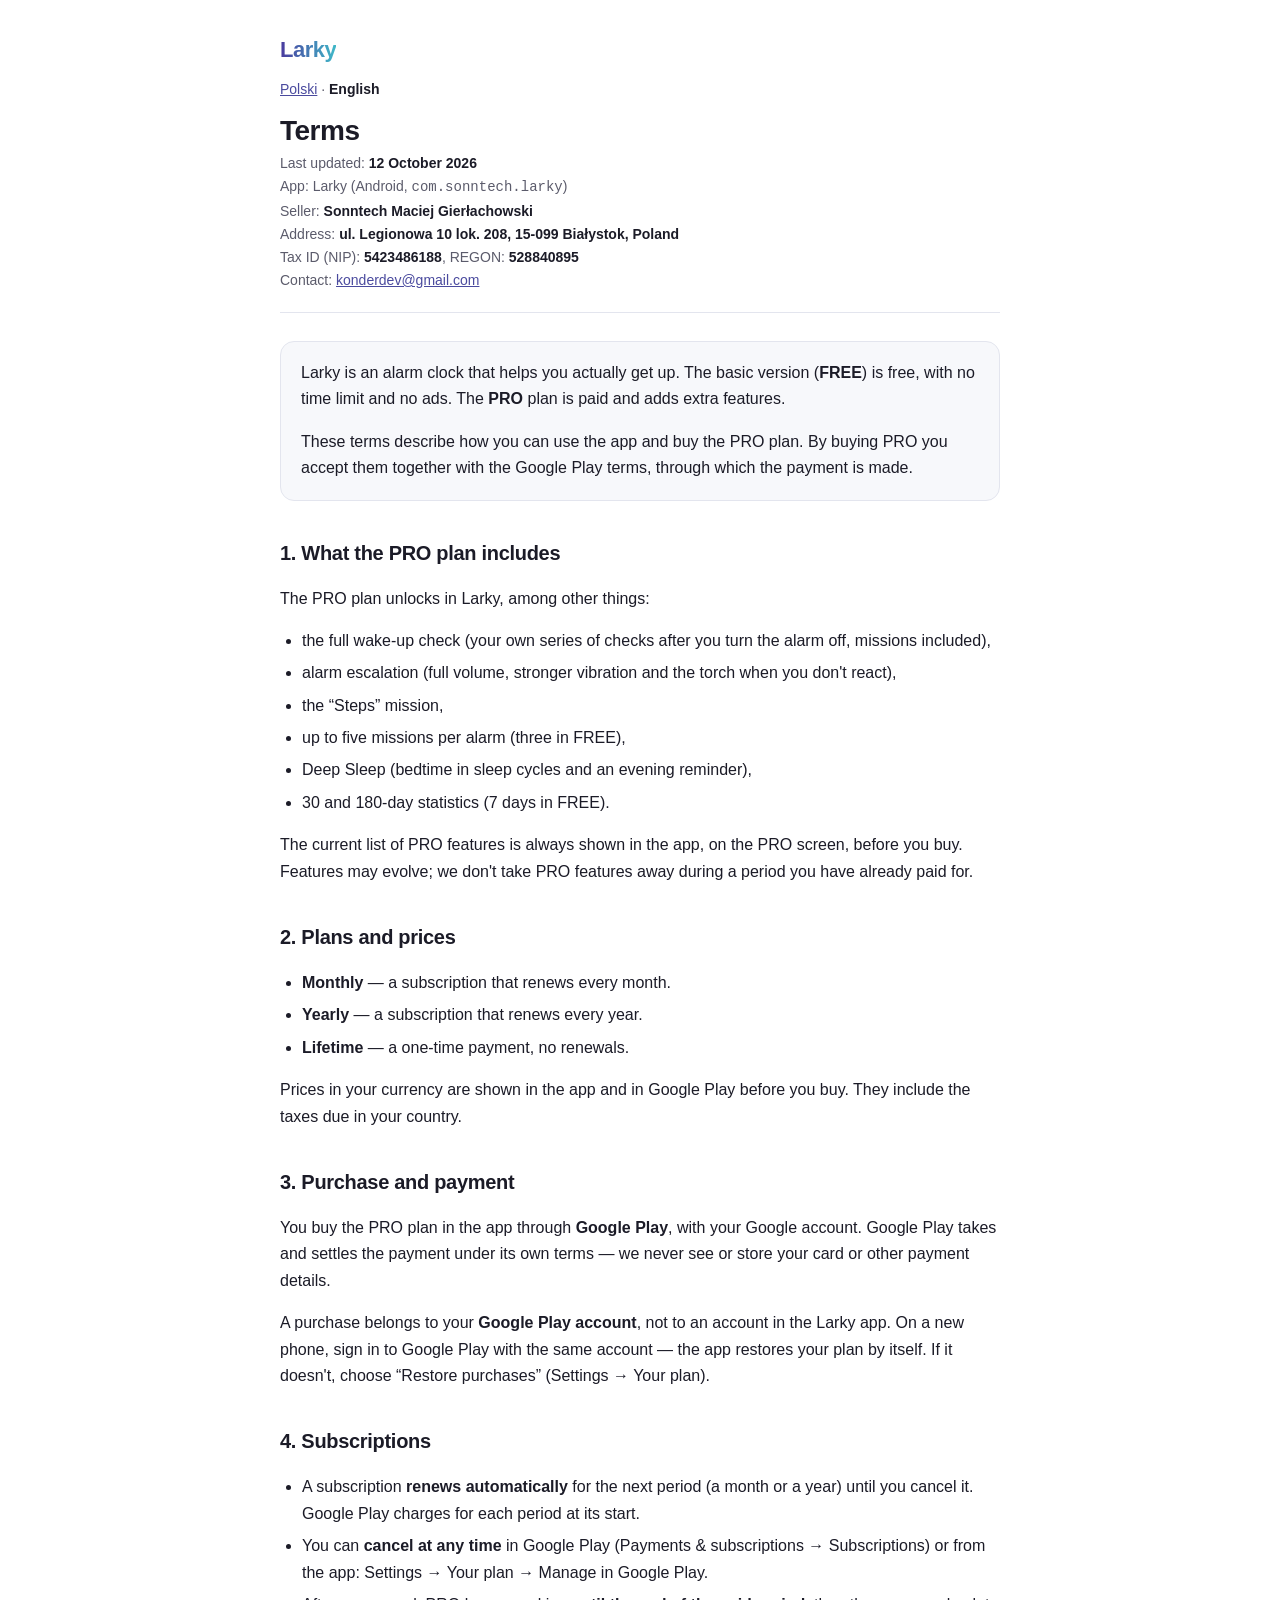
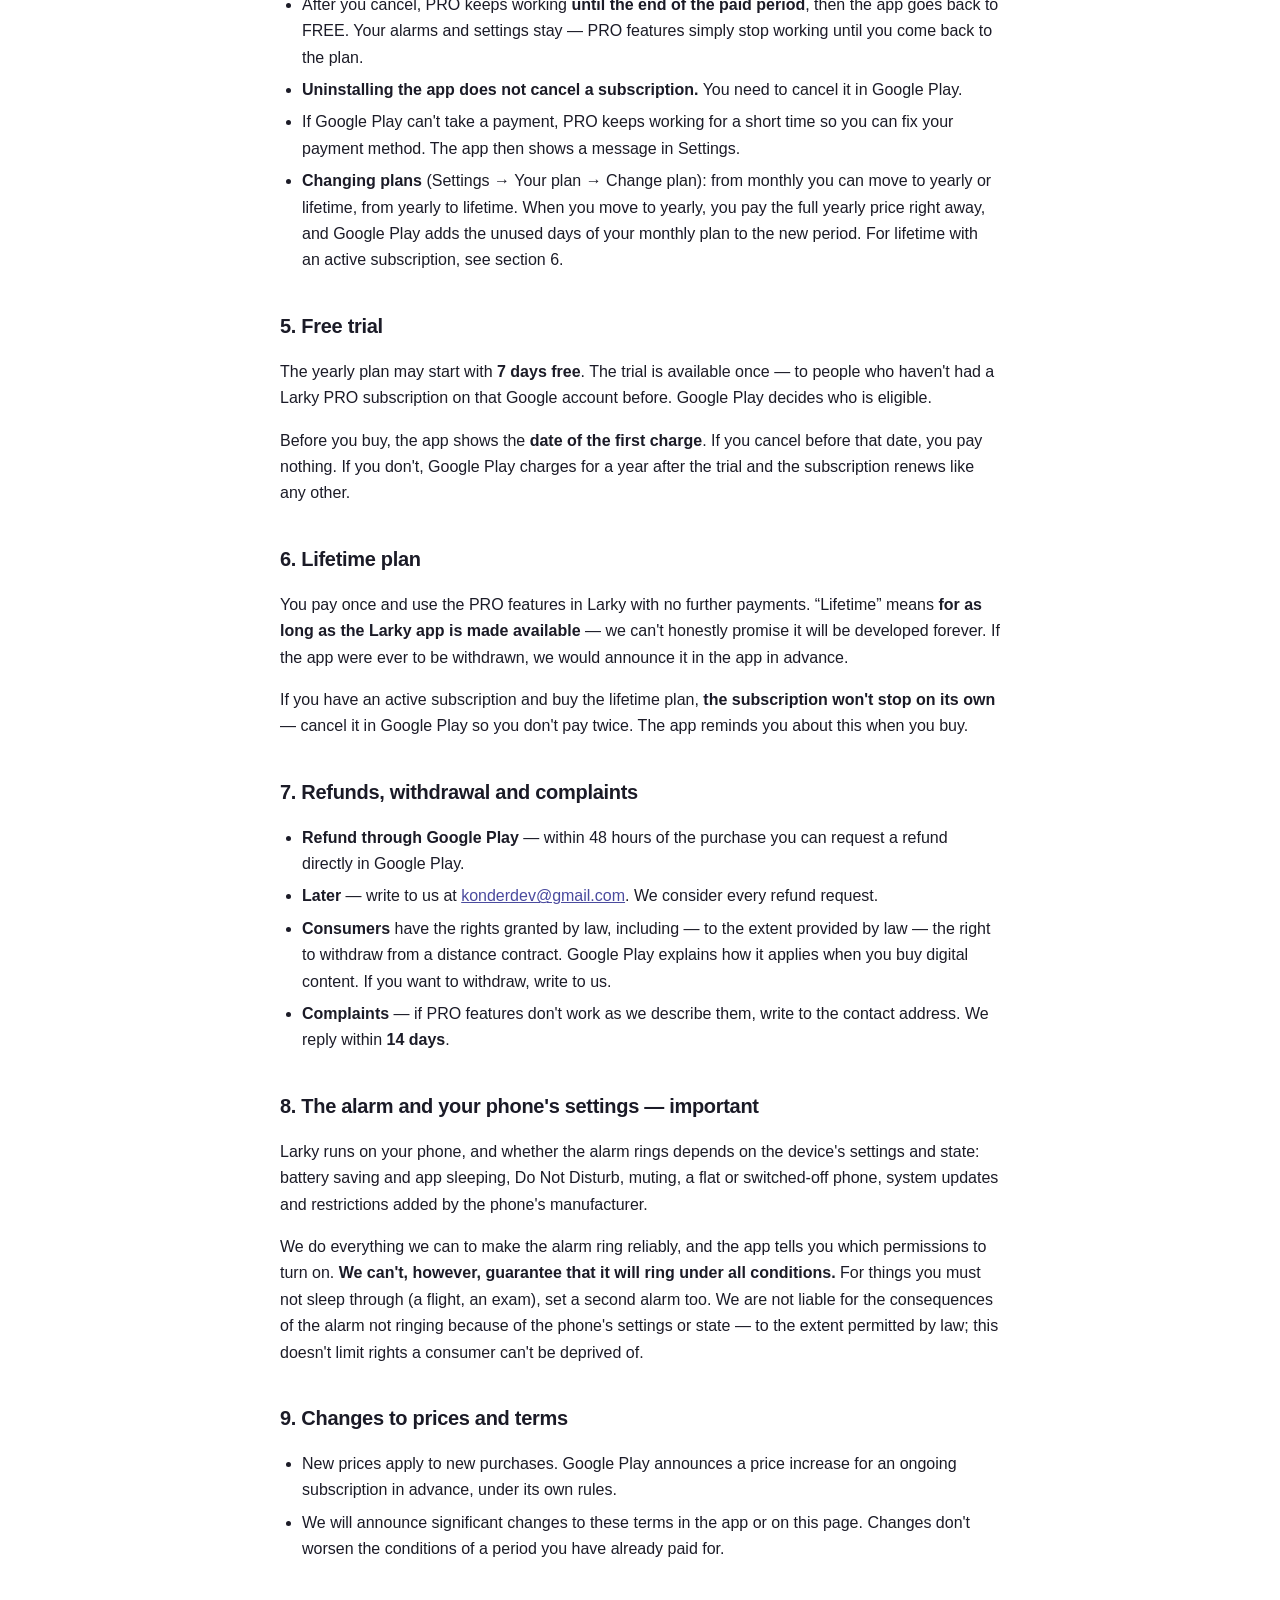
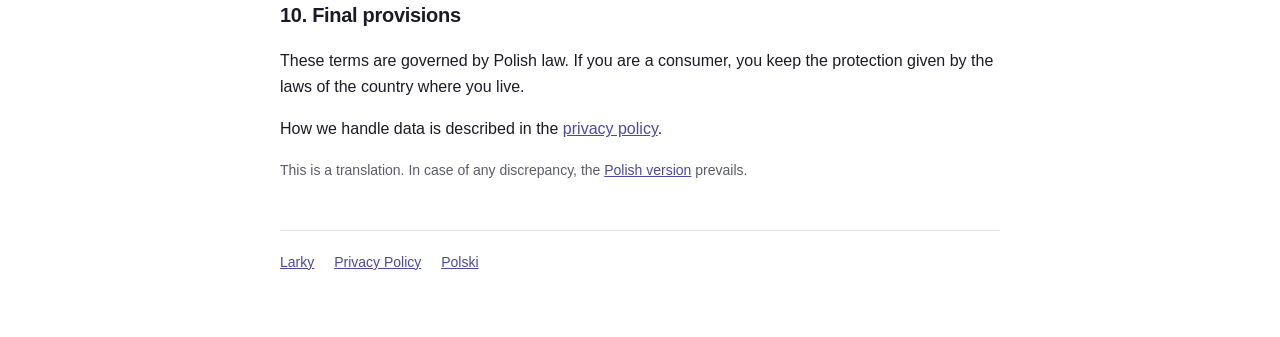
<file: docs/www/terms.html>
<!doctype html>
<html lang="en">
  <head>
    <meta charset="utf-8" />
    <meta name="viewport" content="width=device-width, initial-scale=1" />
    <title>Terms — Larky</title>
    <meta
      name="description"
      content="Larky terms: the PRO plan, subscriptions, free trial, lifetime plan, refunds and complaints."
    />
    <link rel="stylesheet" href="style.css" />
  </head>
  <body>
    <main>
      <header>
        <a class="brand" href="index.html">Larky</a>
        <p class="meta lang">
          <a href="regulamin.html">Polski</a> · <strong>English</strong>
        </p>
        <h1>Terms</h1>
        <p class="meta">
          Last updated: <strong>12 October 2026</strong><br />
          App: Larky (Android, <code>com.sonntech.larky</code>)<br />
          Seller: <strong>Sonntech Maciej Gierłachowski</strong><br />
          Address: <strong>ul. Legionowa 10 lok. 208, 15-099 Białystok, Poland</strong><br />
          Tax ID (NIP): <strong>5423486188</strong>, REGON: <strong>528840895</strong><br />
          Contact:
          <a href="mailto:konderdev@gmail.com">konderdev@gmail.com</a>
        </p>
      </header>

      <div class="lead">
        <p>
          Larky is an alarm clock that helps you actually get up. The basic
          version (<strong>FREE</strong>) is free, with no time limit and no
          ads. The <strong>PRO</strong> plan is paid and adds extra features.
        </p>
        <p>
          These terms describe how you can use the app and buy the PRO plan.
          By buying PRO you accept them together with the Google Play terms,
          through which the payment is made.
        </p>
      </div>

      <h2>1. What the PRO plan includes</h2>
      <p>The PRO plan unlocks in Larky, among other things:</p>
      <ul>
        <li>
          the full wake-up check (your own series of checks after you turn
          the alarm off, missions included),
        </li>
        <li>
          alarm escalation (full volume, stronger vibration and the torch
          when you don't react),
        </li>
        <li>the “Steps” mission,</li>
        <li>up to five missions per alarm (three in FREE),</li>
        <li>Deep Sleep (bedtime in sleep cycles and an evening reminder),</li>
        <li>30 and 180-day statistics (7 days in FREE).</li>
      </ul>
      <p>
        The current list of PRO features is always shown in the app, on the
        PRO screen, before you buy. Features may evolve; we don't take PRO
        features away during a period you have already paid for.
      </p>

      <h2>2. Plans and prices</h2>
      <ul>
        <li><strong>Monthly</strong> — a subscription that renews every month.</li>
        <li><strong>Yearly</strong> — a subscription that renews every year.</li>
        <li><strong>Lifetime</strong> — a one-time payment, no renewals.</li>
      </ul>
      <p>
        Prices in your currency are shown in the app and in Google Play
        before you buy. They include the taxes due in your country.
      </p>

      <h2>3. Purchase and payment</h2>
      <p>
        You buy the PRO plan in the app through <strong>Google Play</strong>,
        with your Google account. Google Play takes and settles the payment
        under its own terms — we never see or store your card or other
        payment details.
      </p>
      <p>
        A purchase belongs to your <strong>Google Play account</strong>, not
        to an account in the Larky app. On a new phone, sign in to Google
        Play with the same account — the app restores your plan by itself.
        If it doesn't, choose “Restore purchases” (Settings → Your plan).
      </p>

      <h2>4. Subscriptions</h2>
      <ul>
        <li>
          A subscription <strong>renews automatically</strong> for the next
          period (a month or a year) until you cancel it. Google Play charges
          for each period at its start.
        </li>
        <li>
          You can <strong>cancel at any time</strong> in Google Play
          (Payments &amp; subscriptions → Subscriptions) or from the app:
          Settings → Your plan → Manage in Google Play.
        </li>
        <li>
          After you cancel, PRO keeps working <strong>until the end of the
          paid period</strong>, then the app goes back to FREE. Your alarms
          and settings stay — PRO features simply stop working until you come
          back to the plan.
        </li>
        <li>
          <strong>Uninstalling the app does not cancel a subscription.</strong>
          You need to cancel it in Google Play.
        </li>
        <li>
          If Google Play can't take a payment, PRO keeps working for a short
          time so you can fix your payment method. The app then shows a
          message in Settings.
        </li>
        <li>
          <strong>Changing plans</strong> (Settings → Your plan → Change
          plan): from monthly you can move to yearly or lifetime, from yearly
          to lifetime. When you move to yearly, you pay the full yearly price
          right away, and Google Play adds the unused days of your monthly
          plan to the new period. For lifetime with an active subscription,
          see section 6.
        </li>
      </ul>

      <h2>5. Free trial</h2>
      <p>
        The yearly plan may start with <strong>7 days free</strong>. The
        trial is available once — to people who haven't had a Larky PRO
        subscription on that Google account before. Google Play decides who
        is eligible.
      </p>
      <p>
        Before you buy, the app shows the <strong>date of the first
        charge</strong>. If you cancel before that date, you pay nothing. If
        you don't, Google Play charges for a year after the trial and the
        subscription renews like any other.
      </p>

      <h2>6. Lifetime plan</h2>
      <p>
        You pay once and use the PRO features in Larky with no further
        payments. “Lifetime” means <strong>for as long as the Larky app is
        made available</strong> — we can't honestly promise it will be
        developed forever. If the app were ever to be withdrawn, we would
        announce it in the app in advance.
      </p>
      <p>
        If you have an active subscription and buy the lifetime plan,
        <strong>the subscription won't stop on its own</strong> — cancel it
        in Google Play so you don't pay twice. The app reminds you about this
        when you buy.
      </p>

      <h2>7. Refunds, withdrawal and complaints</h2>
      <ul>
        <li>
          <strong>Refund through Google Play</strong> — within 48 hours of the
          purchase you can request a refund directly in Google Play.
        </li>
        <li>
          <strong>Later</strong> — write to us at
          <a href="mailto:konderdev@gmail.com">konderdev@gmail.com</a>. We
          consider every refund request.
        </li>
        <li>
          <strong>Consumers</strong> have the rights granted by law,
          including — to the extent provided by law — the right to withdraw
          from a distance contract. Google Play explains how it applies when
          you buy digital content. If you want to withdraw, write to us.
        </li>
        <li>
          <strong>Complaints</strong> — if PRO features don't work as we
          describe them, write to the contact address. We reply within
          <strong>14 days</strong>.
        </li>
      </ul>

      <h2>8. The alarm and your phone's settings — important</h2>
      <p>
        Larky runs on your phone, and whether the alarm rings depends on the
        device's settings and state: battery saving and app sleeping, Do Not
        Disturb, muting, a flat or switched-off phone, system updates and
        restrictions added by the phone's manufacturer.
      </p>
      <p>
        We do everything we can to make the alarm ring reliably, and the app
        tells you which permissions to turn on. <strong>We can't, however,
        guarantee that it will ring under all conditions.</strong> For things
        you must not sleep through (a flight, an exam), set a second alarm
        too. We are not liable for the consequences of the alarm not ringing
        because of the phone's settings or state — to the extent permitted by
        law; this doesn't limit rights a consumer can't be deprived of.
      </p>

      <h2>9. Changes to prices and terms</h2>
      <ul>
        <li>
          New prices apply to new purchases. Google Play announces a price
          increase for an ongoing subscription in advance, under its own
          rules.
        </li>
        <li>
          We will announce significant changes to these terms in the app or
          on this page. Changes don't worsen the conditions of a period you
          have already paid for.
        </li>
      </ul>

      <h2>10. Final provisions</h2>
      <p>
        These terms are governed by Polish law. If you are a consumer, you
        keep the protection given by the laws of the country where you live.
      </p>
      <p>
        How we handle data is described in the
        <a href="privacy-policy.html">privacy policy</a>.
      </p>

      <p class="meta">
        This is a translation. In case of any discrepancy, the
        <a href="regulamin.html">Polish version</a> prevails.
      </p>

      <footer>
        <a href="index.html">Larky</a>
        <a href="privacy-policy.html">Privacy Policy</a>
        <a href="regulamin.html">Polski</a>
      </footer>
    </main>
  </body>
</html>
</file>
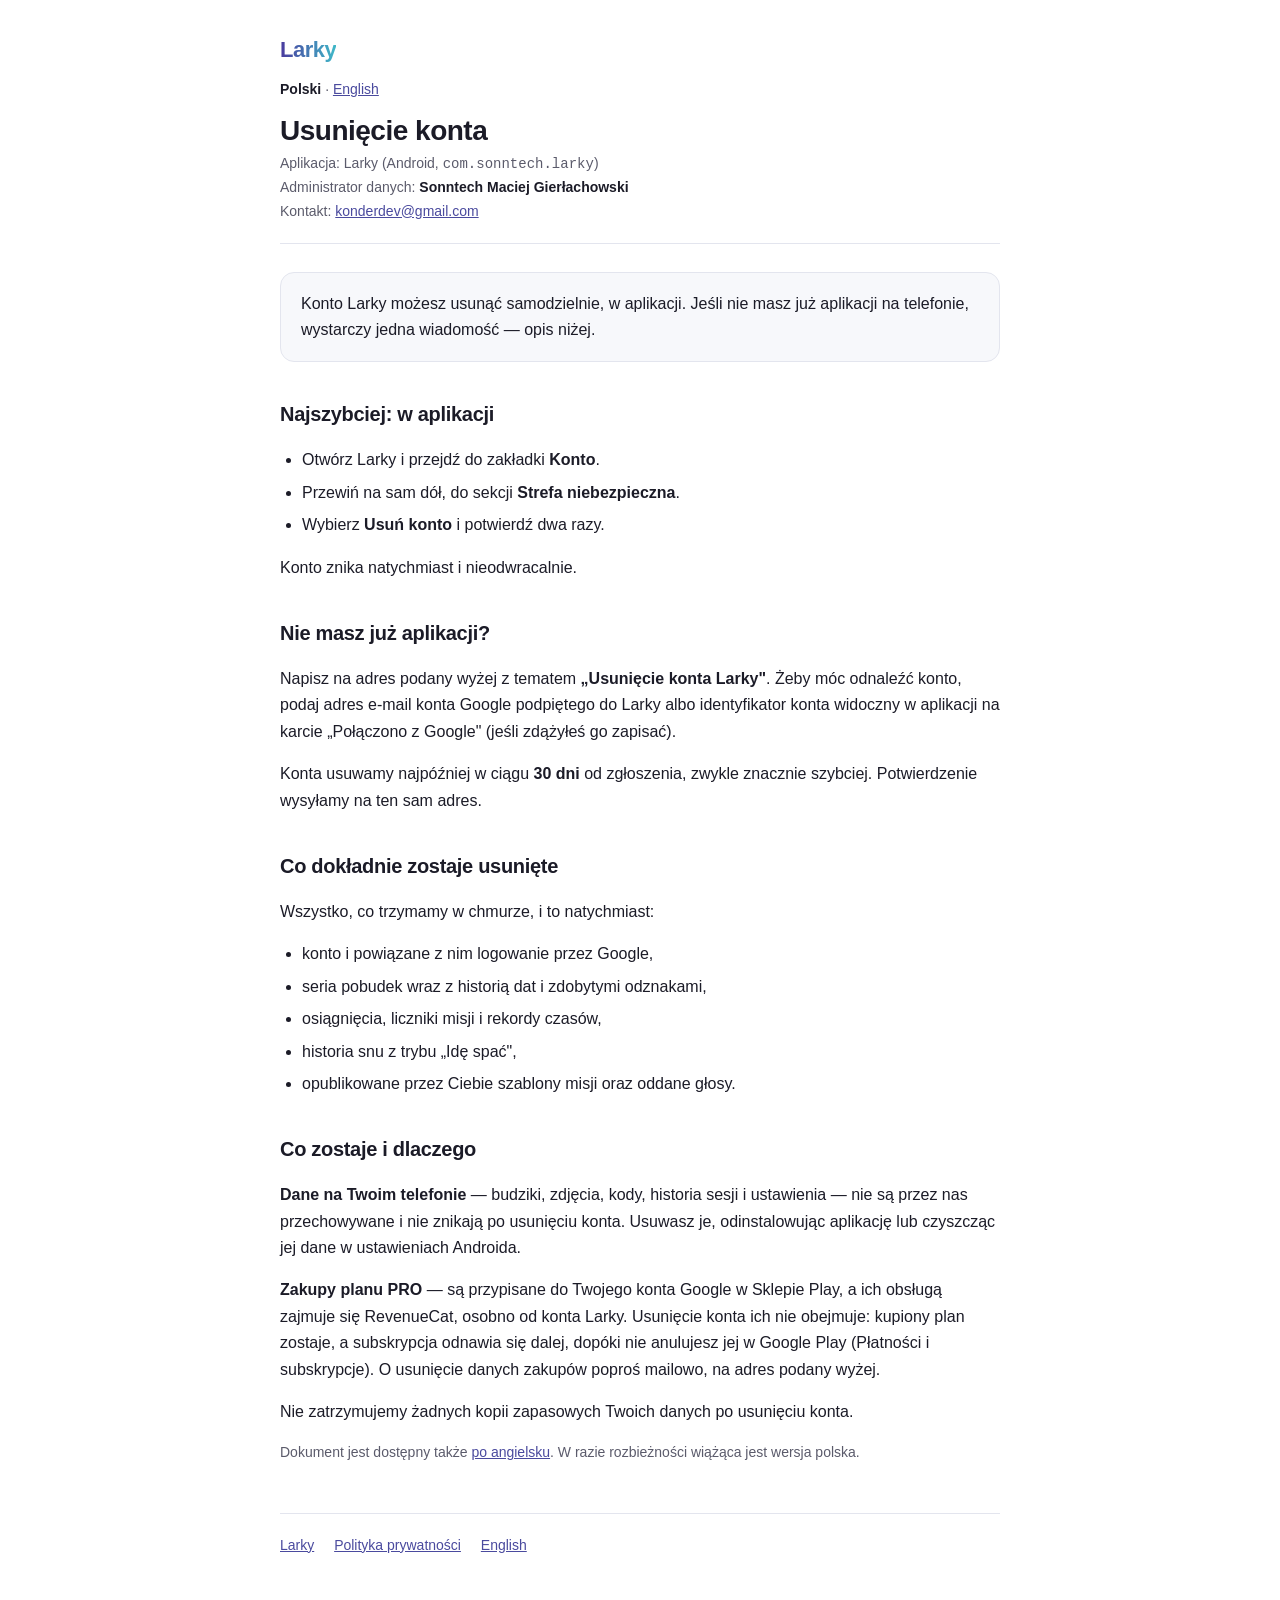
<file: docs/www/usuwanie-konta.html>
<!doctype html>
<html lang="pl">
  <head>
    <meta charset="utf-8" />
    <meta name="viewport" content="width=device-width, initial-scale=1" />
    <title>Usunięcie konta — Larky</title>
    <meta
      name="description"
      content="Jak usunąć konto Larky i wszystkie powiązane z nim dane — w aplikacji albo zgłoszeniem e-mail."
    />
    <link rel="stylesheet" href="style.css" />
  </head>
  <body>
    <main>
      <header>
        <a class="brand" href="index.html">Larky</a>
        <p class="meta lang">
          <strong>Polski</strong> · <a href="account-deletion.html">English</a>
        </p>
        <h1>Usunięcie konta</h1>
        <p class="meta">
          Aplikacja: Larky (Android, <code>com.sonntech.larky</code>)<br />
          Administrator danych: <strong>Sonntech Maciej Gierłachowski</strong
          ><br />
          Kontakt:
          <a href="mailto:konderdev@gmail.com">konderdev@gmail.com</a>
        </p>
      </header>

      <div class="lead">
        <p>
          Konto Larky możesz usunąć samodzielnie, w aplikacji. Jeśli nie masz
          już aplikacji na telefonie, wystarczy jedna wiadomość — opis niżej.
        </p>
      </div>

      <h2>Najszybciej: w aplikacji</h2>
      <ul>
        <li>Otwórz Larky i przejdź do zakładki <strong>Konto</strong>.</li>
        <li>
          Przewiń na sam dół, do sekcji <strong>Strefa niebezpieczna</strong>.
        </li>
        <li>Wybierz <strong>Usuń konto</strong> i potwierdź dwa razy.</li>
      </ul>
      <p>Konto znika natychmiast i nieodwracalnie.</p>

      <h2>Nie masz już aplikacji?</h2>
      <p>
        Napisz na adres podany wyżej z tematem
        <strong>„Usunięcie konta Larky"</strong>. Żeby móc odnaleźć konto,
        podaj adres e-mail konta Google podpiętego do Larky albo identyfikator
        konta widoczny w aplikacji na karcie „Połączono z Google" (jeśli
        zdążyłeś go zapisać).
      </p>
      <p>
        Konta usuwamy najpóźniej w ciągu <strong>30 dni</strong> od zgłoszenia,
        zwykle znacznie szybciej. Potwierdzenie wysyłamy na ten sam adres.
      </p>

      <h2>Co dokładnie zostaje usunięte</h2>
      <p>Wszystko, co trzymamy w chmurze, i to natychmiast:</p>
      <ul>
        <li>konto i powiązane z nim logowanie przez Google,</li>
        <li>seria pobudek wraz z historią dat i zdobytymi odznakami,</li>
        <li>osiągnięcia, liczniki misji i rekordy czasów,</li>
        <li>historia snu z trybu „Idę spać",</li>
        <li>opublikowane przez Ciebie szablony misji oraz oddane głosy.</li>
      </ul>

      <h2>Co zostaje i dlaczego</h2>
      <p>
        <strong>Dane na Twoim telefonie</strong> — budziki, zdjęcia, kody,
        historia sesji i ustawienia — nie są przez nas przechowywane i nie
        znikają po usunięciu konta. Usuwasz je, odinstalowując aplikację lub
        czyszcząc jej dane w ustawieniach Androida.
      </p>
      <p>
        <strong>Zakupy planu PRO</strong> — są przypisane do Twojego konta
        Google w Sklepie Play, a ich obsługą zajmuje się RevenueCat, osobno od
        konta Larky. Usunięcie konta ich nie obejmuje: kupiony plan zostaje,
        a subskrypcja odnawia się dalej, dopóki nie anulujesz jej w Google Play
        (Płatności i subskrypcje). O usunięcie danych zakupów poproś mailowo,
        na adres podany wyżej.
      </p>
      <p>
        Nie zatrzymujemy żadnych kopii zapasowych Twoich danych po usunięciu
        konta.
      </p>

      <p class="meta">
        Dokument jest dostępny także
        <a href="account-deletion.html">po angielsku</a>. W razie rozbieżności
        wiążąca jest wersja polska.
      </p>

      <footer>
        <a href="index.html">Larky</a>
        <a href="polityka-prywatnosci.html">Polityka prywatności</a>
        <a href="account-deletion.html">English</a>
      </footer>
    </main>
  </body>
</html>
</file>
<file: style.css>
/* Strona larkyapp.com. Jeden plik, zero zależności i zero zapytań do
   obcych serwerów (fonty systemowe), więc bez ciasteczek i banera zgód.
   Kolory z lib/theme.ts, motyw ciemny — jak grafiki w sklepie.
   HTML składa scripts/make_site.py; ten plik pisany ręcznie. */

:root {
  --bg: #1b1b27;
  --bg-alt: #20202f;
  --card: #26263a;
  --line: #36364d;
  --text: #f2ede2;
  --soft: #d9d3c6;
  --muted: #aaa396;
  --amber: #efa23c;
  --amber-text: #f1b45c;
  --gold: #f6c46a;
  --radius: 18px;
  --max: 1080px;
  color-scheme: dark;
}

* {
  box-sizing: border-box;
}

html {
  -webkit-text-size-adjust: 100%;
  scroll-behavior: smooth;
}

@media (prefers-reduced-motion: reduce) {
  html {
    scroll-behavior: auto;
  }
}

body {
  margin: 0;
  overflow-x: hidden;
  background: var(--bg);
  color: var(--text);
  font: 17px/1.6 system-ui, -apple-system, "Segoe UI", Roboto,
    "Helvetica Neue", Arial, sans-serif;
}

img {
  display: block;
  max-width: 100%;
  height: auto;
}

a {
  color: var(--amber-text);
}

a:hover {
  color: var(--gold);
}

:focus-visible {
  outline: 3px solid var(--gold);
  outline-offset: 3px;
  border-radius: 6px;
}

.wrap {
  max-width: var(--max);
  margin: 0 auto;
  padding: 0 20px;
}

/* --- nagłówek ----------------------------------------------------------- */

.top {
  display: flex;
  align-items: center;
  justify-content: space-between;
  gap: 16px;
  max-width: var(--max);
  margin: 0 auto;
  padding: 18px 20px;
}

.brand {
  display: flex;
  align-items: center;
  gap: 10px;
  color: var(--text);
  font-size: 1.25rem;
  font-weight: 800;
  text-decoration: none;
}

.brand:hover {
  color: var(--text);
}

.brand img {
  width: auto;
  height: 30px;
}

.langs {
  display: flex;
  gap: 4px;
}

.langs a {
  padding: 6px 11px;
  border-radius: 999px;
  color: var(--muted);
  font-size: 0.9rem;
  font-weight: 700;
  text-decoration: none;
}

.langs a:hover {
  color: var(--text);
}

.langs a[aria-current="page"] {
  background: var(--text);
  color: var(--bg);
}

/* --- sekcje ------------------------------------------------------------- */

section {
  padding: 64px 0;
}

.alt {
  background: var(--bg-alt);
  border-block: 1px solid #28283b;
}

h2 {
  margin: 0 0 14px;
  font-size: clamp(1.7rem, 3.6vw, 2.4rem);
  font-weight: 800;
  line-height: 1.15;
  letter-spacing: -0.3px;
  text-wrap: balance;
}

/* Bursztynowa kreska nad tytułem — ten sam akcent co w grafikach sklepu. */
h2::before {
  content: "";
  display: block;
  width: 56px;
  height: 4px;
  margin-bottom: 18px;
  border-radius: 2px;
  background: var(--amber);
}

h3 {
  margin: 0 0 6px;
  font-size: 1.12rem;
  line-height: 1.3;
}

.intro {
  max-width: 40em;
  margin: 0 0 28px;
  color: var(--muted);
}

.small {
  max-width: 46em;
  margin: 20px 0 0;
  color: var(--muted);
  font-size: 0.97rem;
}

.pro {
  display: inline-block;
  margin-left: 6px;
  padding: 2px 8px;
  border-radius: 999px;
  background: var(--amber);
  color: var(--bg);
  font-size: 0.72rem;
  font-weight: 800;
  letter-spacing: 0.5px;
  vertical-align: 2px;
}

/* --- hero --------------------------------------------------------------- */

.hero {
  padding: 24px 0 64px;
}

.hero .wrap {
  display: grid;
  align-items: center;
  gap: 48px;
}

@media (min-width: 860px) {
  .hero {
    padding: 48px 0 88px;
  }

  .hero .wrap {
    grid-template-columns: 1.2fr 0.8fr;
  }
}

.eyebrow {
  margin: 0 0 14px;
  color: var(--amber-text);
  font-size: 0.95rem;
  font-weight: 700;
  letter-spacing: 0.3px;
}

h1 {
  margin: 0 0 18px;
  font-size: clamp(2.3rem, 6vw, 3.9rem);
  font-weight: 800;
  line-height: 1.06;
  letter-spacing: -0.5px;
  text-wrap: balance;
}

.lead {
  max-width: 34em;
  margin: 0 0 30px;
  color: var(--soft);
  font-size: clamp(1.08rem, 2.2vw, 1.25rem);
}

.cta {
  display: flex;
  flex-wrap: wrap;
  align-items: center;
  gap: 14px 18px;
}

.btn {
  display: inline-flex;
  align-items: center;
  gap: 10px;
  padding: 15px 26px;
  border-radius: 999px;
  background: var(--amber);
  box-shadow: 0 8px 28px rgba(239, 162, 60, 0.25);
  color: var(--bg);
  font-size: 1.05rem;
  font-weight: 800;
  text-decoration: none;
}

.btn:hover {
  background: var(--gold);
  color: var(--bg);
}

.btn svg {
  width: 20px;
  height: 20px;
  flex: none;
}

.note {
  color: var(--muted);
  font-size: 0.95rem;
}

.phone {
  position: relative;
  justify-self: center;
  width: min(290px, 74vw);
}

/* Ciepły blask za telefonem, jak za logo w grafice promocyjnej. */
.phone::before {
  content: "";
  position: absolute;
  inset: -12% -24%;
  z-index: 0;
  background: radial-gradient(closest-side, rgba(239, 162, 60, 0.2), transparent 72%);
  pointer-events: none;
}

.phone img {
  position: relative;
  z-index: 1;
  border: 8px solid #101018;
  border-radius: 36px;
  box-shadow: 0 30px 80px rgba(0, 0, 0, 0.5), 0 0 0 1px var(--line);
}

/* --- jak to działa ------------------------------------------------------ */

.steps {
  display: grid;
  gap: 16px;
  margin: 28px 0 0;
  padding: 0;
  list-style: none;
  counter-reset: step;
}

@media (min-width: 760px) {
  .steps {
    grid-template-columns: repeat(3, 1fr);
  }
}

.steps li {
  padding: 24px;
  border: 1px solid var(--line);
  border-radius: var(--radius);
  background: var(--card);
  counter-increment: step;
}

.steps li::before {
  content: counter(step);
  display: grid;
  place-items: center;
  width: 36px;
  height: 36px;
  margin-bottom: 14px;
  border-radius: 50%;
  background: var(--amber);
  color: var(--bg);
  font-weight: 800;
}

.steps p,
.card p {
  margin: 0;
  color: var(--muted);
}

/* --- zrzuty ------------------------------------------------------------- */

.gallery {
  display: flex;
  gap: 18px;
  margin: 28px -20px 0;
  padding: 6px 20px 18px;
  overflow-x: auto;
  scroll-snap-type: x mandatory;
  scrollbar-color: var(--line) transparent;
  scrollbar-width: thin;
}

.gallery img {
  flex: 0 0 auto;
  width: 236px;
  border: 1px solid var(--line);
  border-radius: 18px;
  scroll-snap-align: center;
}

@media (min-width: 760px) {
  .gallery img {
    width: 270px;
  }
}

/* --- misje -------------------------------------------------------------- */

.missions {
  display: grid;
  gap: 12px;
  margin: 0;
  padding: 0;
  list-style: none;
}

@media (min-width: 620px) {
  .missions {
    grid-template-columns: repeat(2, 1fr);
  }
}

@media (min-width: 940px) {
  .missions {
    grid-template-columns: repeat(3, 1fr);
  }
}

.missions li {
  padding: 16px 18px;
  border: 1px solid var(--line);
  border-radius: 14px;
  background: var(--card);
}

.missions strong {
  display: block;
  font-size: 1.05rem;
}

.missions .desc {
  color: var(--muted);
  font-size: 0.97rem;
}

/* --- funkcje ------------------------------------------------------------ */

.cards {
  display: grid;
  gap: 14px;
}

/* Najwyżej dwie kolumny: opisy są kilkuzdaniowe, w czterech robiły się
   wąskie słupki tekstu. */
@media (min-width: 620px) {
  .cards {
    grid-template-columns: repeat(2, 1fr);
  }
}

.card {
  padding: 22px;
  border: 1px solid var(--line);
  border-radius: var(--radius);
  background: var(--card);
}

.card::before {
  content: "";
  display: block;
  width: 28px;
  height: 3px;
  margin-bottom: 14px;
  border-radius: 2px;
  background: var(--amber);
}

/* --- PRO ---------------------------------------------------------------- */

.plans {
  display: grid;
  gap: 16px;
}

@media (min-width: 760px) {
  .plans {
    grid-template-columns: 1fr 1fr;
  }
}

.plan {
  padding: 26px;
  border: 1px solid var(--line);
  border-radius: var(--radius);
  background: var(--card);
}

.plan.is-pro {
  border-color: rgba(239, 162, 60, 0.55);
  background: linear-gradient(180deg, rgba(239, 162, 60, 0.1), rgba(239, 162, 60, 0.02)),
    var(--card);
}

.plan h3 {
  margin: 0 0 2px;
  font-size: 1.4rem;
}

.plan .sub {
  margin: 0 0 18px;
  color: var(--muted);
}

.checks {
  display: grid;
  gap: 10px;
  margin: 0;
  padding: 0;
  list-style: none;
}

.checks li {
  position: relative;
  padding-left: 30px;
}

.checks li::before {
  content: "";
  position: absolute;
  top: 0.42em;
  left: 3px;
  width: 13px;
  height: 7px;
  border-bottom: 3px solid var(--amber);
  border-left: 3px solid var(--amber);
  transform: rotate(-45deg);
}

/* --- prywatność --------------------------------------------------------- */

.narrow {
  max-width: 800px;
}

.checks.big {
  gap: 14px;
  font-size: 1.05rem;
}

.links {
  margin: 26px 0 0;
}

/* --- pytania ------------------------------------------------------------ */

.faq {
  display: grid;
  gap: 10px;
  max-width: 800px;
}

.faq details {
  padding: 0 20px;
  border: 1px solid var(--line);
  border-radius: 14px;
  background: var(--card);
}

.faq summary {
  display: flex;
  justify-content: space-between;
  gap: 16px;
  padding: 18px 0;
  font-weight: 700;
  list-style: none;
  cursor: pointer;
}

.faq summary::-webkit-details-marker {
  display: none;
}

.faq summary::after {
  content: "+";
  color: var(--amber-text);
  font-size: 1.3rem;
  font-weight: 800;
  line-height: 1;
}

.faq details[open] summary::after {
  content: "\2013";
}

.faq details p {
  margin: 0 0 18px;
  color: var(--muted);
}

/* --- zakończenie i stopka ----------------------------------------------- */

.final {
  padding: 80px 0 88px;
  text-align: center;
}

.final img {
  width: 150px;
  margin: 0 auto 26px;
}

.final h2::before {
  margin-inline: auto;
}

.final h2 {
  margin-bottom: 30px;
}

footer {
  padding: 34px 0 44px;
  border-top: 1px solid #28283b;
  color: var(--muted);
  font-size: 0.92rem;
}

footer .wrap {
  display: grid;
  gap: 10px;
}

footer nav {
  display: flex;
  flex-wrap: wrap;
  gap: 8px 20px;
  margin-bottom: 6px;
}

footer a {
  color: var(--text);
  text-decoration: none;
}

footer a:hover {
  color: var(--text);
  text-decoration: underline;
}

footer p {
  margin: 0;
}

/* --- 404 ---------------------------------------------------------------- */

.lost {
  padding: 96px 0;
  text-align: center;
}

.lost img {
  width: 150px;
  margin: 0 auto 28px;
}

.lost h1 {
  font-size: clamp(1.8rem, 5vw, 2.6rem);
}

.lost p {
  display: flex;
  flex-wrap: wrap;
  justify-content: center;
  gap: 10px 22px;
}
</file>
<file: docs/www/style.css>
/* Wspólny styl stron prawnych Larky. Jeden plik, zero zależności —
   wrzucasz katalog na dowolny hosting statyczny i działa. */

:root {
  --bg: #ffffff;
  --card: #f7f8fb;
  --text: #1b1b27;
  --muted: #5b5b6b;
  --line: #e3e5ee;
  --accent: #4a4a9e;
  --accent-soft: #ececf8;
}

@media (prefers-color-scheme: dark) {
  :root {
    --bg: #1b1b27;
    --card: #23233180;
    --text: #f2f2f7;
    --muted: #a5a5b8;
    --line: #33334a;
    --accent: #8ad6dd;
    --accent-soft: #23233a;
  }
}

* {
  box-sizing: border-box;
}

body {
  margin: 0;
  padding: 32px 20px 64px;
  background: var(--bg);
  color: var(--text);
  font: 16px/1.65 -apple-system, BlinkMacSystemFont, "Segoe UI", Roboto,
    "Helvetica Neue", Arial, sans-serif;
  -webkit-text-size-adjust: 100%;
}

main {
  max-width: 720px;
  margin: 0 auto;
}

header {
  border-bottom: 1px solid var(--line);
  padding-bottom: 20px;
  margin-bottom: 28px;
}

.brand {
  display: inline-block;
  font-weight: 800;
  letter-spacing: -0.5px;
  font-size: 22px;
  background: linear-gradient(90deg, #4a3a9e, #3fb8c8);
  -webkit-background-clip: text;
  background-clip: text;
  color: transparent;
  text-decoration: none;
}

h1 {
  font-size: 28px;
  line-height: 1.25;
  margin: 12px 0 4px;
  letter-spacing: -0.5px;
}

h2 {
  font-size: 20px;
  margin: 36px 0 10px;
  letter-spacing: -0.3px;
}

h3 {
  font-size: 16px;
  margin: 24px 0 6px;
  color: var(--muted);
  text-transform: uppercase;
  letter-spacing: 0.6px;
}

.meta {
  color: var(--muted);
  font-size: 14px;
  margin: 0;
}

.meta strong {
  color: var(--text);
}

.lead {
  background: var(--card);
  border: 1px solid var(--line);
  border-radius: 14px;
  padding: 18px 20px;
  margin: 24px 0;
}

.lead p:first-child {
  margin-top: 0;
}
.lead p:last-child {
  margin-bottom: 0;
}

.fill {
  background: var(--accent-soft);
  border-radius: 6px;
  padding: 1px 7px;
  font-weight: 700;
  font-size: 0.92em;
  color: var(--accent);
}

ul {
  padding-left: 22px;
}

li {
  margin: 6px 0;
}

a {
  color: var(--accent);
}

hr {
  border: none;
  border-top: 1px solid var(--line);
  margin: 40px 0;
}

footer {
  margin-top: 48px;
  padding-top: 20px;
  border-top: 1px solid var(--line);
  color: var(--muted);
  font-size: 14px;
}

footer a {
  margin-right: 16px;
}

/* Przelacznik jezyka nad tytulem */
.lang {
  margin: 10px 0 0;
  font-size: 14px;
}
</file>
